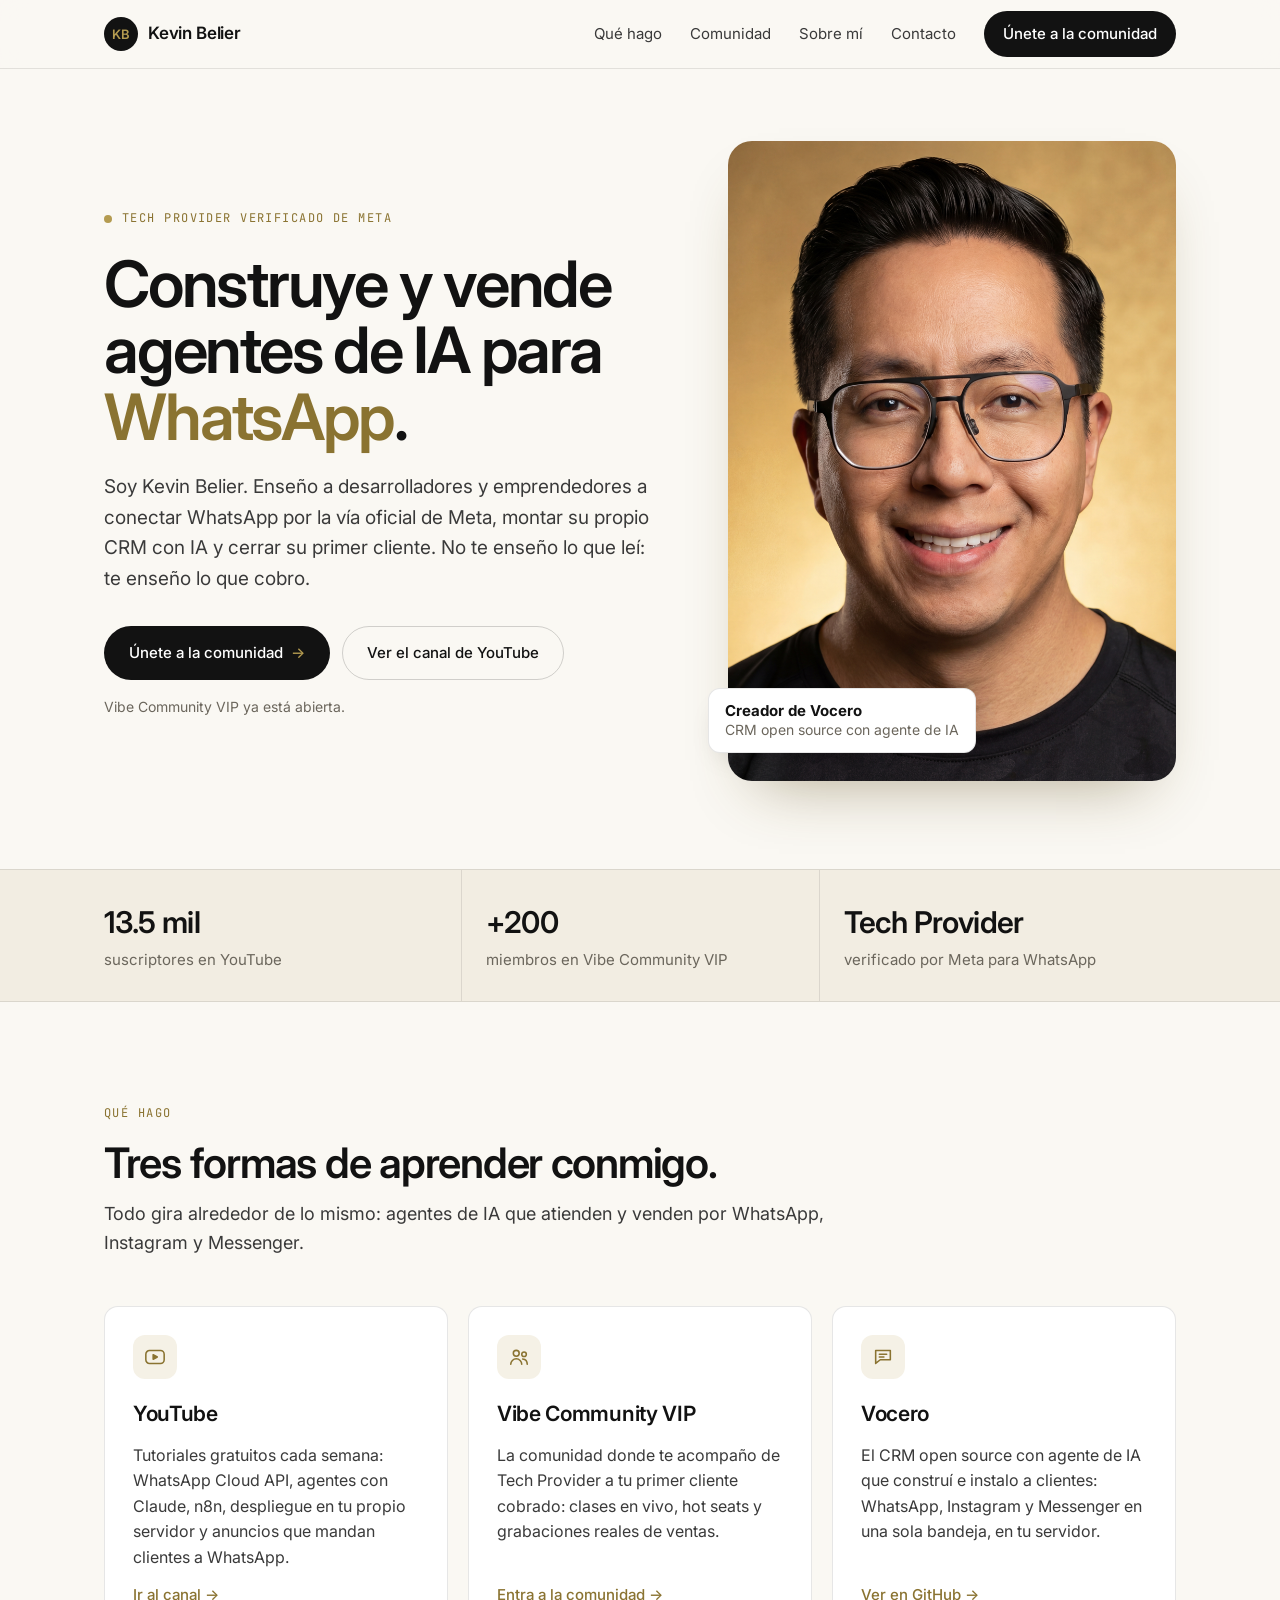
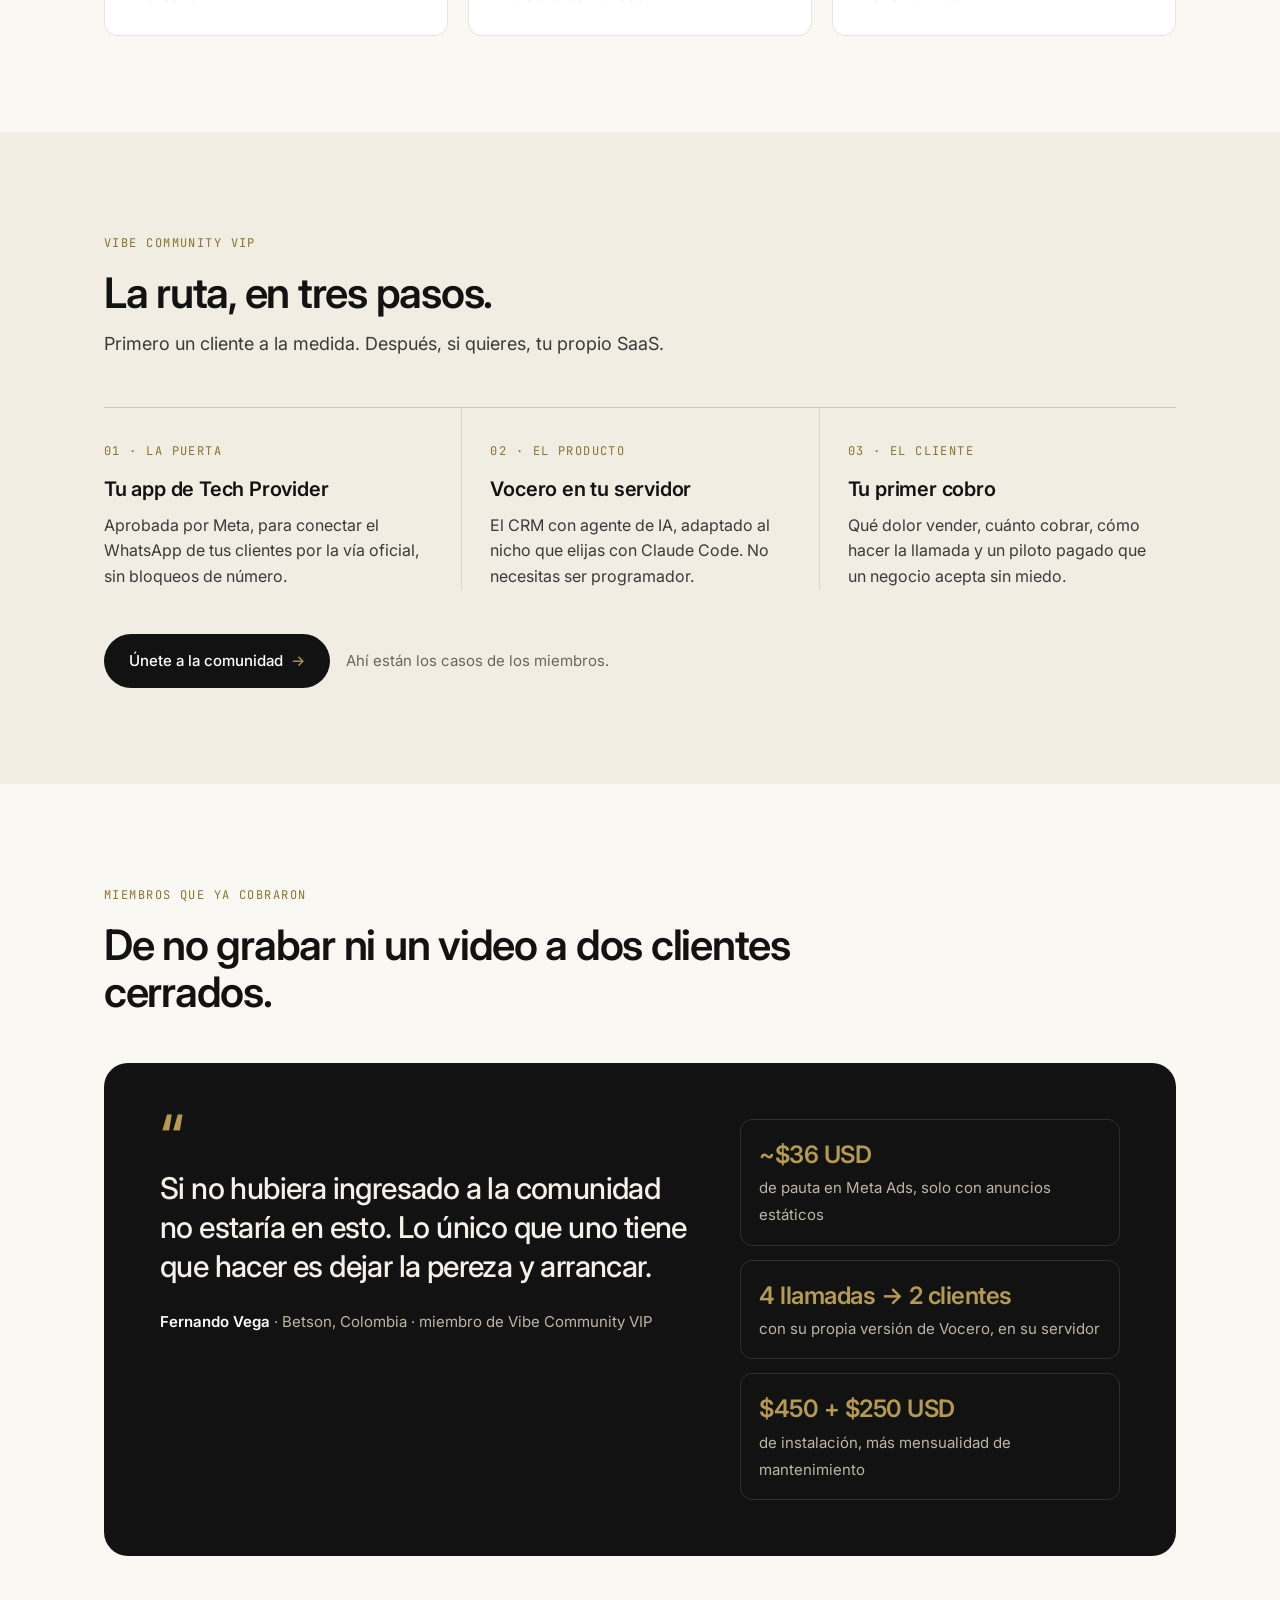
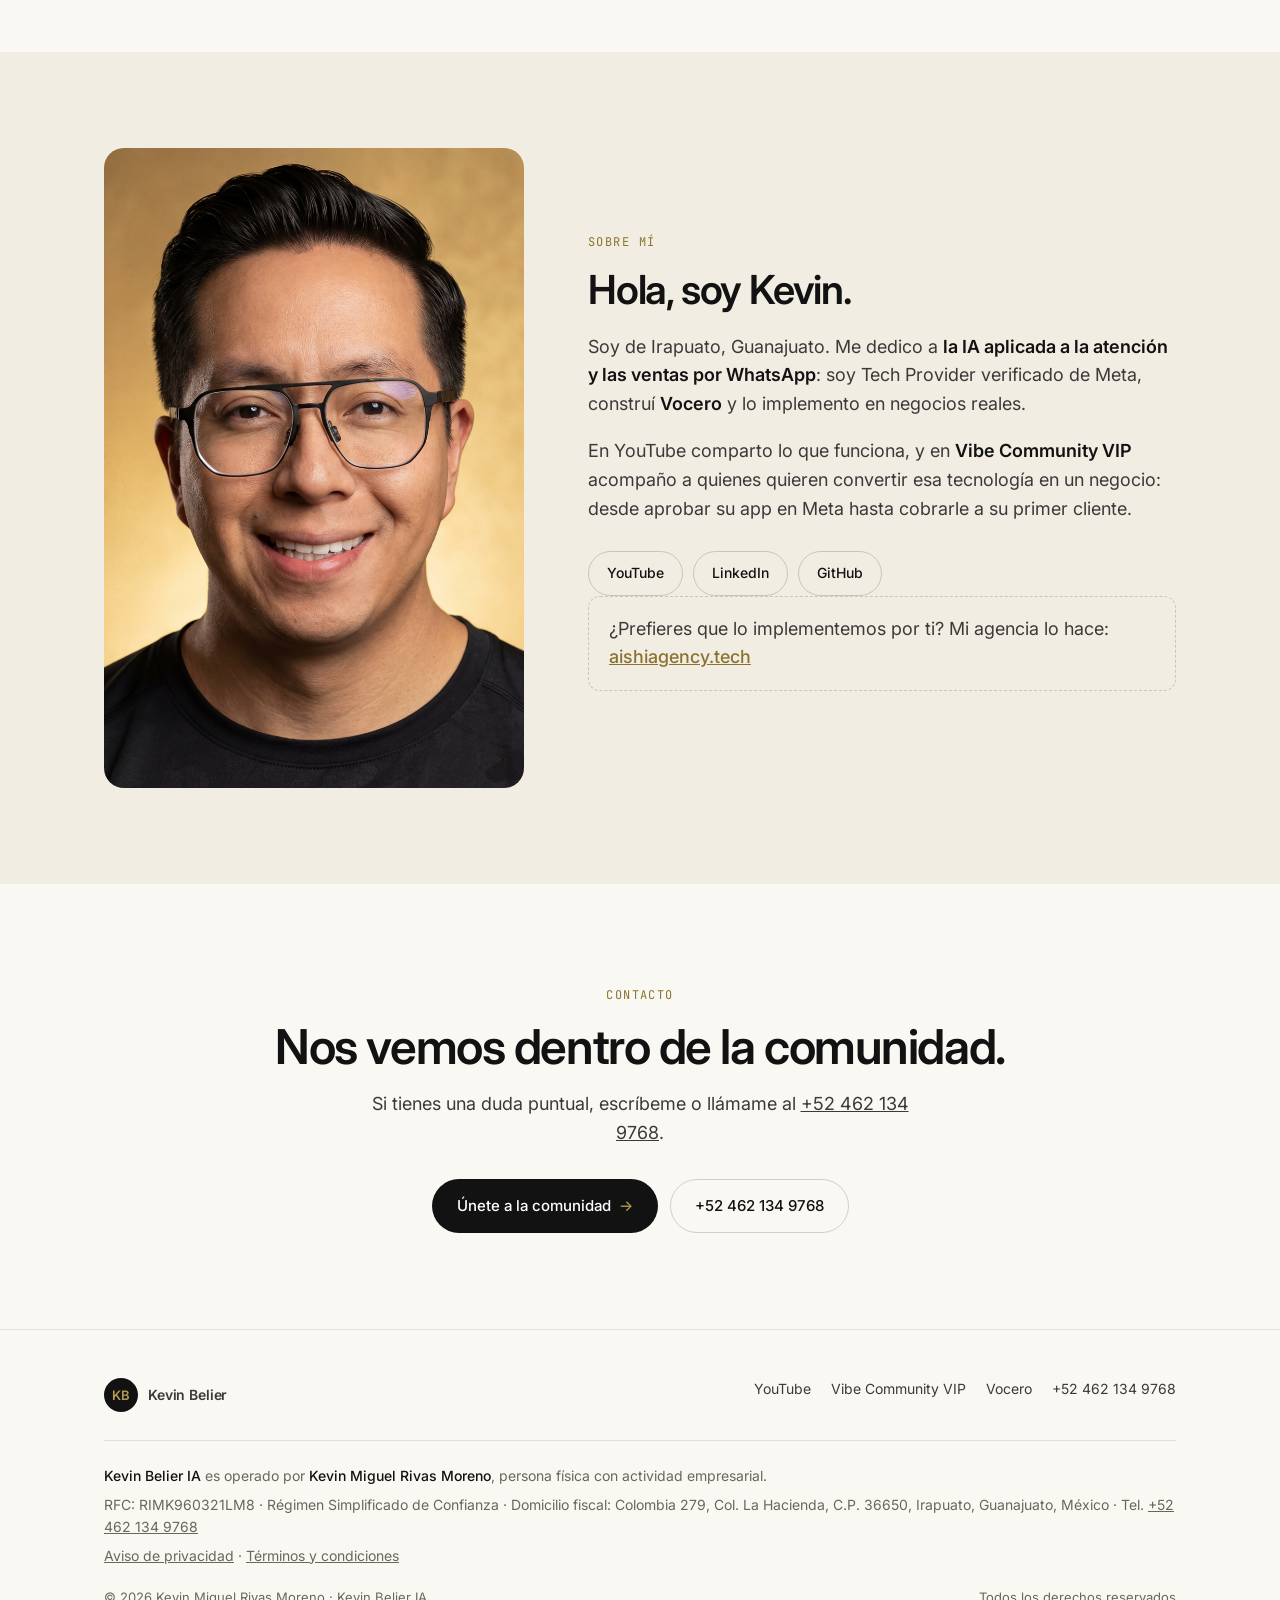
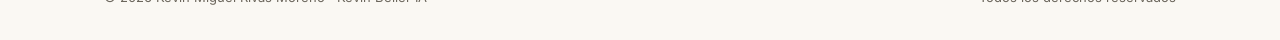
<file: index.html>
<!DOCTYPE html>
<html lang="es">
<head>
  <meta charset="UTF-8" />
  <meta name="viewport" content="width=device-width, initial-scale=1.0" />
  <title>Kevin Belier — IA aplicada a WhatsApp y Meta</title>
  <meta name="description" content="Kevin Belier: Tech Provider verificado de Meta, creador de Vocero y fundador de Vibe Community VIP. Te enseño a construir y vender agentes de IA para WhatsApp." />
  <link rel="canonical" href="https://kevinbelier.cloud/" />
  <meta name="facebook-domain-verification" content="0sxdfa99crf13tkqvoab6es8b2l35t" />
  <link rel="icon" href="data:image/svg+xml,%3Csvg xmlns='http://www.w3.org/2000/svg' viewBox='0 0 64 64'%3E%3Ccircle cx='32' cy='32' r='32' fill='%23121212'/%3E%3Ctext x='32' y='41' font-family='Arial,sans-serif' font-size='26' font-weight='700' fill='%23B49B50' text-anchor='middle'%3EKB%3C/text%3E%3C/svg%3E" />

  <meta property="og:title" content="Kevin Belier — IA aplicada a WhatsApp y Meta" />
  <meta property="og:description" content="Tech Provider verificado de Meta, creador de Vocero y fundador de Vibe Community VIP." />
  <meta property="og:image" content="https://kevinbelier.cloud/assets/kevin.png" />
  <meta property="og:url" content="https://kevinbelier.cloud/" />

  <link rel="preconnect" href="https://fonts.googleapis.com" />
  <link rel="preconnect" href="https://fonts.gstatic.com" crossorigin />
  <link href="https://fonts.googleapis.com/css2?family=Inter:wght@400;500;600&family=JetBrains+Mono:wght@400;500&display=swap" rel="stylesheet" />
  <link rel="stylesheet" href="/css/site.css?v=202609221118" />
  <script>document.documentElement.classList.add('js');</script>

  <script type="application/ld+json">
  {"@context":"https://schema.org","@type":"Person","name":"Kevin Belier","alternateName":"Kevin Belier IA","url":"https://kevinbelier.cloud/","image":"https://kevinbelier.cloud/assets/kevin.png","jobTitle":"Tech Provider de Meta y creador de contenido sobre IA","sameAs":["https://www.youtube.com/@KevinBelier","https://www.skool.com/vibe-community-vip","https://linkedin.com/in/kevinrivm","https://github.com/kevinrivm"],"telephone":"+52 462 134 9768","address":{"@type":"PostalAddress","streetAddress":"Colombia 279, Col. La Hacienda","addressLocality":"Irapuato","addressRegion":"Guanajuato","postalCode":"36650","addressCountry":"MX"}}
  </script>
</head>
<body>

  <!-- NAV -->
  <nav class="nav">
    <div class="shell nav-inner">
      <a href="/" class="brand" aria-label="Kevin Belier — inicio">
        <span class="brand-mark">KB</span>
        <span>Kevin Belier</span>
      </a>
      <button class="nav-toggle" id="navToggle" aria-label="Abrir menú" aria-expanded="false">
        <span></span><span></span><span></span>
      </button>
      <ul class="nav-links" id="navLinks">
        <li><a href="#que-hago">Qué hago</a></li>
        <li><a href="#comunidad">Comunidad</a></li>
        <li><a href="#sobre-mi">Sobre mí</a></li>
        <li><a href="#contacto">Contacto</a></li>
        <li><a href="/comunidad" class="btn btn-primary btn-sm">Únete a la comunidad</a></li>
      </ul>
    </div>
  </nav>

  <!-- HERO -->
  <header class="hero">
    <div class="shell hero-grid">
      <div>
        <span class="eyebrow mono reveal">Tech Provider verificado de Meta</span>
        <h1 class="reveal">Construye y vende agentes de IA para <span class="gold">WhatsApp</span>.</h1>
        <p class="hero-lede reveal">Soy Kevin Belier. Enseño a desarrolladores y emprendedores a conectar WhatsApp por la vía oficial de Meta, montar su propio CRM con IA y cerrar su primer cliente. No te enseño lo que leí: te enseño lo que cobro.</p>
        <div class="hero-actions reveal">
          <a href="/comunidad" class="btn btn-primary">Únete a la comunidad <span class="arrow">→</span></a>
          <a href="https://www.youtube.com/@KevinBelier" target="_blank" rel="noopener" class="btn btn-ghost">Ver el canal de YouTube</a>
        </div>
        <p class="hero-note reveal">Vibe Community VIP ya está abierta.</p>
      </div>
      <div class="hero-photo reveal">
        <img src="/assets/kevin.png" alt="Kevin Belier" width="640" height="640" />
        <div class="hero-badge">
          <strong>Creador de Vocero</strong>
          <span>CRM open source con agente de IA</span>
        </div>
      </div>
    </div>
  </header>

  <!-- STATS -->
  <section class="stats" aria-label="En números">
    <div class="shell stats-grid">
      <div class="stat"><span class="stat-num">13.5 mil</span><span class="stat-label">suscriptores en YouTube</span></div>
      <div class="stat"><span class="stat-num">+200</span><span class="stat-label">miembros en Vibe Community VIP</span></div>
      <div class="stat"><span class="stat-num">Tech Provider</span><span class="stat-label">verificado por Meta para WhatsApp</span></div>
    </div>
  </section>

  <!-- QUÉ HAGO -->
  <section class="section" id="que-hago">
    <div class="shell">
      <div class="section-head reveal">
        <span class="mono gold">Qué hago</span>
        <h2>Tres formas de aprender conmigo.</h2>
        <p>Todo gira alrededor de lo mismo: agentes de IA que atienden y venden por WhatsApp, Instagram y Messenger.</p>
      </div>

      <div class="cards">
        <article class="card reveal">
          <div class="card-icon"><svg viewBox="0 0 24 24" fill="none" stroke="currentColor" stroke-width="1.7" stroke-linecap="round" stroke-linejoin="round"><rect x="2" y="5" width="20" height="14" rx="4"/><path d="M10 9.5v5l4.5-2.5z" fill="currentColor"/></svg></div>
          <h3>YouTube</h3>
          <p>Tutoriales gratuitos cada semana: WhatsApp Cloud API, agentes con Claude, n8n, despliegue en tu propio servidor y anuncios que mandan clientes a WhatsApp.</p>
          <a class="card-link" href="https://www.youtube.com/@KevinBelier" target="_blank" rel="noopener">Ir al canal →</a>
        </article>

        <article class="card reveal">
          <div class="card-icon"><svg viewBox="0 0 24 24" fill="none" stroke="currentColor" stroke-width="1.7" stroke-linecap="round" stroke-linejoin="round"><circle cx="9" cy="8" r="3.2"/><path d="M3 20c0-3.3 2.7-6 6-6s6 2.7 6 6"/><circle cx="17.5" cy="9" r="2.5"/><path d="M16 14.2c2.9.3 5 2.6 5 5.8"/></svg></div>
          <h3>Vibe Community VIP</h3>
          <p>La comunidad donde te acompaño de Tech Provider a tu primer cliente cobrado: clases en vivo, hot seats y grabaciones reales de ventas.</p>
          <a class="card-link" href="/comunidad">Entra a la comunidad →</a>
        </article>

        <article class="card reveal">
          <div class="card-icon"><svg viewBox="0 0 24 24" fill="none" stroke="currentColor" stroke-width="1.7" stroke-linecap="round" stroke-linejoin="round"><path d="M4 5h16v10H9l-5 4z"/><path d="M8 9h8M8 12h5"/></svg></div>
          <h3>Vocero</h3>
          <p>El CRM open source con agente de IA que construí e instalo a clientes: WhatsApp, Instagram y Messenger en una sola bandeja, en tu servidor.</p>
          <a class="card-link" href="https://github.com/kevinrivm/vocero-crm" target="_blank" rel="noopener">Ver en GitHub →</a>
        </article>
      </div>
    </div>
  </section>

  <!-- COMUNIDAD / RUTA -->
  <section class="section section-alt" id="comunidad">
    <div class="shell">
      <div class="section-head reveal">
        <span class="mono gold">Vibe Community VIP</span>
        <h2>La ruta, en tres pasos.</h2>
        <p>Primero un cliente a la medida. Después, si quieres, tu propio SaaS.</p>
      </div>

      <div class="steps">
        <div class="step reveal">
          <span class="mono step-num">01 · La puerta</span>
          <h3>Tu app de Tech Provider</h3>
          <p>Aprobada por Meta, para conectar el WhatsApp de tus clientes por la vía oficial, sin bloqueos de número.</p>
        </div>
        <div class="step reveal">
          <span class="mono step-num">02 · El producto</span>
          <h3>Vocero en tu servidor</h3>
          <p>El CRM con agente de IA, adaptado al nicho que elijas con Claude Code. No necesitas ser programador.</p>
        </div>
        <div class="step reveal">
          <span class="mono step-num">03 · El cliente</span>
          <h3>Tu primer cobro</h3>
          <p>Qué dolor vender, cuánto cobrar, cómo hacer la llamada y un piloto pagado que un negocio acepta sin miedo.</p>
        </div>
      </div>

      <div class="steps-cta reveal">
        <a href="/comunidad" class="btn btn-primary">Únete a la comunidad <span class="arrow">→</span></a>
        <p>Ahí están los casos de los miembros.</p>
      </div>
    </div>
  </section>

  <!-- TESTIMONIO -->
  <section class="section" id="casos">
    <div class="shell">
      <div class="section-head reveal">
        <span class="mono gold">Miembros que ya cobraron</span>
        <h2>De no grabar ni un video a dos clientes cerrados.</h2>
      </div>

      <div class="testimonial reveal">
        <div>
          <blockquote>Si no hubiera ingresado a la comunidad no estaría en esto. Lo único que uno tiene que hacer es dejar la pereza y arrancar.</blockquote>
          <p class="testimonial-author"><strong>Fernando Vega</strong> · Betson, Colombia · miembro de Vibe Community VIP</p>
        </div>
        <ul class="testimonial-facts">
          <li><strong>~$36 USD</strong><span>de pauta en Meta Ads, solo con anuncios estáticos</span></li>
          <li><strong>4 llamadas → 2 clientes</strong><span>con su propia versión de Vocero, en su servidor</span></li>
          <li><strong>$450 + $250 USD</strong><span>de instalación, más mensualidad de mantenimiento</span></li>
        </ul>
      </div>
    </div>
  </section>

  <!-- SOBRE MÍ -->
  <section class="section section-alt" id="sobre-mi">
    <div class="shell about">
      <div class="about-photo reveal">
        <img src="/assets/kevin.png" alt="Kevin Belier" loading="lazy" width="640" height="640" />
      </div>
      <div class="about-text reveal">
        <span class="mono gold">Sobre mí</span>
        <h2 style="font-size:clamp(28px,3.6vw,40px);letter-spacing:-.03em;line-height:1.12;margin:14px 0 20px;font-weight:600">Hola, soy Kevin.</h2>
        <p>Soy de Irapuato, Guanajuato. Me dedico a <strong>la IA aplicada a la atención y las ventas por WhatsApp</strong>: soy Tech Provider verificado de Meta, construí <strong>Vocero</strong> y lo implemento en negocios reales.</p>
        <p>En YouTube comparto lo que funciona, y en <strong>Vibe Community VIP</strong> acompaño a quienes quieren convertir esa tecnología en un negocio: desde aprobar su app en Meta hasta cobrarle a su primer cliente.</p>
        <div class="about-links">
          <a class="btn btn-ghost btn-sm" href="https://www.youtube.com/@KevinBelier" target="_blank" rel="noopener">YouTube</a>
          <a class="btn btn-ghost btn-sm" href="https://linkedin.com/in/kevinrivm" target="_blank" rel="noopener">LinkedIn</a>
          <a class="btn btn-ghost btn-sm" href="https://github.com/kevinrivm" target="_blank" rel="noopener">GitHub</a>
        </div>
        <p class="agency-note">¿Prefieres que lo implementemos por ti? Mi agencia lo hace: <a href="https://aishiagency.tech" target="_blank" rel="noopener">aishiagency.tech</a></p>
      </div>
    </div>
  </section>

  <!-- CTA FINAL / CONTACTO -->
  <section class="section final-cta" id="contacto">
    <div class="shell reveal">
      <span class="mono gold">Contacto</span>
      <h2>Nos vemos dentro de la comunidad.</h2>
      <p>Si tienes una duda puntual, escríbeme o llámame al <a href="tel:+524621349768">+52 462 134 9768</a>.</p>
      <div class="hero-actions">
        <a href="/comunidad" class="btn btn-primary">Únete a la comunidad <span class="arrow">→</span></a>
        <a href="tel:+524621349768" class="btn btn-ghost">+52 462 134 9768</a>
      </div>
    </div>
  </section>

  <!-- FOOTER -->
  <footer class="footer">
    <div class="shell">
      <div class="footer-top">
        <a href="/" class="brand"><span class="brand-mark">KB</span><span>Kevin Belier</span></a>
        <ul>
          <li><a href="https://www.youtube.com/@KevinBelier" target="_blank" rel="noopener">YouTube</a></li>
          <li><a href="https://www.skool.com/vibe-community-vip" target="_blank" rel="noopener">Vibe Community VIP</a></li>
          <li><a href="https://github.com/kevinrivm/vocero-crm" target="_blank" rel="noopener">Vocero</a></li>
          <li><a href="tel:+524621349768">+52 462 134 9768</a></li>
        </ul>
      </div>
      <div class="footer-legal">
        <p><strong>Kevin Belier IA</strong> es operado por <strong>Kevin Miguel Rivas Moreno</strong>, persona física con actividad empresarial.</p>
        <p>RFC: RIMK960321LM8 · Régimen Simplificado de Confianza · Domicilio fiscal: Colombia 279, Col. La Hacienda, C.P. 36650, Irapuato, Guanajuato, México · Tel. <a href="tel:+524621349768">+52 462 134 9768</a></p>
        <p><a href="/aviso-de-privacidad/">Aviso de privacidad</a> · <a href="/terminos/">Términos y condiciones</a></p>
      </div>
      <div class="footer-bottom">
        <span>© 2026 Kevin Miguel Rivas Moreno · Kevin Belier IA</span>
        <span>Todos los derechos reservados</span>
      </div>
    </div>
  </footer>

  <script>
    (function () {
      var t = document.getElementById('navToggle'), l = document.getElementById('navLinks');
      t.addEventListener('click', function () {
        var open = l.classList.toggle('open');
        t.setAttribute('aria-expanded', open ? 'true' : 'false');
      });
      l.addEventListener('click', function (e) { if (e.target.tagName === 'A') l.classList.remove('open'); });
      var els = document.querySelectorAll('.reveal');
      if (!('IntersectionObserver' in window)) { els.forEach(function (el) { el.classList.add('in'); }); return; }
      var io = new IntersectionObserver(function (entries) {
        entries.forEach(function (en) { if (en.isIntersecting) { en.target.classList.add('in'); io.unobserve(en.target); } });
      }, { rootMargin: '0px 0px -8% 0px' });
      els.forEach(function (el) { io.observe(el); });
      setTimeout(function () { els.forEach(function (el) { el.classList.add('in'); }); }, 2500);
    })();
  </script>
</body>
</html>
</file>
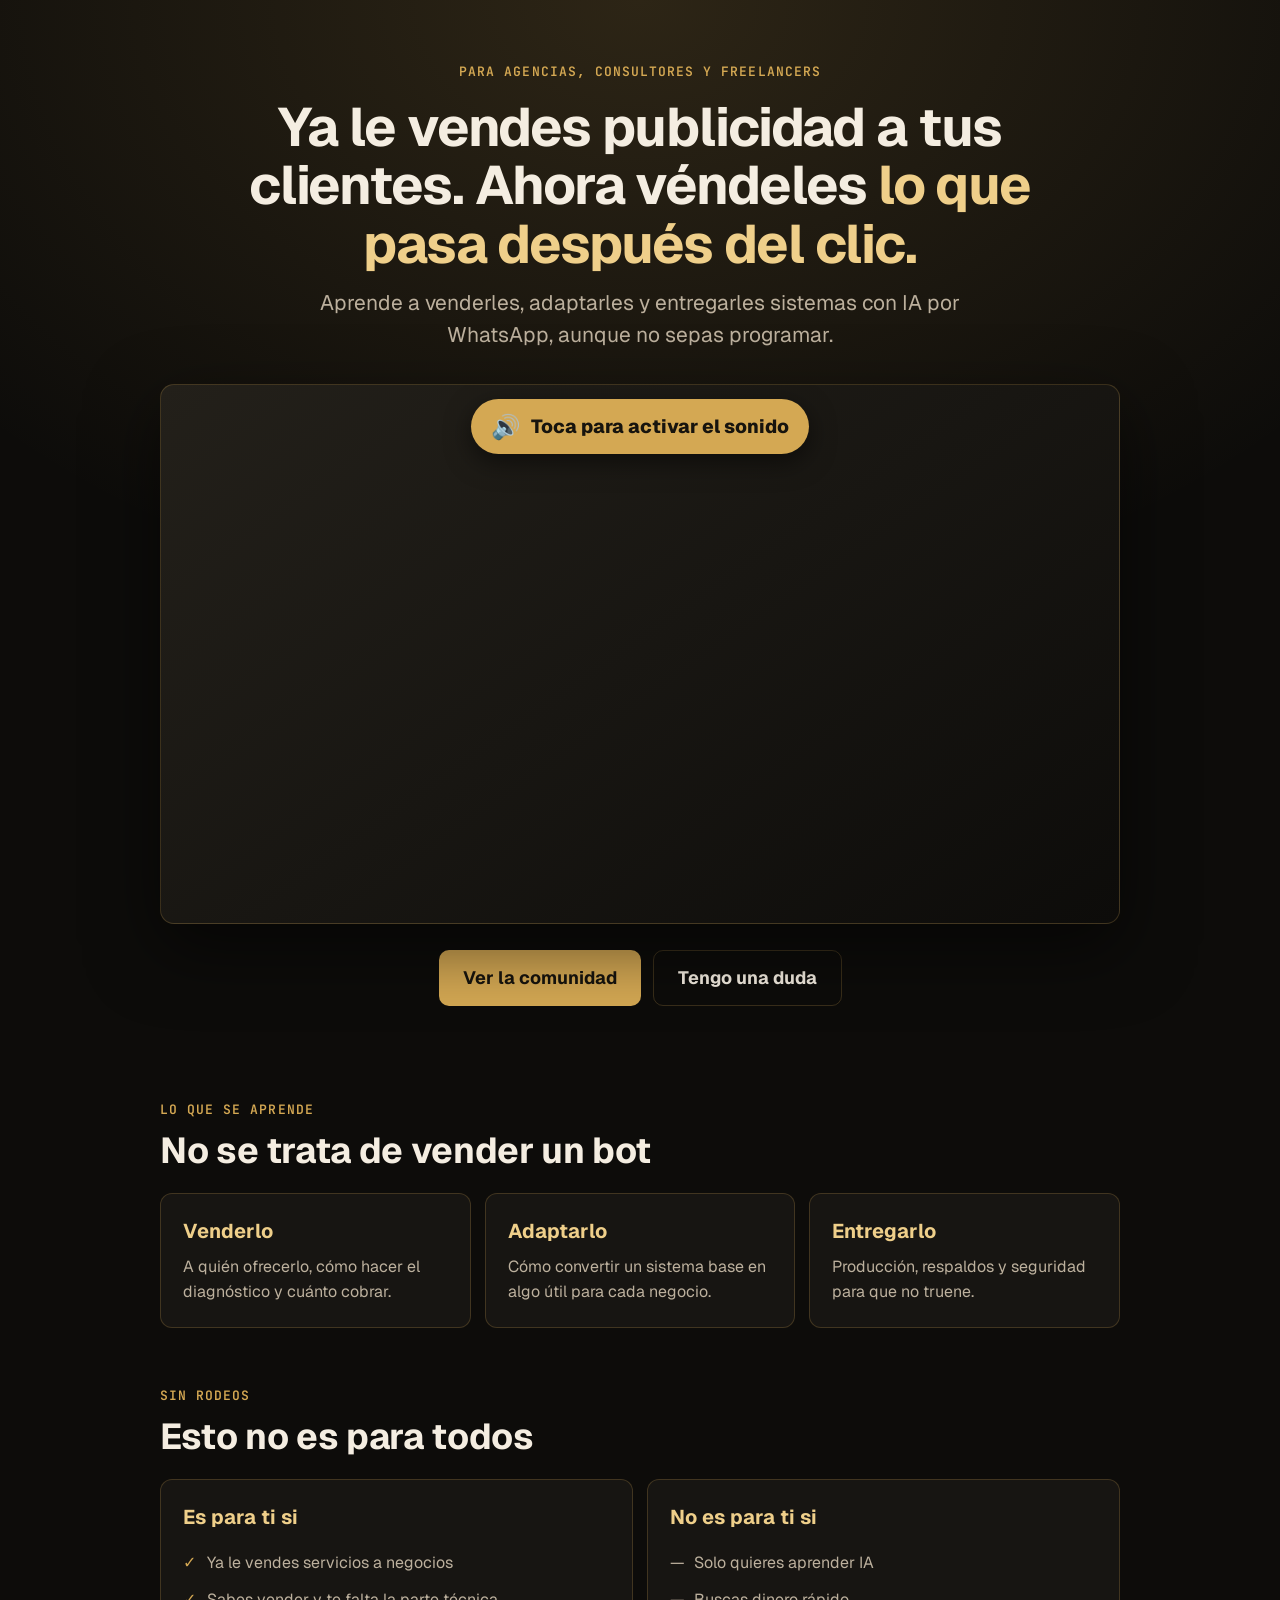
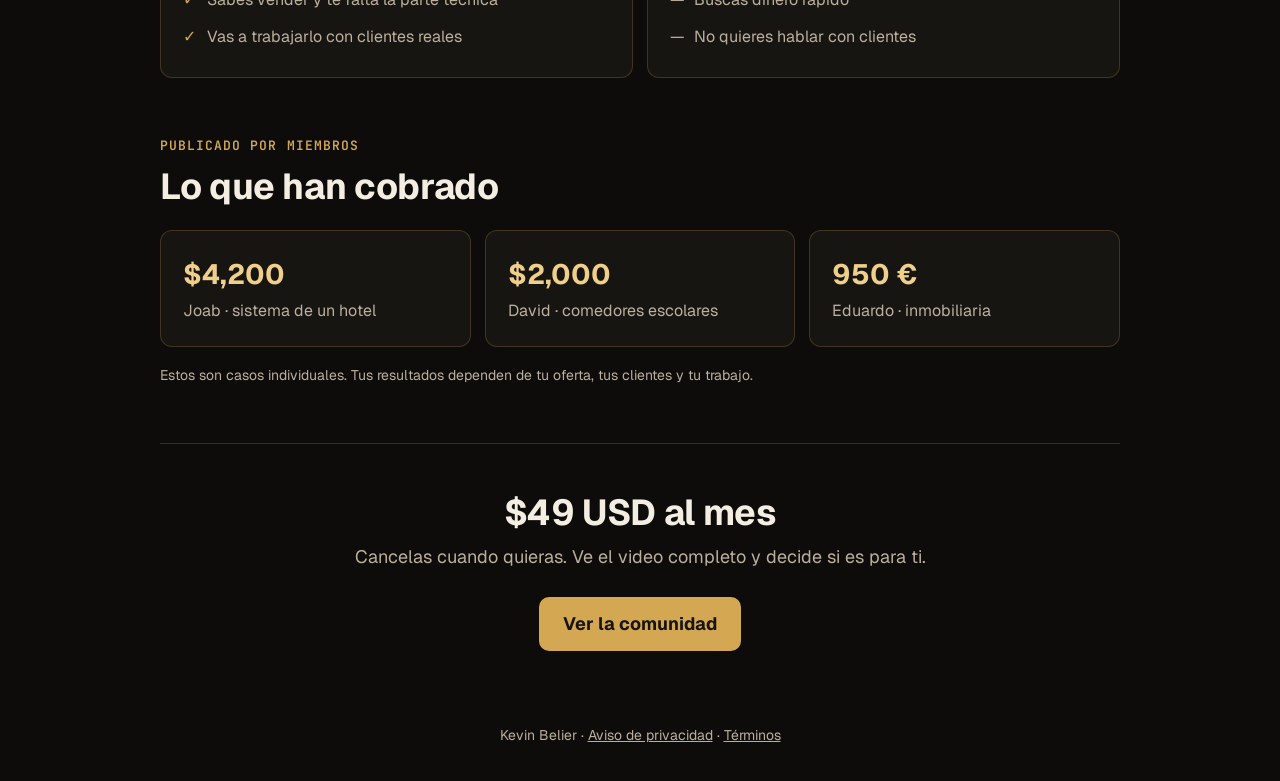
<file: agencias/index.html>
<!DOCTYPE html>
<html lang="es">
<head>
  <meta charset="UTF-8" />
  <meta name="viewport" content="width=device-width, initial-scale=1.0" />
  <!-- Meta Pixel Code -->
  <script>
  !function(f,b,e,v,n,t,s)
  {if(f.fbq)return;n=f.fbq=function(){n.callMethod?
  n.callMethod.apply(n,arguments):n.queue.push(arguments)};
  if(!f._fbq)f._fbq=n;n.push=n;n.loaded=!0;n.version='2.0';
  n.queue=[];t=b.createElement(e);t.async=!0;
  t.src=v;s=b.getElementsByTagName(e)[0];
  s.parentNode.insertBefore(t,s)}(window, document,'script',
  'https://connect.facebook.net/en_US/fbevents.js');
  fbq('init', '1043848984720523');
  fbq('track', 'PageView');
  </script>
  <!-- End Meta Pixel Code -->
  <title>Para agencias · Vibe Community VIP</title>
  <meta name="description" content="Si ya le vendes servicios a negocios, aprende a venderles, adaptarles y entregarles sistemas con IA por WhatsApp, aunque no sepas programar." />
  <link rel="canonical" href="https://kevinbelier.cloud/agencias" />
  <meta property="og:title" content="Lo que pasa después del clic" />
  <meta property="og:description" content="Aprende a vender, adaptar y entregar sistemas con IA por WhatsApp, aunque no sepas programar." />
  <meta property="og:url" content="https://kevinbelier.cloud/agencias" />
  <link rel="preconnect" href="https://fonts.googleapis.com" />
  <link rel="preconnect" href="https://fonts.gstatic.com" crossorigin />
  <link href="https://fonts.googleapis.com/css2?family=Geist:wght@400;500;600;700;800&family=JetBrains+Mono:wght@500;600&display=swap" rel="stylesheet" />
  <style>
    :root {
      --bg: #0d0c0a;
      --panel: #171512;
      --line: rgba(212, 168, 83, 0.22);
      --text: #f4ede1;
      --dim: #bcb09d;
      --gold: #d4a853;
      --gold-light: #efcf8a;
    }
    * { box-sizing: border-box; }
    html { scroll-behavior: smooth; }
    body {
      margin: 0; background: var(--bg); color: var(--text);
      font-family: Geist, system-ui, sans-serif; font-size: 18px; line-height: 1.55;
    }
    .shell { width: min(100% - 32px, 960px); margin-inline: auto; }
    .eyebrow { font: 600 13px/1.4 "JetBrains Mono", monospace; letter-spacing: .08em; text-transform: uppercase; color: var(--gold); }
    .gold { color: var(--gold-light); }
    header.hero { padding: 56px 0 28px; text-align: center; background: radial-gradient(70% 60% at 50% 0, rgba(212, 168, 83, .16), transparent); }
    h1 { margin: 14px auto; max-width: 820px; font-size: clamp(32px, 6vw, 54px); line-height: 1.08; letter-spacing: -.02em; }
    .lede { margin: 0 auto; max-width: 660px; color: var(--dim); font-size: clamp(18px, 2.4vw, 21px); }
    .video {
      position: relative; aspect-ratio: 16 / 9; margin: 32px auto 0; border: 1px solid var(--line);
      border-radius: 14px; overflow: hidden; background: linear-gradient(145deg, #23201a, #0d0c0a);
      box-shadow: 0 24px 70px rgba(0, 0, 0, .55);
    }
    .video iframe, #player { position: absolute; inset: 0; width: 100%; height: 100%; border: 0; }
    /* Toda el área del video activa el sonido; el aviso va arriba para no tapar los subtítulos */
    .play {
      position: absolute; inset: 0; z-index: 2; display: flex; align-items: flex-start; justify-content: center;
      width: 100%; padding: 14px 12px 0; border: 0; background: transparent; cursor: pointer;
    }
    .play[hidden] { display: none; }
    .play span {
      display: inline-flex; align-items: center; gap: 10px; padding: 12px 20px; border-radius: 999px;
      background: var(--gold); color: #17140e; font: 800 clamp(15px, 2.6vw, 19px) Geist, sans-serif;
      box-shadow: 0 8px 26px rgba(0, 0, 0, .5); animation: pulso 1.6s ease-in-out infinite;
    }
    .play span i { font-style: normal; font-size: 1.25em; }
    .play:hover span { background: var(--gold-light); }
    @keyframes pulso { 0%, 100% { transform: scale(1); } 50% { transform: scale(1.06); } }
    .play:focus-visible, .btn:focus-visible { outline: 3px solid var(--gold-light); outline-offset: 3px; }
    .actions { display: flex; flex-wrap: wrap; gap: 12px; justify-content: center; margin: 26px 0 8px; }
    .btn {
      display: inline-flex; align-items: center; justify-content: center; min-height: 54px; padding: 13px 24px;
      border-radius: 10px; font-weight: 700; text-decoration: none; text-align: center;
    }
    .btn.primary { background: var(--gold); color: #17140e; }
    .btn.primary:hover { background: var(--gold-light); }
    .btn.ghost { border: 1px solid var(--line); color: var(--text); }
    .btn.ghost:hover { border-color: var(--gold); }
    .note { margin: 8px 0 0; color: var(--dim); font-size: 15px; text-align: center; }
    section { padding: 52px 0 0; }
    h2 { margin: 8px 0 22px; font-size: clamp(26px, 4vw, 36px); line-height: 1.15; letter-spacing: -.01em; }
    .grid { display: grid; grid-template-columns: repeat(3, 1fr); gap: 14px; }
    .card { padding: 22px; border: 1px solid var(--line); border-radius: 12px; background: var(--panel); }
    .card h3 { margin: 0 0 8px; font-size: 20px; color: var(--gold-light); }
    .card p { margin: 0; color: var(--dim); font-size: 16px; }
    .fit { display: grid; grid-template-columns: 1fr 1fr; gap: 14px; }
    .fit ul { margin: 12px 0 0; padding: 0; list-style: none; color: var(--dim); font-size: 16px; }
    .fit li { padding: 6px 0 6px 24px; position: relative; }
    .fit li::before { position: absolute; left: 0; color: var(--gold); content: "✓"; }
    .fit .no li::before { color: var(--dim); content: "—"; }
    .cases { display: grid; grid-template-columns: repeat(3, 1fr); gap: 14px; }
    .case b { display: block; font-size: 28px; color: var(--gold-light); }
    .case span { color: var(--dim); font-size: 16px; }
    .legal { margin: 18px 0 0; color: var(--dim); font-size: 14px; }
    .closing { margin-top: 56px; padding: 40px 0 44px; text-align: center; border-top: 1px solid var(--line); }
    .closing h2 { margin-bottom: 10px; }
    .closing p { margin: 0 auto; max-width: 620px; color: var(--dim); }
    footer { padding: 22px 0 34px; color: var(--dim); font-size: 14px; text-align: center; }
    footer a { color: var(--dim); }
    @media (max-width: 760px) {
      body { font-size: 17px; }
      header.hero { padding-top: 40px; }
      .grid, .fit, .cases { grid-template-columns: 1fr; }
      .actions .btn { width: 100%; }
    }
    @media (prefers-reduced-motion: reduce) { html { scroll-behavior: auto; } .play span { animation: none; } }
  </style>
</head>
<body>
  <header class="hero">
    <div class="shell">
      <span class="eyebrow">Para agencias, consultores y freelancers</span>
      <h1>Ya le vendes publicidad a tus clientes. Ahora véndeles <span class="gold">lo que pasa después del clic.</span></h1>
      <p class="lede">Aprende a venderles, adaptarles y entregarles sistemas con IA por WhatsApp, aunque no sepas programar.</p>
      <div class="video" id="video">
        <div id="player"></div>
        <button type="button" class="play" id="play" aria-label="Activar el sonido del video">
          <span><i aria-hidden="true">🔊</i> Toca para activar el sonido</span>
        </button>
      </div>
      <div class="actions">
        <a class="btn primary" data-clic="comunidad" href="/comunidad">Ver la comunidad</a>
        <a class="btn ghost" data-clic="dudas" href="/dudas">Tengo una duda</a>
      </div>
    </div>
  </header>

  <main class="shell">
    <section>
      <span class="eyebrow">Lo que se aprende</span>
      <h2>No se trata de vender un bot</h2>
      <div class="grid">
        <article class="card"><h3>Venderlo</h3><p>A quién ofrecerlo, cómo hacer el diagnóstico y cuánto cobrar.</p></article>
        <article class="card"><h3>Adaptarlo</h3><p>Cómo convertir un sistema base en algo útil para cada negocio.</p></article>
        <article class="card"><h3>Entregarlo</h3><p>Producción, respaldos y seguridad para que no truene.</p></article>
      </div>
    </section>

    <section>
      <span class="eyebrow">Sin rodeos</span>
      <h2>Esto no es para todos</h2>
      <div class="fit">
        <article class="card">
          <h3>Es para ti si</h3>
          <ul>
            <li>Ya le vendes servicios a negocios</li>
            <li>Sabes vender y te falta la parte técnica</li>
            <li>Vas a trabajarlo con clientes reales</li>
          </ul>
        </article>
        <article class="card no">
          <h3>No es para ti si</h3>
          <ul>
            <li>Solo quieres aprender IA</li>
            <li>Buscas dinero rápido</li>
            <li>No quieres hablar con clientes</li>
          </ul>
        </article>
      </div>
    </section>

    <section>
      <span class="eyebrow">Publicado por miembros</span>
      <h2>Lo que han cobrado</h2>
      <div class="cases">
        <article class="card case"><b>$4,200</b><span>Joab · sistema de un hotel</span></article>
        <article class="card case"><b>$2,000</b><span>David · comedores escolares</span></article>
        <article class="card case"><b>950 €</b><span>Eduardo · inmobiliaria</span></article>
      </div>
      <p class="legal">Estos son casos individuales. Tus resultados dependen de tu oferta, tus clientes y tu trabajo.</p>
    </section>

    <section class="closing">
      <h2>$49 USD al mes</h2>
      <p>Cancelas cuando quieras. Ve el video completo y decide si es para ti.</p>
      <div class="actions">
        <a class="btn primary" data-clic="comunidad" href="/comunidad">Ver la comunidad</a>
      </div>
    </section>
  </main>

  <footer>
    <div class="shell">Kevin Belier · <a href="/aviso-de-privacidad">Aviso de privacidad</a> · <a href="/terminos">Términos</a></div>
  </footer>

  <script>
    // Un VSL por gancho: el anuncio manda ?v=a|b|c (o utm_content=ad-a / vsl-a); sin dato, va el A
    var VIDEOS = { a: 'NAMa7ePBEBk', b: '5MiDVm4-BDw', c: 'DaT-C9gu1lc' };
    var q = new URLSearchParams(location.search);
    var marca = ((q.get('v') || '') + ' ' + (q.get('utm_content') || '')).toLowerCase().match(/(?:^|[\s-])([abc])(?:\s|$)/);
    var GANCHO = marca ? marca[1] : 'a';
    var VIDEO_ID = VIDEOS[GANCHO];
    // El navegador no deja arrancar con sonido: arranca en silencio y, al tocar, reinicia desde 0 con audio
    var boton = document.getElementById('play');
    var player = null, listo = false, pidio = false;
    function conSonido() {
      boton.hidden = true;
      player.unMute(); player.setVolume(100); player.seekTo(0, true); player.playVideo();
      if (window.fbq) fbq('track', 'ViewContent', { content_name: 'vsl-' + GANCHO });
    }
    boton.addEventListener('click', function () {
      if (listo) conSonido(); else pidio = true;
    });
    window.onYouTubeIframeAPIReady = function () {
      player = new YT.Player('player', {
        host: 'https://www.youtube-nocookie.com',
        videoId: VIDEO_ID,
        playerVars: { autoplay: 1, mute: 1, playsinline: 1, rel: 0, modestbranding: 1, cc_load_policy: 0 },
        events: {
          onReady: function (e) {
            e.target.mute(); e.target.playVideo();
            listo = true; if (pidio) conSonido();
          }
        }
      });
      var f = document.querySelector('#video iframe');
      if (f) f.title = 'Lo que hay dentro de Vibe Community VIP';
    };
    // Cuánto ven de verdad, con o sin sonido: segundos de reproducción acumulados (no la posición, que se reinicia al activar el sonido)
    var visto = 0, marcas = { s30: false, mitad: false };
    setInterval(function () {
      if (!player || !player.getPlayerState || player.getPlayerState() !== 1) return;
      visto += 1;
      var datos = { content_name: 'vsl-' + GANCHO, sonido: player.isMuted() ? 'no' : 'si' };
      if (!marcas.s30 && visto >= 30) { marcas.s30 = true; if (window.fbq) fbq('trackCustom', 'Video30s', datos); }
      var dur = player.getDuration ? player.getDuration() : 0;
      if (!marcas.mitad && dur > 0 && visto >= dur / 2) { marcas.mitad = true; if (window.fbq) fbq('trackCustom', 'VideoMitad', datos); }
    }, 1000);
    var api = document.createElement('script');
    api.src = 'https://www.youtube.com/iframe_api';
    document.head.appendChild(api);
    document.querySelectorAll('[data-clic]').forEach(function (enlace) {
      enlace.addEventListener('click', function () {
        var evento = enlace.dataset.clic === 'comunidad' ? 'ClicComunidad' : 'ClicDudas';
        if (window.fbq) fbq('trackCustom', evento);
      });
    });
  </script>
</body>
</html>
</file>
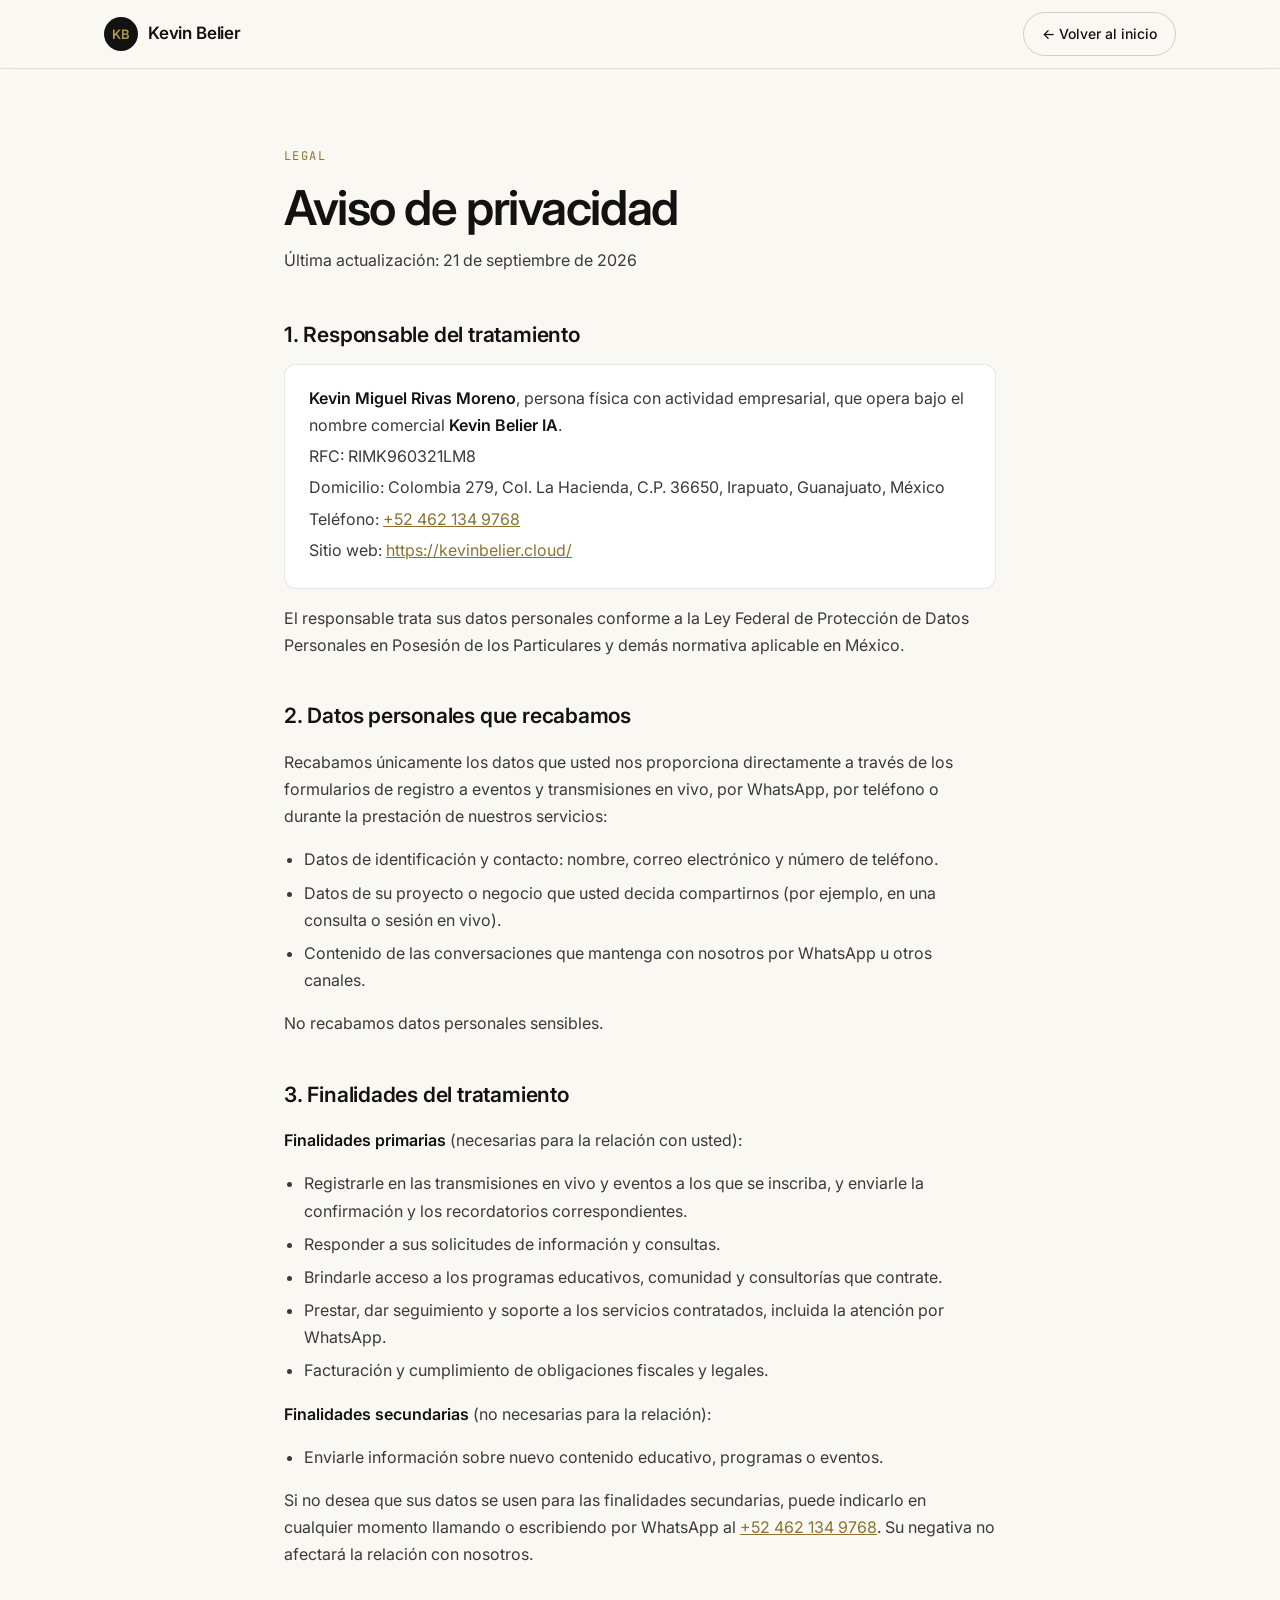
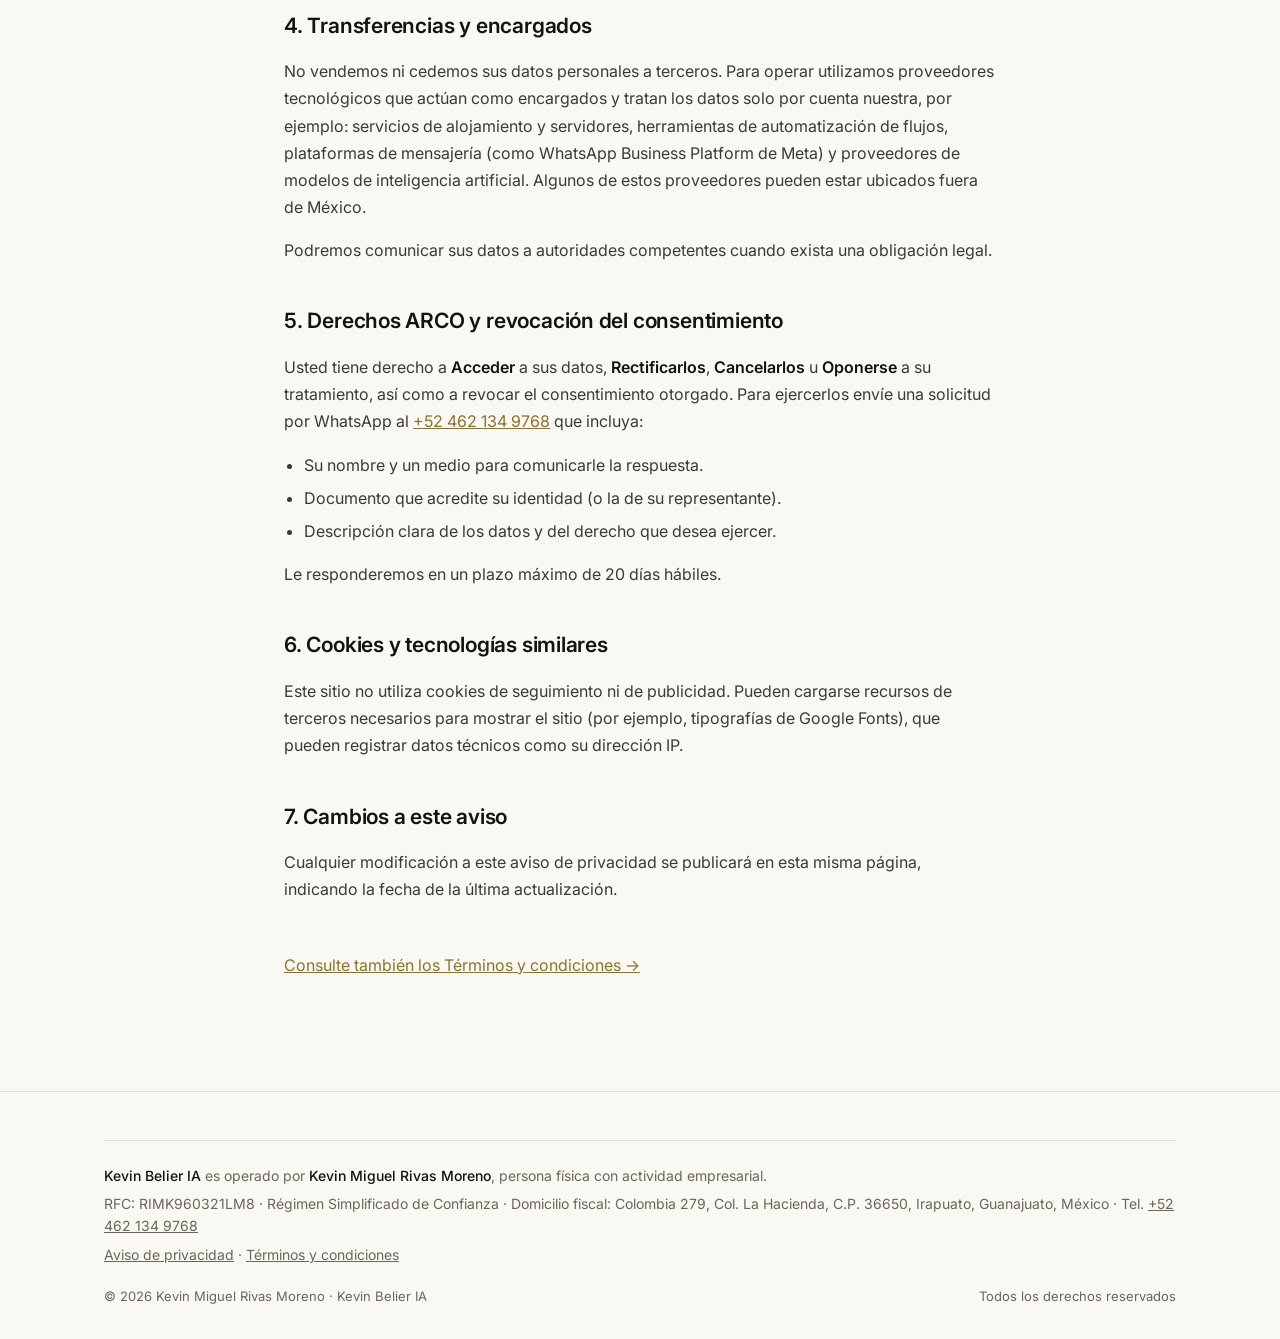
<file: aviso-de-privacidad/index.html>
<!DOCTYPE html>
<html lang="es">
<head>
  <meta charset="UTF-8" />
  <meta name="viewport" content="width=device-width, initial-scale=1.0" />
  <meta name="description" content="Aviso de privacidad de Kevin Belier IA, operado por Kevin Miguel Rivas Moreno." />
  <title>Aviso de privacidad — Kevin Belier IA</title>
  <link rel="canonical" href="https://kevinbelier.cloud/aviso-de-privacidad/" />

  <link rel="icon" href="data:image/svg+xml,%3Csvg xmlns='http://www.w3.org/2000/svg' viewBox='0 0 64 64'%3E%3Ccircle cx='32' cy='32' r='32' fill='%23121212'/%3E%3Ctext x='32' y='41' font-family='Arial,sans-serif' font-size='26' font-weight='700' fill='%23B49B50' text-anchor='middle'%3EKB%3C/text%3E%3C/svg%3E" />
  <link rel="preconnect" href="https://fonts.googleapis.com" />
  <link rel="preconnect" href="https://fonts.gstatic.com" crossorigin />
  <link href="https://fonts.googleapis.com/css2?family=Inter:wght@400;500;600&family=JetBrains+Mono:wght@400;500&display=swap" rel="stylesheet" />
  <link rel="stylesheet" href="/css/site.css?v=202609221118" />
</head>
<body>

  <nav class="nav">
    <div class="shell nav-inner">
      <a href="/" class="brand" aria-label="Kevin Belier — inicio">
        <span class="brand-mark">KB</span>
        <span>Kevin Belier</span>
      </a>
      <a href="/" class="btn btn-ghost btn-sm">← Volver al inicio</a>
    </div>
  </nav>

  <main class="legal">
    <div class="shell legal-inner">
      <span class="mono gold">Legal</span>
      <h1>Aviso de privacidad</h1>
      <p class="legal-updated">Última actualización: 21 de septiembre de 2026</p>

      <h2>1. Responsable del tratamiento</h2>
      <div class="legal-card">
        <p><strong>Kevin Miguel Rivas Moreno</strong>, persona física con actividad empresarial, que opera bajo el nombre comercial <strong>Kevin Belier IA</strong>.</p>
        <p>RFC: RIMK960321LM8</p>
        <p>Domicilio: Colombia 279, Col. La Hacienda, C.P. 36650, Irapuato, Guanajuato, México</p>
        <p>Teléfono: <a href="tel:+524621349768">+52 462 134 9768</a></p>
        <p>Sitio web: <a href="https://kevinbelier.cloud/">https://kevinbelier.cloud/</a></p>
      </div>
      <p>El responsable trata sus datos personales conforme a la Ley Federal de Protección de Datos Personales en Posesión de los Particulares y demás normativa aplicable en México.</p>

      <h2>2. Datos personales que recabamos</h2>
      <p>Recabamos únicamente los datos que usted nos proporciona directamente a través de los formularios de registro a eventos y transmisiones en vivo, por WhatsApp, por teléfono o durante la prestación de nuestros servicios:</p>
      <ul>
        <li>Datos de identificación y contacto: nombre, correo electrónico y número de teléfono.</li>
        <li>Datos de su proyecto o negocio que usted decida compartirnos (por ejemplo, en una consulta o sesión en vivo).</li>
        <li>Contenido de las conversaciones que mantenga con nosotros por WhatsApp u otros canales.</li>
      </ul>
      <p>No recabamos datos personales sensibles.</p>

      <h2>3. Finalidades del tratamiento</h2>
      <p><strong>Finalidades primarias</strong> (necesarias para la relación con usted):</p>
      <ul>
        <li>Registrarle en las transmisiones en vivo y eventos a los que se inscriba, y enviarle la confirmación y los recordatorios correspondientes.</li>
        <li>Responder a sus solicitudes de información y consultas.</li>
        <li>Brindarle acceso a los programas educativos, comunidad y consultorías que contrate.</li>
        <li>Prestar, dar seguimiento y soporte a los servicios contratados, incluida la atención por WhatsApp.</li>
        <li>Facturación y cumplimiento de obligaciones fiscales y legales.</li>
      </ul>
      <p><strong>Finalidades secundarias</strong> (no necesarias para la relación):</p>
      <ul>
        <li>Enviarle información sobre nuevo contenido educativo, programas o eventos.</li>
      </ul>
      <p>Si no desea que sus datos se usen para las finalidades secundarias, puede indicarlo en cualquier momento llamando o escribiendo por WhatsApp al <a href="tel:+524621349768">+52 462 134 9768</a>. Su negativa no afectará la relación con nosotros.</p>

      <h2>4. Transferencias y encargados</h2>
      <p>No vendemos ni cedemos sus datos personales a terceros. Para operar utilizamos proveedores tecnológicos que actúan como encargados y tratan los datos solo por cuenta nuestra, por ejemplo: servicios de alojamiento y servidores, herramientas de automatización de flujos, plataformas de mensajería (como WhatsApp Business Platform de Meta) y proveedores de modelos de inteligencia artificial. Algunos de estos proveedores pueden estar ubicados fuera de México.</p>
      <p>Podremos comunicar sus datos a autoridades competentes cuando exista una obligación legal.</p>

      <h2>5. Derechos ARCO y revocación del consentimiento</h2>
      <p>Usted tiene derecho a <strong>Acceder</strong> a sus datos, <strong>Rectificarlos</strong>, <strong>Cancelarlos</strong> u <strong>Oponerse</strong> a su tratamiento, así como a revocar el consentimiento otorgado. Para ejercerlos envíe una solicitud por WhatsApp al <a href="tel:+524621349768">+52 462 134 9768</a> que incluya:</p>
      <ul>
        <li>Su nombre y un medio para comunicarle la respuesta.</li>
        <li>Documento que acredite su identidad (o la de su representante).</li>
        <li>Descripción clara de los datos y del derecho que desea ejercer.</li>
      </ul>
      <p>Le responderemos en un plazo máximo de 20 días hábiles.</p>

      <h2>6. Cookies y tecnologías similares</h2>
      <p>Este sitio no utiliza cookies de seguimiento ni de publicidad. Pueden cargarse recursos de terceros necesarios para mostrar el sitio (por ejemplo, tipografías de Google Fonts), que pueden registrar datos técnicos como su dirección IP.</p>

      <h2>7. Cambios a este aviso</h2>
      <p>Cualquier modificación a este aviso de privacidad se publicará en esta misma página, indicando la fecha de la última actualización.</p>

      <p style="margin-top:48px"><a href="/terminos/">Consulte también los Términos y condiciones →</a></p>
    </div>
  </main>

  <footer class="footer">
    <div class="shell">
      <div class="footer-legal">
        <p><strong>Kevin Belier IA</strong> es operado por <strong>Kevin Miguel Rivas Moreno</strong>, persona física con actividad empresarial.</p>
        <p>RFC: RIMK960321LM8 · Régimen Simplificado de Confianza · Domicilio fiscal: Colombia 279, Col. La Hacienda, C.P. 36650, Irapuato, Guanajuato, México · Tel. <a href="tel:+524621349768">+52 462 134 9768</a></p>
        <p><a href="/aviso-de-privacidad/">Aviso de privacidad</a> · <a href="/terminos/">Términos y condiciones</a></p>
      </div>
      <div class="footer-bottom">
        <span>© 2026 Kevin Miguel Rivas Moreno · Kevin Belier IA</span>
        <span>Todos los derechos reservados</span>
      </div>
    </div>
  </footer>

</body>
</html>
</file>
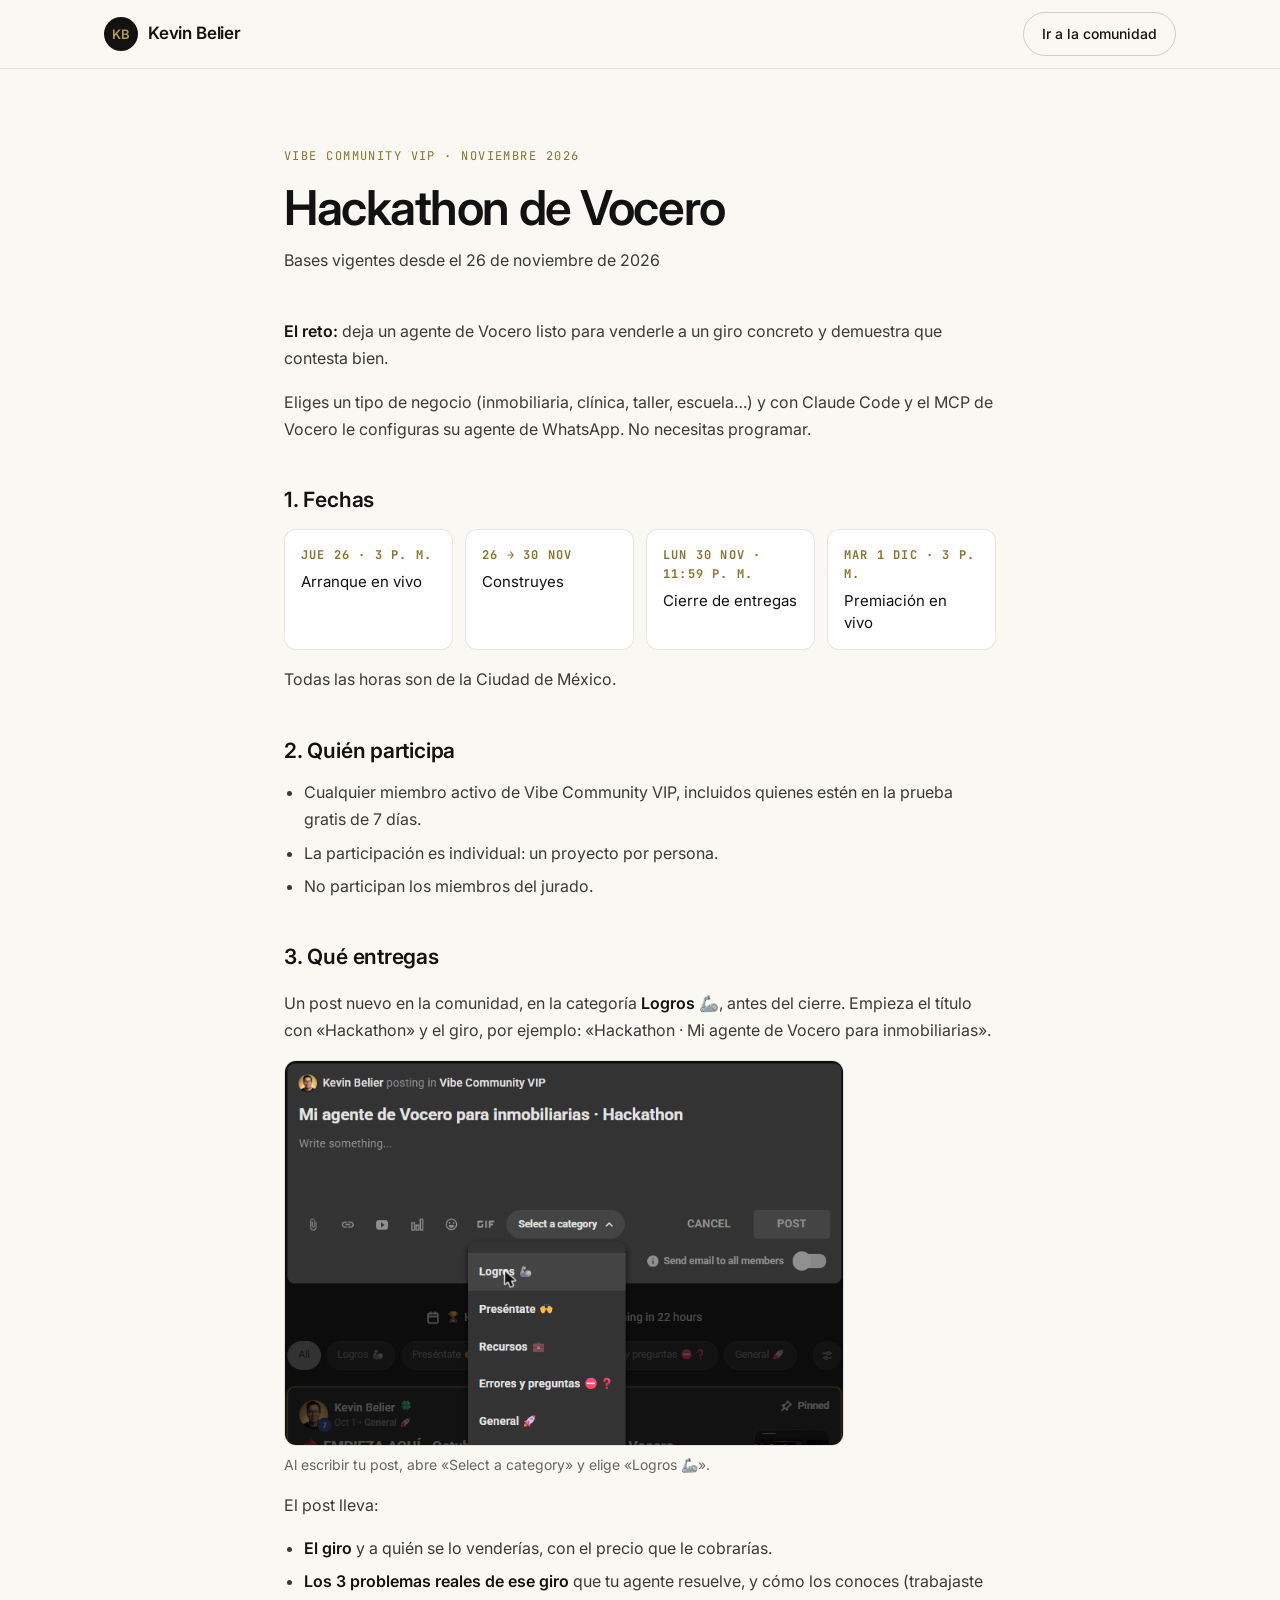
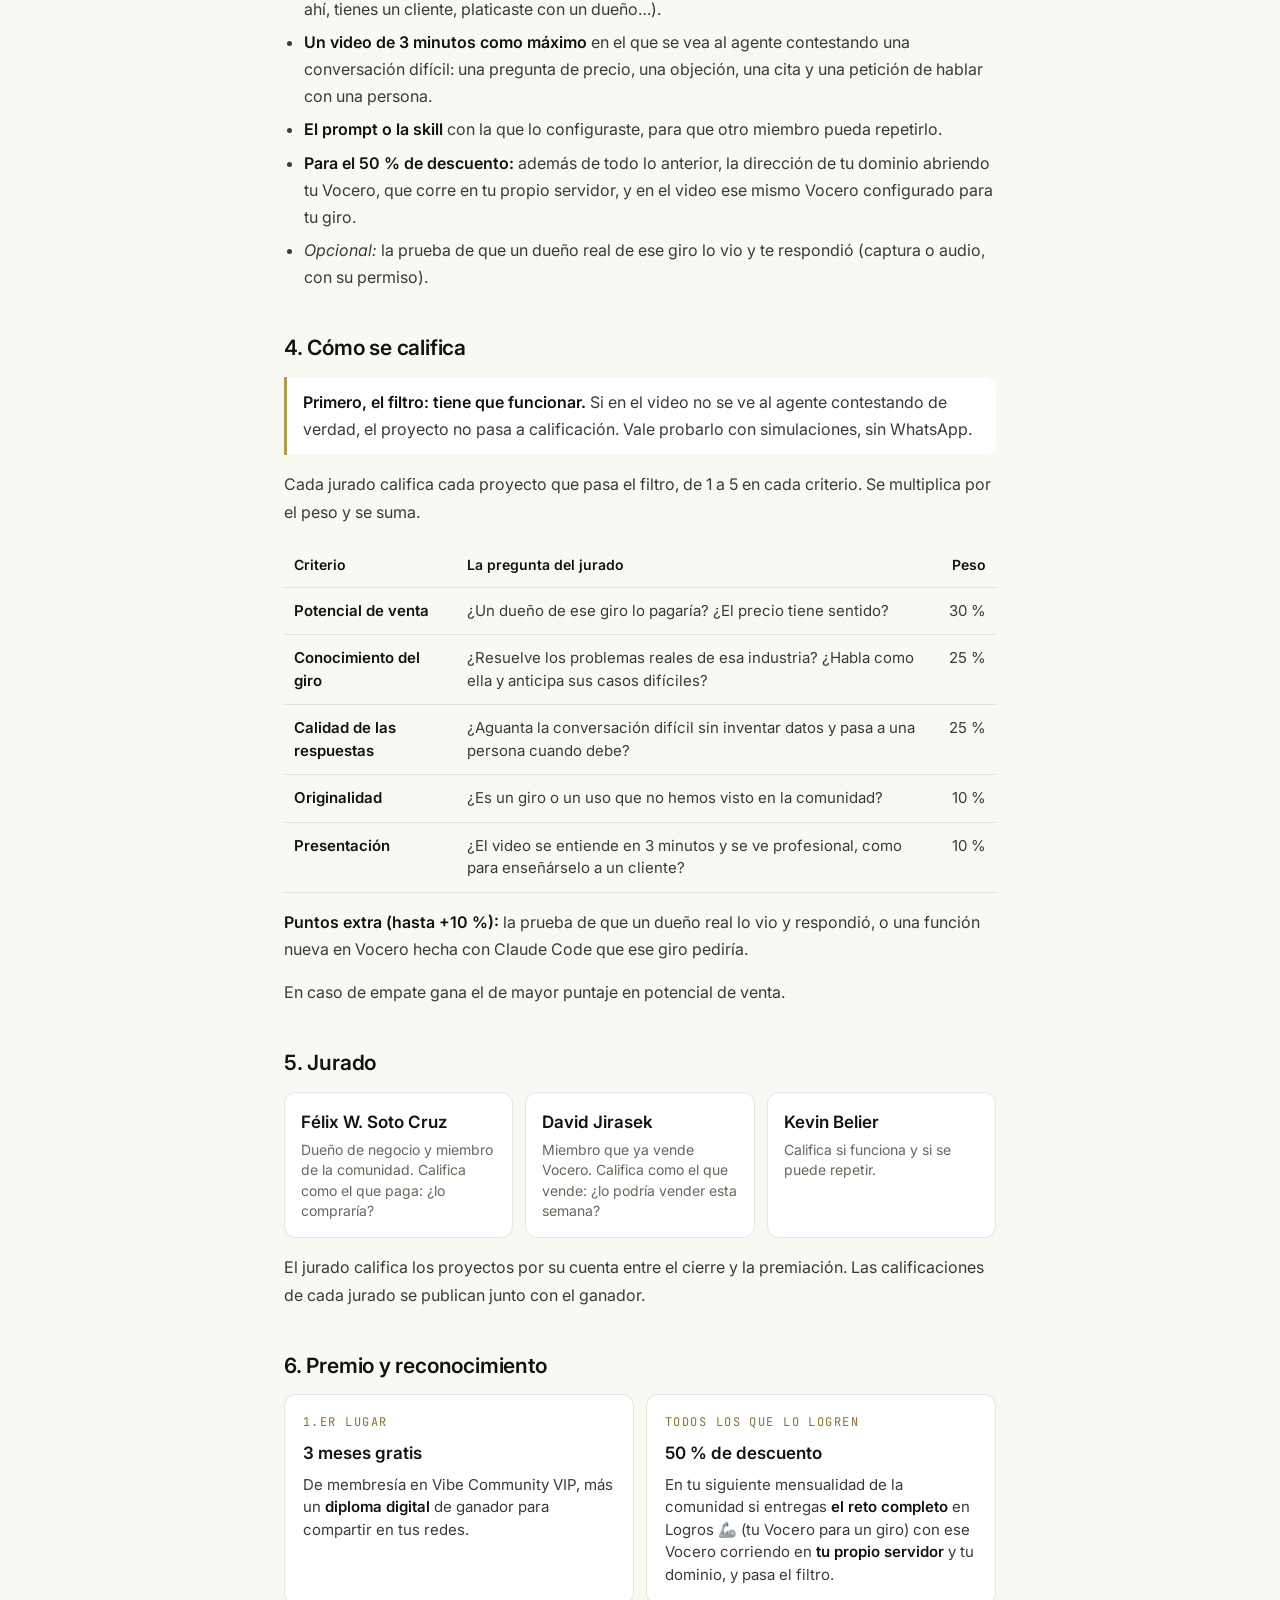
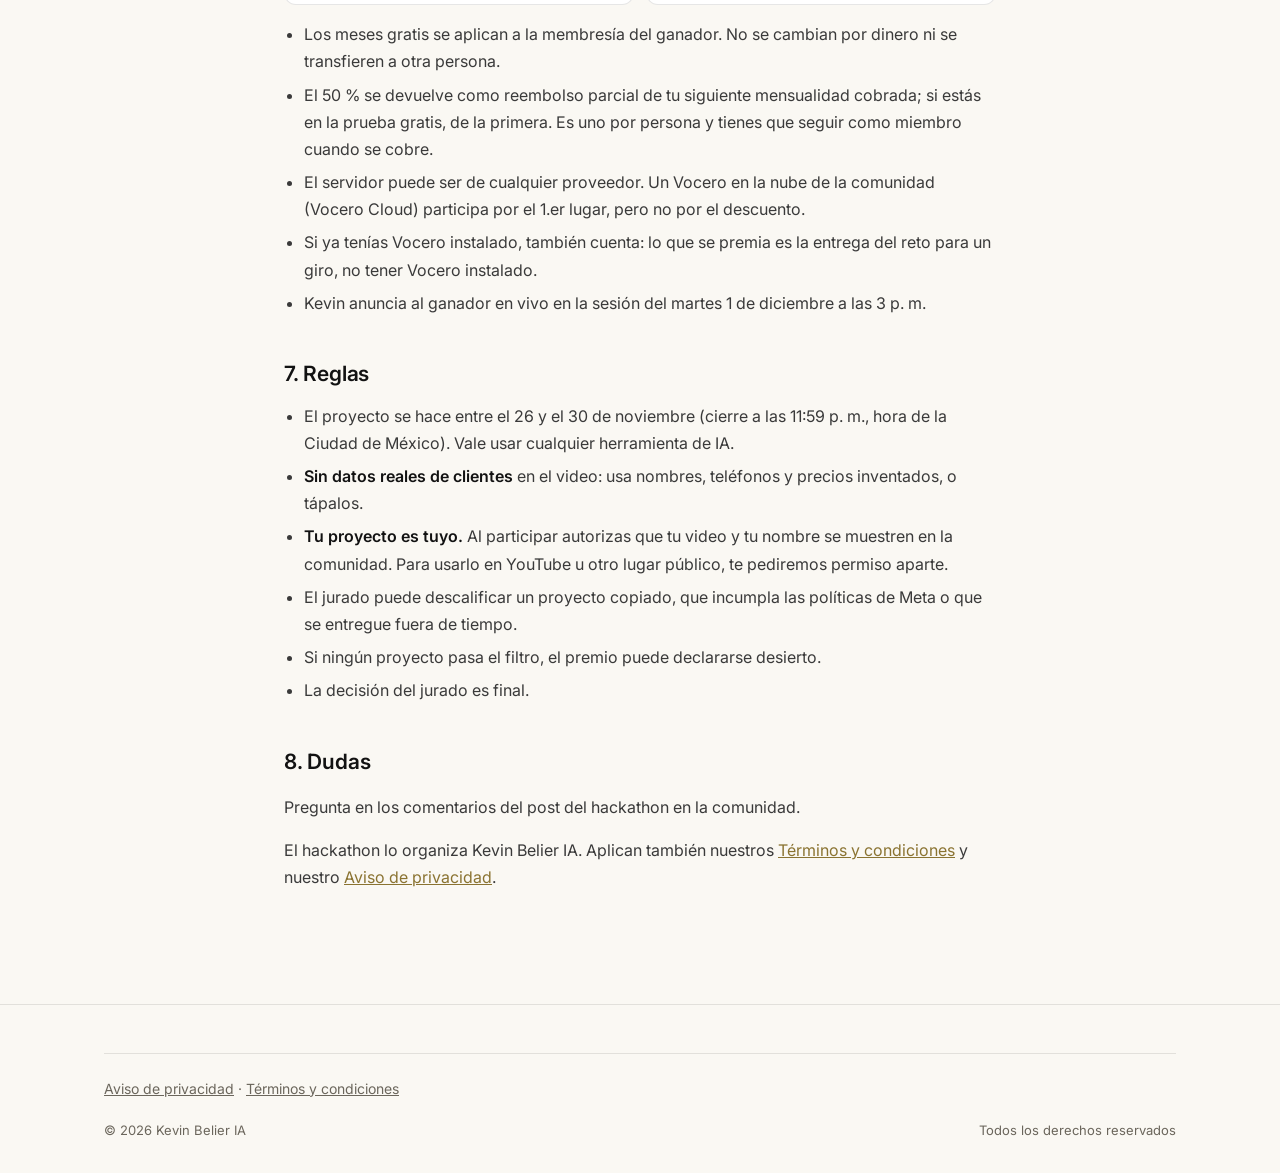
<file: hackathon/index.html>
<!DOCTYPE html>
<html lang="es">
<head>
  <meta charset="UTF-8" />
  <meta name="viewport" content="width=device-width, initial-scale=1.0" />
  <meta name="description" content="Bases, criterios y jurado del Hackathon de Vocero de Vibe Community VIP, del 26 al 30 de noviembre de 2026." />
  <title>Hackathon de Vocero — Kevin Belier IA</title>
  <link rel="canonical" href="https://kevinbelier.cloud/hackathon/" />
  <meta name="robots" content="noindex" />

  <link rel="icon" href="data:image/svg+xml,%3Csvg xmlns='http://www.w3.org/2000/svg' viewBox='0 0 64 64'%3E%3Ccircle cx='32' cy='32' r='32' fill='%23121212'/%3E%3Ctext x='32' y='41' font-family='Arial,sans-serif' font-size='26' font-weight='700' fill='%23B49B50' text-anchor='middle'%3EKB%3C/text%3E%3C/svg%3E" />
  <link rel="preconnect" href="https://fonts.googleapis.com" />
  <link rel="preconnect" href="https://fonts.gstatic.com" crossorigin />
  <link href="https://fonts.googleapis.com/css2?family=Inter:wght@400;500;600&family=JetBrains+Mono:wght@400;500&display=swap" rel="stylesheet" />
  <link rel="stylesheet" href="/css/site.css?v=202609221118" />
  <style>
    .hk-lead { font-size: 19px; color: var(--ink); line-height: 1.6; margin: 0 0 8px; }
    .hk-steps { display: grid; grid-template-columns: repeat(4, 1fr); gap: 12px; margin: 0 0 16px; }
    .hk-step { border: 1px solid var(--line); border-radius: 12px; padding: 16px; background: var(--surface); }
    .hk-step b { display: block; color: var(--gold-ink); font-family: var(--font-mono); font-size: 12px; letter-spacing: .1em; text-transform: uppercase; margin-bottom: 6px; }
    .hk-step span { color: var(--ink); font-size: 15px; line-height: 1.45; display: block; }
    .hk-table { width: 100%; border-collapse: collapse; margin: 0 0 16px; font-size: 15px; }
    .hk-table th, .hk-table td { text-align: left; padding: 12px 10px; border-bottom: 1px solid var(--line); vertical-align: top; color: var(--ink-soft); line-height: 1.5; }
    .hk-table th { color: var(--ink); font-weight: 600; font-size: 14px; }
    .hk-table td:last-child, .hk-table th:last-child { text-align: right; white-space: nowrap; }
    .hk-table strong { color: var(--ink); }
    .hk-gate { border-left: 3px solid var(--gold); padding: 12px 16px; background: var(--surface); border-radius: 0 12px 12px 0; margin: 0 0 16px; }
    .hk-gate p { margin: 0; }
    .hk-prizes { display: grid; grid-template-columns: repeat(3, 1fr); gap: 12px; margin: 0 0 16px; }
    .hk-prize { border: 1px solid var(--line); border-radius: 12px; padding: 18px; background: var(--surface); }
    .hk-prize h3 { margin: 0 0 6px; font-size: 17px; font-weight: 600; color: var(--ink); }
    .hk-prize p { margin: 0; font-size: 15px; line-height: 1.5; }
    .hk-prize .mono { display: block; margin-bottom: 8px; }
    .hk-jury { display: grid; grid-template-columns: repeat(3, 1fr); gap: 12px; margin: 0 0 16px; }
    .hk-jury div { border: 1px solid var(--line); border-radius: 12px; padding: 16px; background: var(--surface); }
    .hk-jury strong { display: block; margin-bottom: 4px; }
    .hk-jury span { font-size: 14px; color: var(--muted); line-height: 1.45; display: block; }
    .hk-prizes-one { grid-template-columns: minmax(0, 360px); }
    .hk-prizes-two { grid-template-columns: repeat(2, minmax(0, 360px)); }
    .hk-shot { margin: 0 0 16px; }
    .hk-shot img { display: block; width: 100%; max-width: 560px; height: auto; border-radius: 12px; border: 1px solid var(--line); }
    .hk-shot figcaption { font-size: 14px; color: var(--muted); margin-top: 8px; }
    @media (max-width: 720px) {
      .hk-steps { grid-template-columns: repeat(2, 1fr); }
      .hk-prizes, .hk-jury { grid-template-columns: 1fr; }
      .hk-table { font-size: 14px; }
      .hk-table th, .hk-table td { padding: 10px 6px; }
    }
  </style>
</head>
<body>

  <nav class="nav">
    <div class="shell nav-inner">
      <a href="/" class="brand" aria-label="Kevin Belier — inicio">
        <span class="brand-mark">KB</span>
        <span>Kevin Belier</span>
      </a>
      <a href="/comunidad" class="btn btn-ghost btn-sm">Ir a la comunidad</a>
    </div>
  </nav>

  <main class="legal">
    <div class="shell legal-inner">
      <span class="mono gold">Vibe Community VIP · Noviembre 2026</span>
      <h1>Hackathon de Vocero</h1>
      <p class="legal-updated">Bases vigentes desde el 26 de noviembre de 2026</p>

      <p class="hk-lead"><strong>El reto:</strong> deja un agente de Vocero listo para venderle a un giro concreto y demuestra que contesta bien.</p>
      <p>Eliges un tipo de negocio (inmobiliaria, clínica, taller, escuela…) y con Claude Code y el MCP de Vocero le configuras su agente de WhatsApp. No necesitas programar.</p>

      <h2>1. Fechas</h2>
      <div class="hk-steps">
        <div class="hk-step"><b>Jue 26 · 3 p. m.</b><span>Arranque en vivo</span></div>
        <div class="hk-step"><b>26 → 30 nov</b><span>Construyes</span></div>
        <div class="hk-step"><b>Lun 30 nov · 11:59 p. m.</b><span>Cierre de entregas</span></div>
        <div class="hk-step"><b>Mar 1 dic · 3 p. m.</b><span>Premiación en vivo</span></div>
      </div>
      <p>Todas las horas son de la Ciudad de México.</p>

      <h2>2. Quién participa</h2>
      <ul>
        <li>Cualquier miembro activo de Vibe Community VIP, incluidos quienes estén en la prueba gratis de 7 días.</li>
        <li>La participación es individual: un proyecto por persona.</li>
        <li>No participan los miembros del jurado.</li>
      </ul>

      <h2>3. Qué entregas</h2>
      <p>Un post nuevo en la comunidad, en la categoría <strong>Logros 🦾</strong>, antes del cierre. Empieza el título con «Hackathon» y el giro, por ejemplo: «Hackathon · Mi agente de Vocero para inmobiliarias».</p>
      <figure class="hk-shot">
        <img src="/assets/hackathon-logros.png" alt="Editor de post de la comunidad con la categoría Logros seleccionada en el menú de categorías" width="698" height="480" loading="lazy" />
        <figcaption>Al escribir tu post, abre «Select a category» y elige «Logros 🦾».</figcaption>
      </figure>
      <p>El post lleva:</p>
      <ul>
        <li><strong>El giro</strong> y a quién se lo venderías, con el precio que le cobrarías.</li>
        <li><strong>Los 3 problemas reales de ese giro</strong> que tu agente resuelve, y cómo los conoces (trabajaste ahí, tienes un cliente, platicaste con un dueño…).</li>
        <li><strong>Un video de 3 minutos como máximo</strong> en el que se vea al agente contestando una conversación difícil: una pregunta de precio, una objeción, una cita y una petición de hablar con una persona.</li>
        <li><strong>El prompt o la skill</strong> con la que lo configuraste, para que otro miembro pueda repetirlo.</li>
        <li><strong>Para el 50 % de descuento:</strong> además de todo lo anterior, la dirección de tu dominio abriendo tu Vocero, que corre en tu propio servidor, y en el video ese mismo Vocero configurado para tu giro.</li>
        <li><em>Opcional:</em> la prueba de que un dueño real de ese giro lo vio y te respondió (captura o audio, con su permiso).</li>
      </ul>

      <h2>4. Cómo se califica</h2>
      <div class="hk-gate">
        <p><strong>Primero, el filtro: tiene que funcionar.</strong> Si en el video no se ve al agente contestando de verdad, el proyecto no pasa a calificación. Vale probarlo con simulaciones, sin WhatsApp.</p>
      </div>
      <p>Cada jurado califica cada proyecto que pasa el filtro, de 1 a 5 en cada criterio. Se multiplica por el peso y se suma.</p>
      <table class="hk-table">
        <thead>
          <tr><th>Criterio</th><th>La pregunta del jurado</th><th>Peso</th></tr>
        </thead>
        <tbody>
          <tr><td><strong>Potencial de venta</strong></td><td>¿Un dueño de ese giro lo pagaría? ¿El precio tiene sentido?</td><td>30 %</td></tr>
          <tr><td><strong>Conocimiento del giro</strong></td><td>¿Resuelve los problemas reales de esa industria? ¿Habla como ella y anticipa sus casos difíciles?</td><td>25 %</td></tr>
          <tr><td><strong>Calidad de las respuestas</strong></td><td>¿Aguanta la conversación difícil sin inventar datos y pasa a una persona cuando debe?</td><td>25 %</td></tr>
          <tr><td><strong>Originalidad</strong></td><td>¿Es un giro o un uso que no hemos visto en la comunidad?</td><td>10 %</td></tr>
          <tr><td><strong>Presentación</strong></td><td>¿El video se entiende en 3 minutos y se ve profesional, como para enseñárselo a un cliente?</td><td>10 %</td></tr>
        </tbody>
      </table>
      <p><strong>Puntos extra (hasta +10 %):</strong> la prueba de que un dueño real lo vio y respondió, o una función nueva en Vocero hecha con Claude Code que ese giro pediría.</p>
      <p>En caso de empate gana el de mayor puntaje en potencial de venta.</p>

      <h2>5. Jurado</h2>
      <div class="hk-jury">
        <div><strong>Félix W. Soto Cruz</strong><span>Dueño de negocio y miembro de la comunidad. Califica como el que paga: ¿lo compraría?</span></div>
        <div><strong>David Jirasek</strong><span>Miembro que ya vende Vocero. Califica como el que vende: ¿lo podría vender esta semana?</span></div>
        <div><strong>Kevin Belier</strong><span>Califica si funciona y si se puede repetir.</span></div>
      </div>
      <p>El jurado califica los proyectos por su cuenta entre el cierre y la premiación. Las calificaciones de cada jurado se publican junto con el ganador.</p>

      <h2>6. Premio y reconocimiento</h2>
      <div class="hk-prizes hk-prizes-two">
        <div class="hk-prize"><span class="mono gold">1.er lugar</span><h3>3 meses gratis</h3><p>De membresía en Vibe Community VIP, más un <strong>diploma digital</strong> de ganador para compartir en tus redes.</p></div>
        <div class="hk-prize"><span class="mono gold">Todos los que lo logren</span><h3>50 % de descuento</h3><p>En tu siguiente mensualidad de la comunidad si entregas <strong>el reto completo</strong> en Logros 🦾 (tu Vocero para un giro) con ese Vocero corriendo en <strong>tu propio servidor</strong> y tu dominio, y pasa el filtro.</p></div>
      </div>
      <ul>
        <li>Los meses gratis se aplican a la membresía del ganador. No se cambian por dinero ni se transfieren a otra persona.</li>
        <li>El 50 % se devuelve como reembolso parcial de tu siguiente mensualidad cobrada; si estás en la prueba gratis, de la primera. Es uno por persona y tienes que seguir como miembro cuando se cobre.</li>
        <li>El servidor puede ser de cualquier proveedor. Un Vocero en la nube de la comunidad (Vocero Cloud) participa por el 1.er lugar, pero no por el descuento.</li>
        <li>Si ya tenías Vocero instalado, también cuenta: lo que se premia es la entrega del reto para un giro, no tener Vocero instalado.</li>
        <li>Kevin anuncia al ganador en vivo en la sesión del martes 1 de diciembre a las 3 p. m.</li>
      </ul>

      <h2>7. Reglas</h2>
      <ul>
        <li>El proyecto se hace entre el 26 y el 30 de noviembre (cierre a las 11:59 p. m., hora de la Ciudad de México). Vale usar cualquier herramienta de IA.</li>
        <li><strong>Sin datos reales de clientes</strong> en el video: usa nombres, teléfonos y precios inventados, o tápalos.</li>
        <li><strong>Tu proyecto es tuyo.</strong> Al participar autorizas que tu video y tu nombre se muestren en la comunidad. Para usarlo en YouTube u otro lugar público, te pediremos permiso aparte.</li>
        <li>El jurado puede descalificar un proyecto copiado, que incumpla las políticas de Meta o que se entregue fuera de tiempo.</li>
        <li>Si ningún proyecto pasa el filtro, el premio puede declararse desierto.</li>
        <li>La decisión del jurado es final.</li>
      </ul>

      <h2>8. Dudas</h2>
      <p>Pregunta en los comentarios del post del hackathon en la comunidad.</p>
      <p>El hackathon lo organiza Kevin Belier IA. Aplican también nuestros <a href="/terminos/">Términos y condiciones</a> y nuestro <a href="/aviso-de-privacidad/">Aviso de privacidad</a>.</p>
    </div>
  </main>

  <footer class="footer">
    <div class="shell">
      <div class="footer-legal">
        <p><a href="/aviso-de-privacidad/">Aviso de privacidad</a> · <a href="/terminos/">Términos y condiciones</a></p>
      </div>
      <div class="footer-bottom">
        <span>© 2026 Kevin Belier IA</span>
        <span>Todos los derechos reservados</span>
      </div>
    </div>
  </footer>

</body>
</html>
</file>
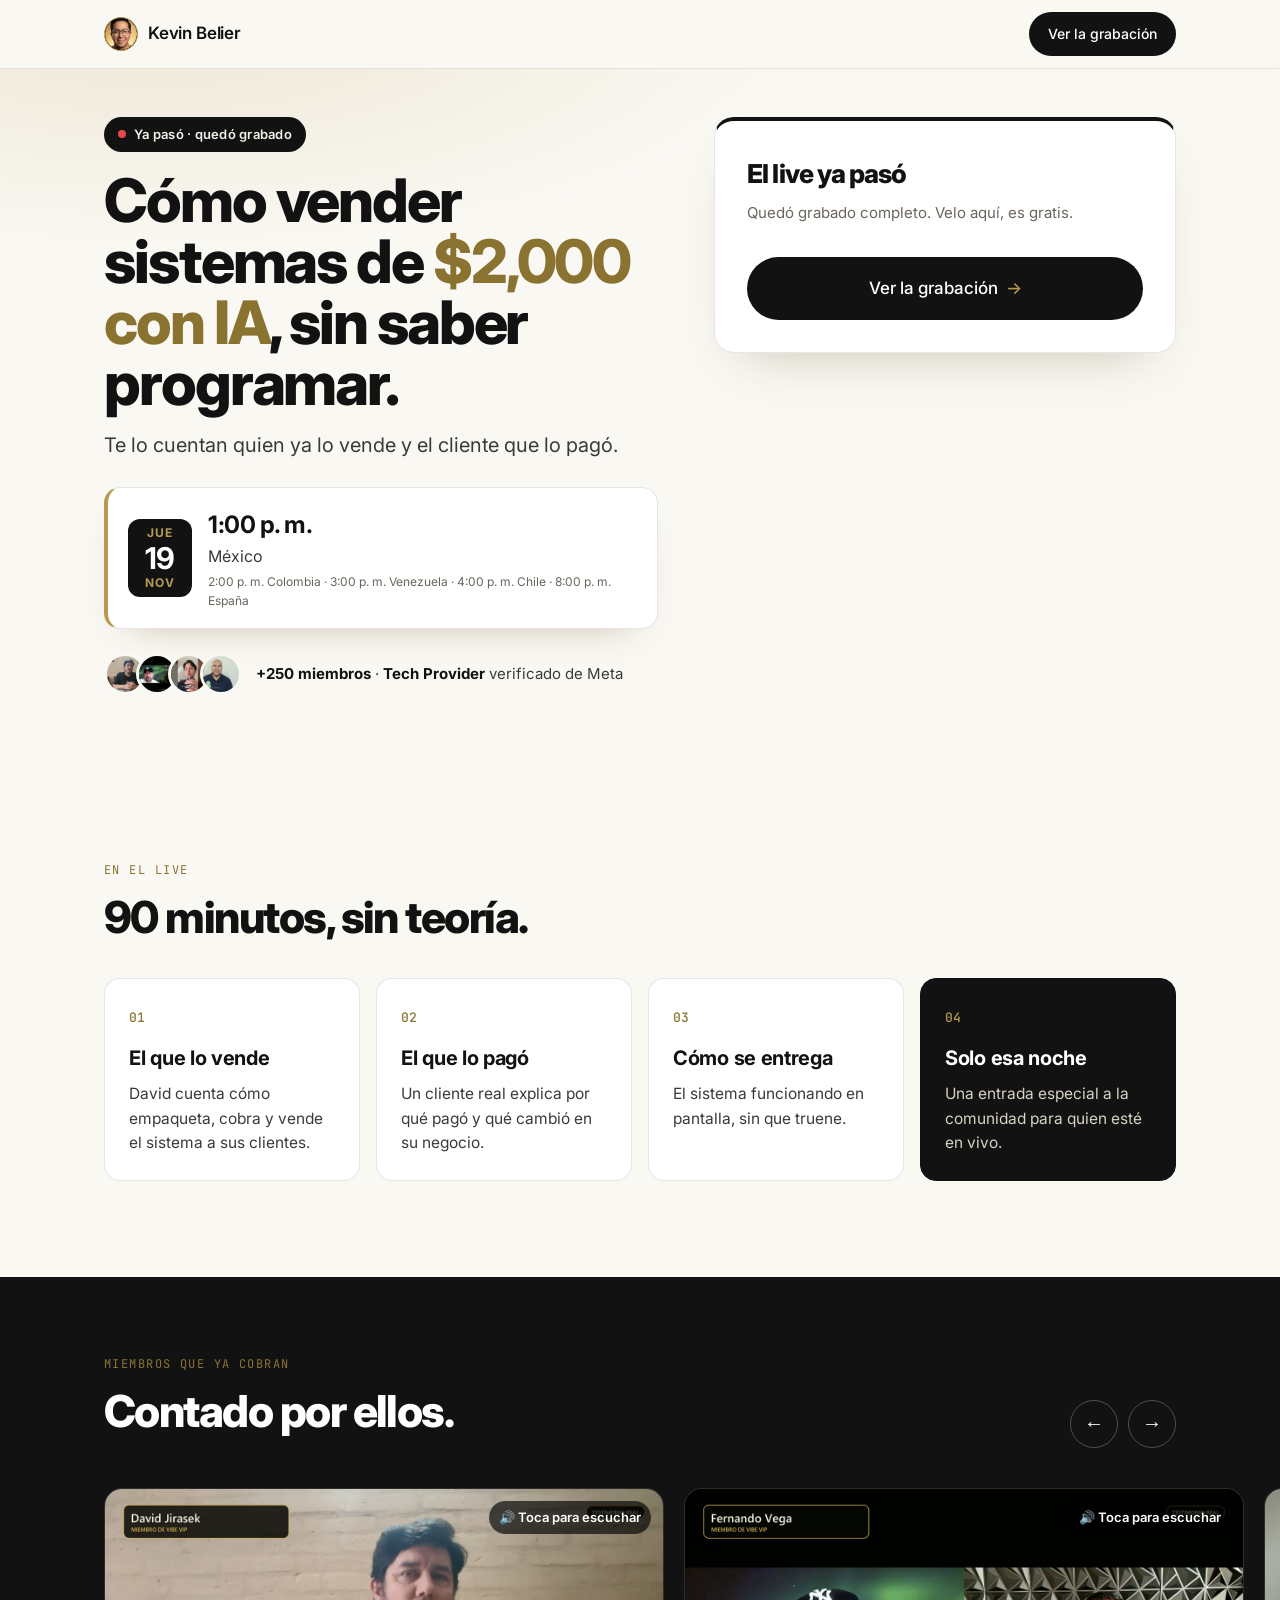
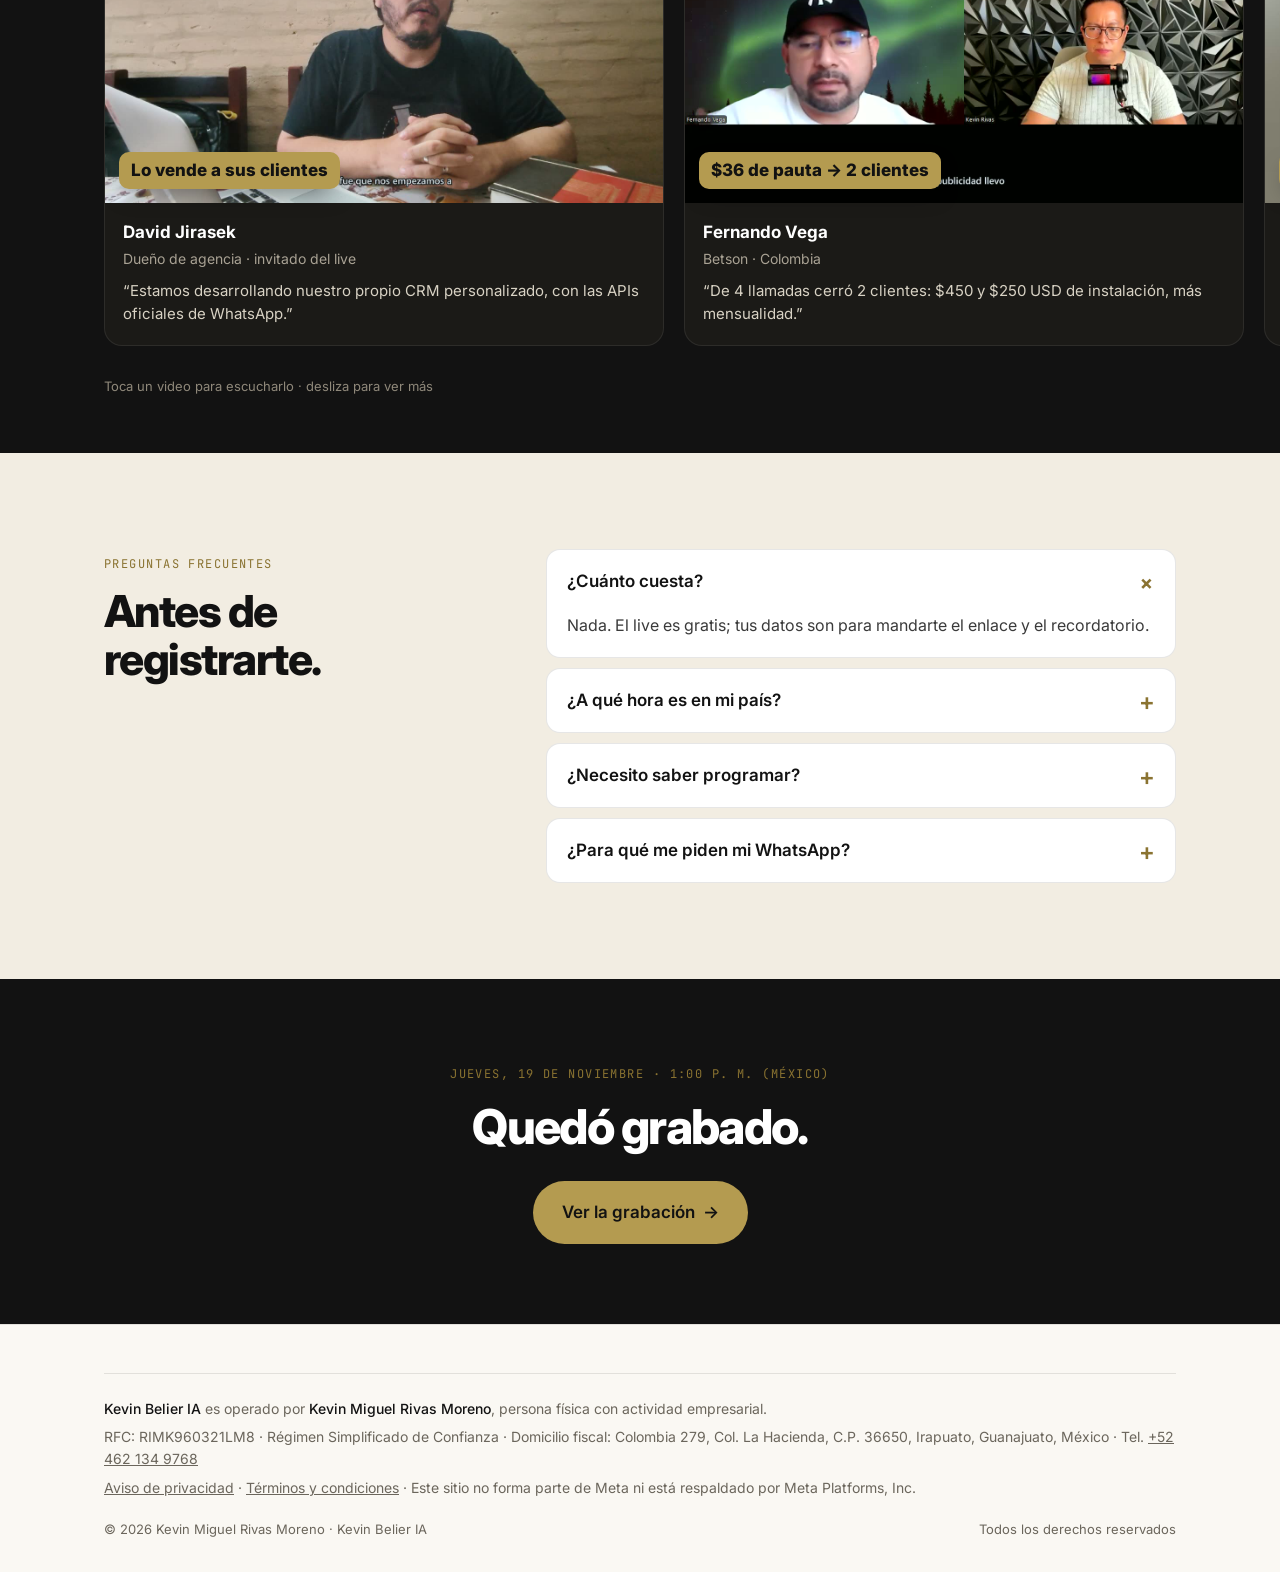
<file: live/index.html>
<!DOCTYPE html>
<html lang="es">
<head>
  <meta charset="UTF-8" />
  <meta name="viewport" content="width=device-width, initial-scale=1.0" />
  <title>Live gratis 19 de noviembre · Cómo vender sistemas de $2,000 con IA, sin saber programar</title>
  <meta name="description" content="Live gratis en YouTube el jueves 19 de noviembre: alguien que ya lo vende y el cliente que lo pagó cuentan cómo se vende un sistema de $2,000 con IA, sin saber programar." />
  <link rel="canonical" href="https://kevinbelier.cloud/live/" />
  <link rel="icon" type="image/png" sizes="32x32" href="/assets/favicon-32.png" />
  <link rel="icon" type="image/png" sizes="64x64" href="/assets/favicon-64.png" />
  <link rel="apple-touch-icon" href="/assets/apple-touch-icon.png" />

  <meta property="og:title" content="Live gratis · Cómo vender sistemas de $2,000 con IA, sin saber programar" />
  <meta property="og:description" content="Jueves 19 de noviembre en YouTube. Con quien ya lo vende y el cliente que lo pagó. Registro gratis." />
  <meta property="og:image" content="https://kevinbelier.cloud/assets/kevin.png" />
  <meta property="og:url" content="https://kevinbelier.cloud/live/" />

  <link rel="preconnect" href="https://fonts.googleapis.com" />
  <link rel="preconnect" href="https://fonts.gstatic.com" crossorigin />
  <link href="https://fonts.googleapis.com/css2?family=Inter:wght@400;500;600;700;800&family=JetBrains+Mono:wght@400;500&display=swap" rel="stylesheet" />
  <link rel="stylesheet" href="/css/site.css?v=202611091800" />
  <link rel="stylesheet" href="/css/live.css?v=202611181500" />
  <script src="/live/config.js?v=202611181500"></script>
</head>
<body class="live-page">

  <nav class="nav">
    <div class="shell nav-inner">
      <a href="/" class="brand" aria-label="Kevin Belier — inicio">
        <img class="brand-mark brand-avatar" src="/assets/kevin-avatar-96.png" alt="" width="32" height="32" />
        <span>Kevin Belier</span>
      </a>
      <a href="#registro" class="btn btn-primary btn-sm">Regístrate gratis</a>
    </div>
  </nav>

  <!-- 1 · HERO: fecha, promesa y registro -->
  <header class="lp-hero">
    <div class="shell lp-hero-grid">
      <div class="lp-hero-copy">
        <span class="lp-pill"><span class="lp-dot"></span> Live gratis · en YouTube</span>
        <h1>Cómo vender sistemas de <span class="gold">$2,000 con IA</span>, sin saber programar.</h1>
        <p class="lp-lede">Te lo cuentan quien ya lo vende y el cliente que lo pagó.</p>

        <div class="lp-date-card">
          <div class="lp-date">
            <span class="lp-date-day" data-live-day>JUE<b>19</b>NOV</span>
            <span class="lp-date-time"><b data-live-hour>1:00 p. m.</b> <span data-live-zone>México</span><small data-live-others></small></span>
          </div>
          <div class="lp-countdown" data-countdown aria-label="Tiempo para el live">
            <div><b data-cd="d">--</b><span>días</span></div>
            <div><b data-cd="h">--</b><span>horas</span></div>
            <div><b data-cd="m">--</b><span>min</span></div>
            <div><b data-cd="s">--</b><span>seg</span></div>
          </div>
        </div>

        <div class="lp-proof">
          <div class="lp-avatars" aria-hidden="true">
            <img src="/assets/testimonios/david-jirasek.jpg" alt="" style="object-position: 50% 30%" />
            <img src="/assets/testimonios/fernando-vega.jpg" alt="" style="object-position: 25% 35%" />
            <img src="/assets/testimonios/eduardo-lagos.jpg" alt="" style="object-position: 52% 20%" />
            <img src="/assets/testimonios/leopoldo-garrido.jpg" alt="" style="object-position: 77% 25%" />
          </div>
          <p><b>+250 miembros</b> · <b>Tech Provider</b> verificado de Meta</p>
        </div>
      </div>

      <aside class="form-card lp-form" id="registro">
        <h2>Aparta tu lugar gratis</h2>
        <p>Te mandamos el enlace por WhatsApp el día del live.</p>

        <form id="live-form" novalidate>
          <div class="field" data-field="name">
            <label for="f-name">Nombre</label>
            <input id="f-name" name="name" type="text" autocomplete="name" placeholder="Tu nombre" required />
            <span class="field-error"></span>
          </div>
          <div class="field" data-field="whatsapp">
            <label for="f-wa">WhatsApp (con clave de país)</label>
            <input id="f-wa" name="whatsapp" type="tel" autocomplete="tel" inputmode="tel" placeholder="+52 462 123 4567" required />
            <span class="field-error"></span>
          </div>
          <div class="field" data-field="email">
            <label for="f-email">Correo</label>
            <input id="f-email" name="email" type="email" autocomplete="email" placeholder="tu@correo.com" required />
            <span class="field-error"></span>
          </div>
          <div class="field" data-field="pais">
            <label for="f-pais">País</label>
            <select id="f-pais" name="pais" required>
              <option value="">Elige tu país</option>
              <option value="MX">México</option>
              <option value="CO">Colombia</option>
              <option value="AR">Argentina</option>
              <option value="CL">Chile</option>
              <option value="PE">Perú</option>
              <option value="EC">Ecuador</option>
              <option value="ES">España</option>
              <option value="US">Estados Unidos</option>
              <option value="VE">Venezuela</option>
              <option value="BO">Bolivia</option>
              <option value="DO">República Dominicana</option>
              <option value="GT">Guatemala</option>
              <option value="SV">El Salvador</option>
              <option value="HN">Honduras</option>
              <option value="NI">Nicaragua</option>
              <option value="CR">Costa Rica</option>
              <option value="PA">Panamá</option>
              <option value="PY">Paraguay</option>
              <option value="UY">Uruguay</option>
              <option value="OTRO">Otro</option>
            </select>
            <span class="field-error"></span>
          </div>
          <div class="field" data-field="como">
            <label for="f-como">¿Cómo te enteraste del live?</label>
            <select id="f-como" name="como" required>
              <option value="">Elige una opción</option>
              <option value="youtube">Un video de YouTube</option>
              <option value="grupo">El grupo de WhatsApp</option>
              <option value="instagram">Instagram</option>
              <option value="skool">La comunidad en Skool</option>
              <option value="anuncio">Un anuncio</option>
              <option value="referido">Me lo recomendó alguien</option>
              <option value="otro">Otro</option>
            </select>
            <span class="field-error"></span>
          </div>
          <div class="field" data-field="como_detalle" hidden>
            <label for="f-como-detalle" data-detalle-label>¿Cuál?</label>
            <input id="f-como-detalle" name="como_detalle" type="text" maxlength="120" />
            <span class="field-error"></span>
          </div>
          <div class="field" data-field="optin">
            <label class="check">
              <input name="optin" type="checkbox" required />
              <span>Acepto recibir por WhatsApp y correo la confirmación, el enlace y los recordatorios del live, conforme al <a href="/aviso-de-privacidad/" target="_blank">aviso de privacidad</a>.</span>
            </label>
            <span class="field-error"></span>
          </div>
          <div class="hp-field" aria-hidden="true">
            <label for="f-website">Sitio web (no llenar)</label>
            <input id="f-website" name="website" type="text" tabindex="-1" autocomplete="off" />
          </div>
          <button type="submit" class="btn btn-primary">Quiero mi lugar <span class="arrow">→</span></button>
          <p class="form-status" id="form-status" aria-live="polite"></p>
          <p class="form-hint">Gratis · en vivo · te das de baja cuando quieras</p>
        </form>
      </aside>
    </div>
  </header>

  <!-- 2 · QUÉ VAS A VER -->
  <section class="section" id="agenda">
    <div class="shell">
      <div class="lp-head">
        <span class="mono gold">En el live</span>
        <h2>90 minutos, sin teoría.</h2>
      </div>
      <div class="lp-cards">
        <article class="lp-card"><span class="lp-num">01</span><h3>El que lo vende</h3><p>David cuenta cómo empaqueta, cobra y vende el sistema a sus clientes.</p></article>
        <article class="lp-card"><span class="lp-num">02</span><h3>El que lo pagó</h3><p>Un cliente real explica por qué pagó y qué cambió en su negocio.</p></article>
        <article class="lp-card"><span class="lp-num">03</span><h3>Cómo se entrega</h3><p>El sistema funcionando en pantalla, sin que truene.</p></article>
        <article class="lp-card lp-card-gold"><span class="lp-num">04</span><h3>Solo esa noche</h3><p>Una entrada especial a la comunidad para quien esté en vivo.</p></article>
      </div>
    </div>
  </section>

  <!-- 3 · TESTIMONIOS: carrusel horizontal con clips en silencio -->
  <section class="lp-dark" id="casos">
    <div class="shell">
      <div class="lp-head lp-head-row">
        <div>
          <span class="mono gold">Miembros que ya cobran</span>
          <h2>Contado por ellos.</h2>
        </div>
        <div class="lp-arrows">
          <button type="button" class="lp-arrow" data-dir="-1" aria-label="Anterior">←</button>
          <button type="button" class="lp-arrow" data-dir="1" aria-label="Siguiente">→</button>
        </div>
      </div>
    </div>
    <div class="lp-track-wrap">
      <div class="lp-track" id="clips" tabindex="0" aria-label="Testimonios en video"></div>
    </div>
    <div class="shell">
      <p class="lp-hint">Toca un video para escucharlo · desliza para ver más</p>
    </div>
  </section>

  <!-- 4 · PREGUNTAS FRECUENTES -->
  <section class="section section-alt" id="faq">
    <div class="shell lp-faq-wrap">
      <div class="lp-head">
        <span class="mono gold">Preguntas frecuentes</span>
        <h2>Antes de registrarte.</h2>
      </div>
      <div class="lp-faq">
        <details open><summary>¿Cuánto cuesta?</summary><p>Nada. El live es gratis; tus datos son para mandarte el enlace y el recordatorio.</p></details>
        <details><summary>¿A qué hora es en mi país?</summary><p data-live-table>Jueves 19 de noviembre, 1:00 p. m. hora de México.</p></details>
        <details><summary>¿Necesito saber programar?</summary><p>No. De eso se trata: se vende el sistema del negocio, no el código.</p></details>
        <details><summary>¿Para qué me piden mi WhatsApp?</summary><p>Para mandarte la confirmación, el enlace y los recordatorios del live. Respondes STOP y no te escribimos más.</p></details>
      </div>
    </div>
  </section>

  <!-- 5 · CTA FINAL -->
  <section class="lp-final">
    <div class="shell">
      <span class="mono gold" data-live-longdate>Jueves 19 de noviembre · 1:00 p. m. (México)</span>
      <h2>Tu lugar es gratis.</h2>
      <div class="lp-countdown lp-countdown-lg" data-countdown aria-hidden="true">
        <div><b data-cd="d">--</b><span>días</span></div>
        <div><b data-cd="h">--</b><span>horas</span></div>
        <div><b data-cd="m">--</b><span>min</span></div>
        <div><b data-cd="s">--</b><span>seg</span></div>
      </div>
      <a href="#registro" class="btn btn-gold">Quiero mi lugar en el live <span class="arrow">→</span></a>
    </div>
  </section>

  <footer class="footer">
    <div class="shell">
      <div class="footer-legal">
        <p><strong>Kevin Belier IA</strong> es operado por <strong>Kevin Miguel Rivas Moreno</strong>, persona física con actividad empresarial.</p>
        <p>RFC: RIMK960321LM8 · Régimen Simplificado de Confianza · Domicilio fiscal: Colombia 279, Col. La Hacienda, C.P. 36650, Irapuato, Guanajuato, México · Tel. <a href="tel:+524621349768">+52 462 134 9768</a></p>
        <p><a href="/aviso-de-privacidad/">Aviso de privacidad</a> · <a href="/terminos/">Términos y condiciones</a> · Este sitio no forma parte de Meta ni está respaldado por Meta Platforms, Inc.</p>
      </div>
      <div class="footer-bottom">
        <span>© 2026 Kevin Miguel Rivas Moreno · Kevin Belier IA</span>
        <span>Todos los derechos reservados</span>
      </div>
    </div>
  </footer>

  <!-- Barra fija en celular -->
  <div class="lp-sticky" id="lp-sticky" hidden>
    <span><b>Live gratis</b> · <span data-live-short>jue 19 nov, 1 p. m.</span></span>
    <a href="#registro" class="btn btn-gold btn-sm">Regístrate</a>
  </div>

  <script src="/live/live.js?v=202611181500"></script>
</body>
</html>
</file>
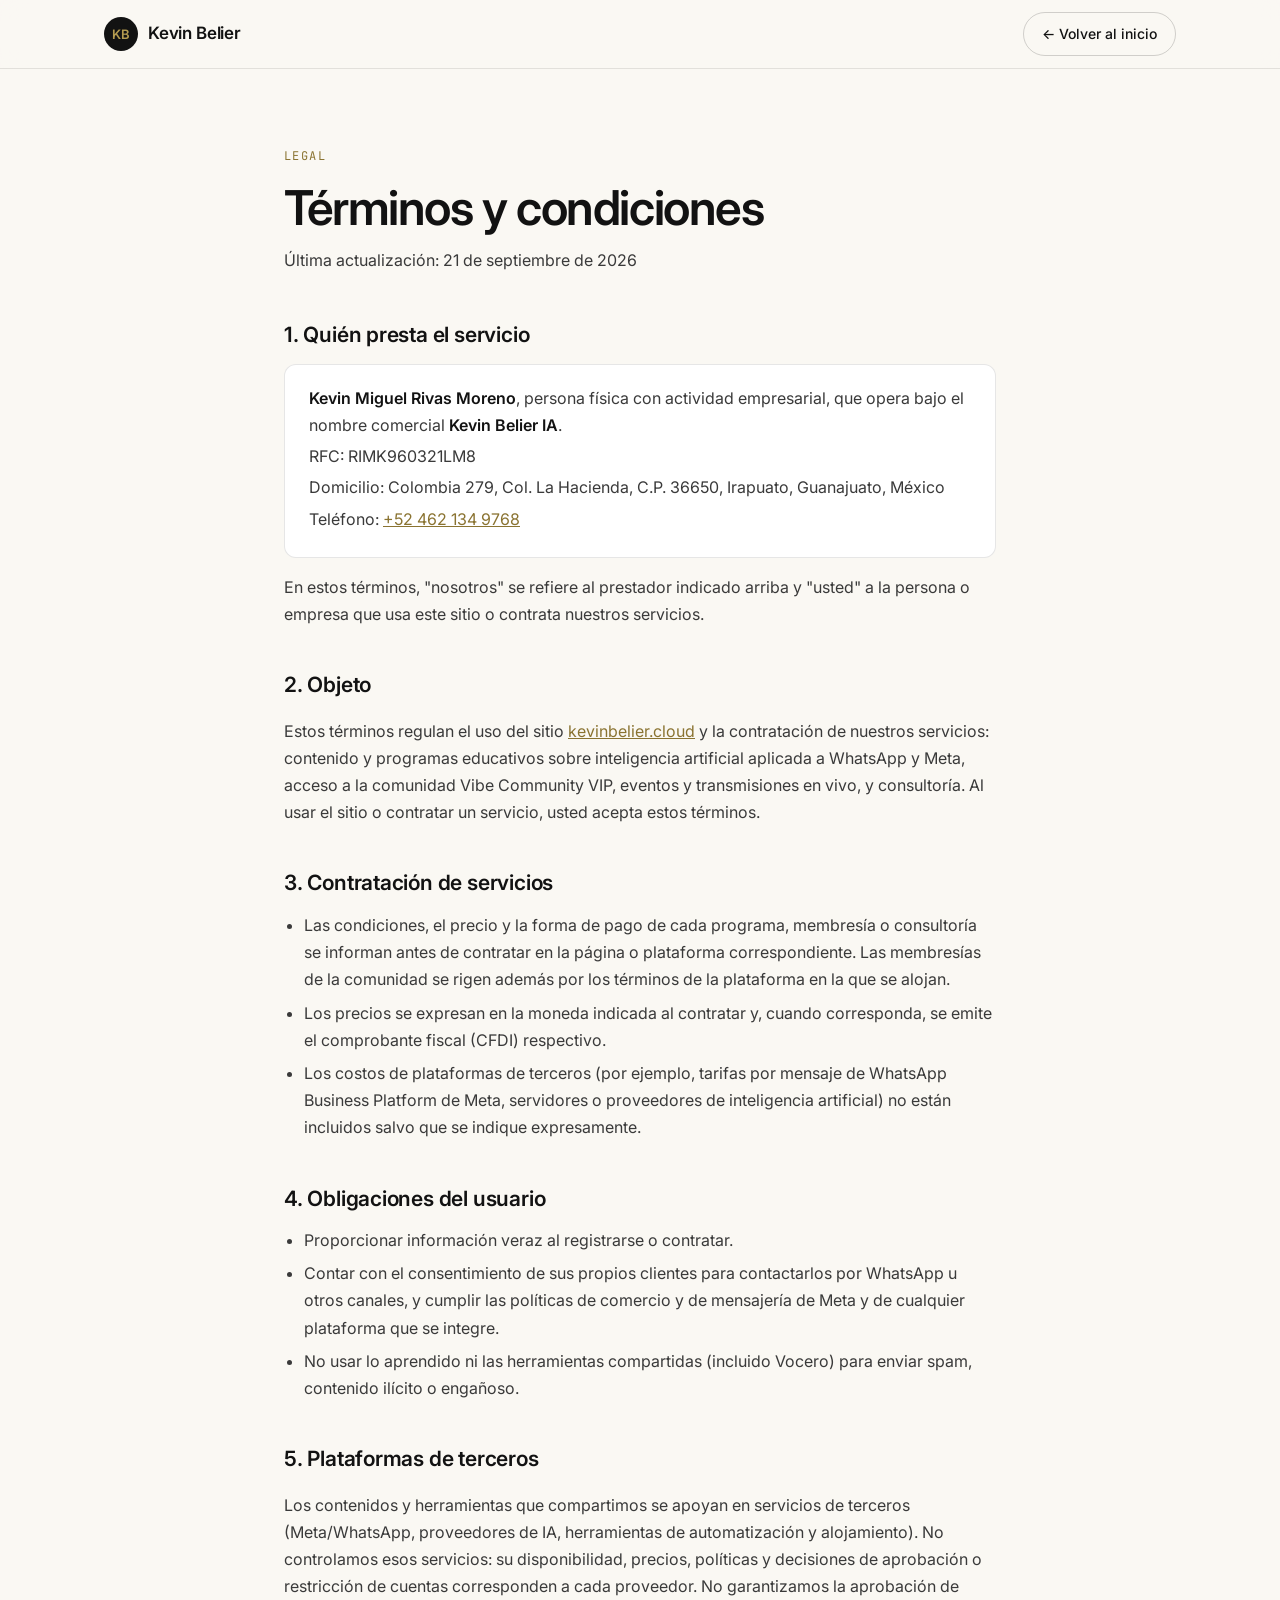
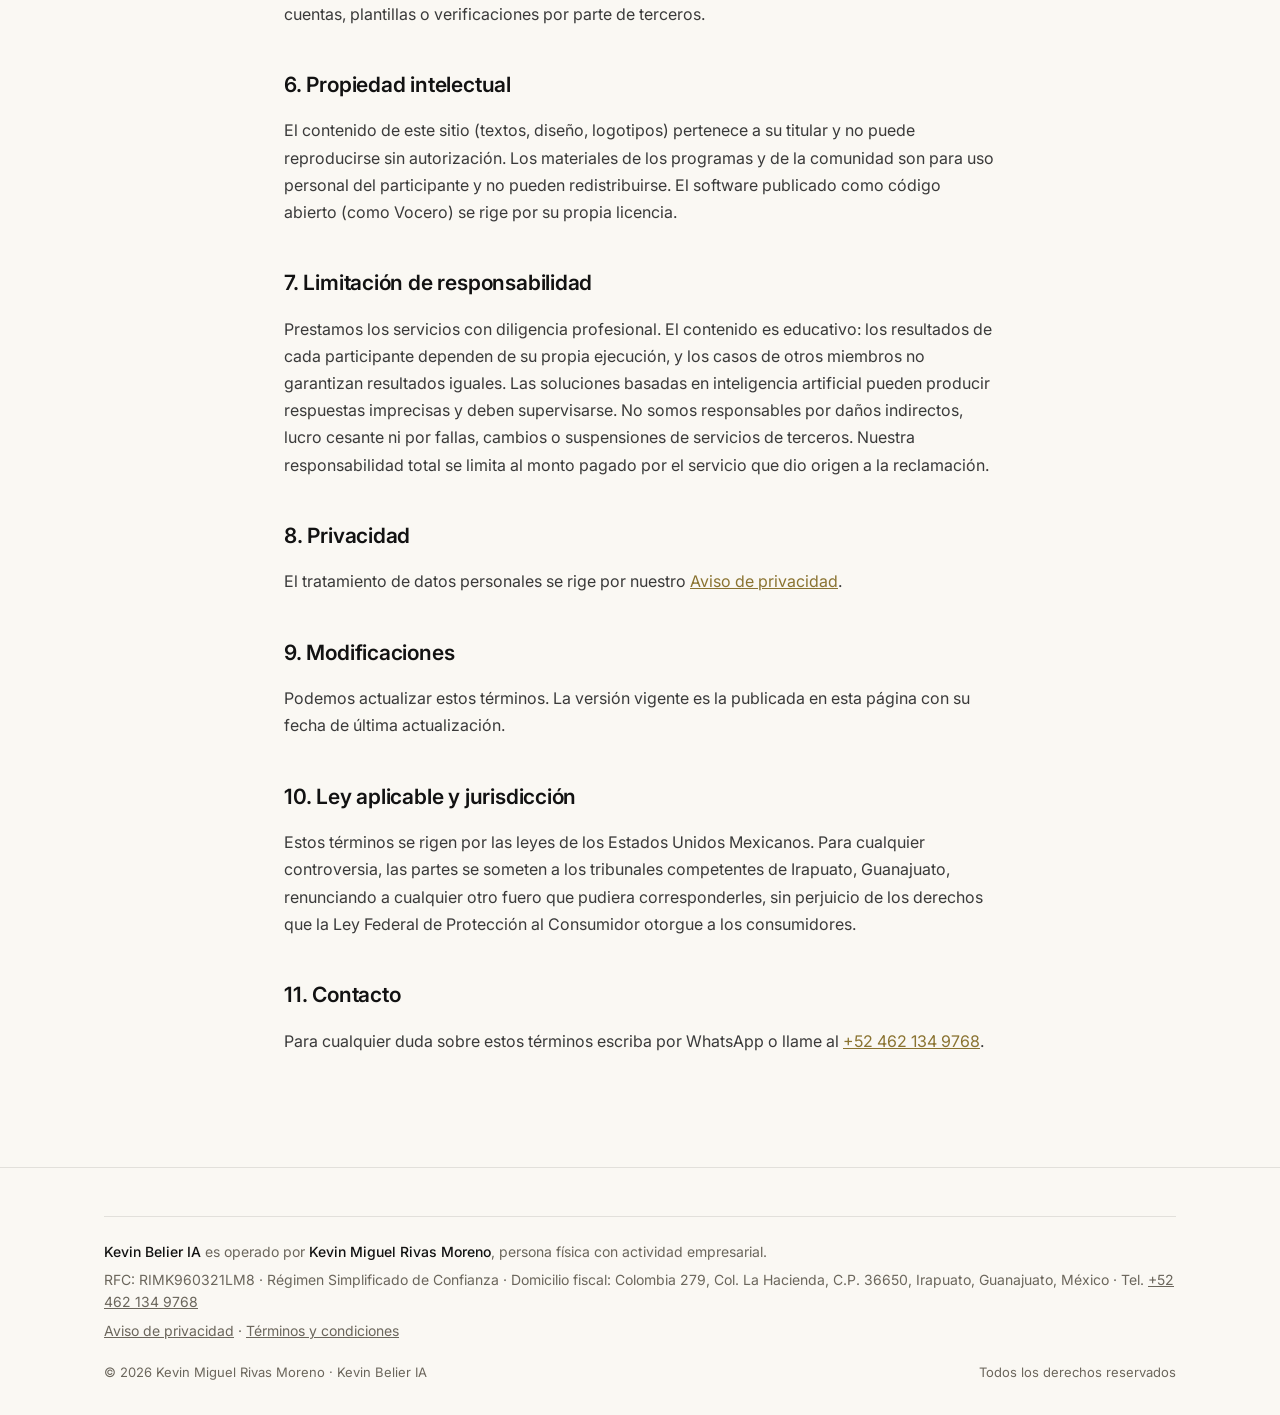
<file: terminos/index.html>
<!DOCTYPE html>
<html lang="es">
<head>
  <meta charset="UTF-8" />
  <meta name="viewport" content="width=device-width, initial-scale=1.0" />
  <meta name="description" content="Términos y condiciones de Kevin Belier IA, operado por Kevin Miguel Rivas Moreno." />
  <title>Términos y condiciones — Kevin Belier IA</title>
  <link rel="canonical" href="https://kevinbelier.cloud/terminos/" />

  <link rel="icon" href="data:image/svg+xml,%3Csvg xmlns='http://www.w3.org/2000/svg' viewBox='0 0 64 64'%3E%3Ccircle cx='32' cy='32' r='32' fill='%23121212'/%3E%3Ctext x='32' y='41' font-family='Arial,sans-serif' font-size='26' font-weight='700' fill='%23B49B50' text-anchor='middle'%3EKB%3C/text%3E%3C/svg%3E" />
  <link rel="preconnect" href="https://fonts.googleapis.com" />
  <link rel="preconnect" href="https://fonts.gstatic.com" crossorigin />
  <link href="https://fonts.googleapis.com/css2?family=Inter:wght@400;500;600&family=JetBrains+Mono:wght@400;500&display=swap" rel="stylesheet" />
  <link rel="stylesheet" href="/css/site.css?v=202609221118" />
</head>
<body>

  <nav class="nav">
    <div class="shell nav-inner">
      <a href="/" class="brand" aria-label="Kevin Belier — inicio">
        <span class="brand-mark">KB</span>
        <span>Kevin Belier</span>
      </a>
      <a href="/" class="btn btn-ghost btn-sm">← Volver al inicio</a>
    </div>
  </nav>

  <main class="legal">
    <div class="shell legal-inner">
      <span class="mono gold">Legal</span>
      <h1>Términos y condiciones</h1>
      <p class="legal-updated">Última actualización: 21 de septiembre de 2026</p>

      <h2>1. Quién presta el servicio</h2>
      <div class="legal-card">
        <p><strong>Kevin Miguel Rivas Moreno</strong>, persona física con actividad empresarial, que opera bajo el nombre comercial <strong>Kevin Belier IA</strong>.</p>
        <p>RFC: RIMK960321LM8</p>
        <p>Domicilio: Colombia 279, Col. La Hacienda, C.P. 36650, Irapuato, Guanajuato, México</p>
        <p>Teléfono: <a href="tel:+524621349768">+52 462 134 9768</a></p>
      </div>
      <p>En estos términos, "nosotros" se refiere al prestador indicado arriba y "usted" a la persona o empresa que usa este sitio o contrata nuestros servicios.</p>

      <h2>2. Objeto</h2>
      <p>Estos términos regulan el uso del sitio <a href="https://kevinbelier.cloud/">kevinbelier.cloud</a> y la contratación de nuestros servicios: contenido y programas educativos sobre inteligencia artificial aplicada a WhatsApp y Meta, acceso a la comunidad Vibe Community VIP, eventos y transmisiones en vivo, y consultoría. Al usar el sitio o contratar un servicio, usted acepta estos términos.</p>

      <h2>3. Contratación de servicios</h2>
      <ul>
        <li>Las condiciones, el precio y la forma de pago de cada programa, membresía o consultoría se informan antes de contratar en la página o plataforma correspondiente. Las membresías de la comunidad se rigen además por los términos de la plataforma en la que se alojan.</li>
        <li>Los precios se expresan en la moneda indicada al contratar y, cuando corresponda, se emite el comprobante fiscal (CFDI) respectivo.</li>
        <li>Los costos de plataformas de terceros (por ejemplo, tarifas por mensaje de WhatsApp Business Platform de Meta, servidores o proveedores de inteligencia artificial) no están incluidos salvo que se indique expresamente.</li>
      </ul>

      <h2>4. Obligaciones del usuario</h2>
      <ul>
        <li>Proporcionar información veraz al registrarse o contratar.</li>
        <li>Contar con el consentimiento de sus propios clientes para contactarlos por WhatsApp u otros canales, y cumplir las políticas de comercio y de mensajería de Meta y de cualquier plataforma que se integre.</li>
        <li>No usar lo aprendido ni las herramientas compartidas (incluido Vocero) para enviar spam, contenido ilícito o engañoso.</li>
      </ul>

      <h2>5. Plataformas de terceros</h2>
      <p>Los contenidos y herramientas que compartimos se apoyan en servicios de terceros (Meta/WhatsApp, proveedores de IA, herramientas de automatización y alojamiento). No controlamos esos servicios: su disponibilidad, precios, políticas y decisiones de aprobación o restricción de cuentas corresponden a cada proveedor. No garantizamos la aprobación de cuentas, plantillas o verificaciones por parte de terceros.</p>

      <h2>6. Propiedad intelectual</h2>
      <p>El contenido de este sitio (textos, diseño, logotipos) pertenece a su titular y no puede reproducirse sin autorización. Los materiales de los programas y de la comunidad son para uso personal del participante y no pueden redistribuirse. El software publicado como código abierto (como Vocero) se rige por su propia licencia.</p>

      <h2>7. Limitación de responsabilidad</h2>
      <p>Prestamos los servicios con diligencia profesional. El contenido es educativo: los resultados de cada participante dependen de su propia ejecución, y los casos de otros miembros no garantizan resultados iguales. Las soluciones basadas en inteligencia artificial pueden producir respuestas imprecisas y deben supervisarse. No somos responsables por daños indirectos, lucro cesante ni por fallas, cambios o suspensiones de servicios de terceros. Nuestra responsabilidad total se limita al monto pagado por el servicio que dio origen a la reclamación.</p>

      <h2>8. Privacidad</h2>
      <p>El tratamiento de datos personales se rige por nuestro <a href="/aviso-de-privacidad/">Aviso de privacidad</a>.</p>

      <h2>9. Modificaciones</h2>
      <p>Podemos actualizar estos términos. La versión vigente es la publicada en esta página con su fecha de última actualización.</p>

      <h2>10. Ley aplicable y jurisdicción</h2>
      <p>Estos términos se rigen por las leyes de los Estados Unidos Mexicanos. Para cualquier controversia, las partes se someten a los tribunales competentes de Irapuato, Guanajuato, renunciando a cualquier otro fuero que pudiera corresponderles, sin perjuicio de los derechos que la Ley Federal de Protección al Consumidor otorgue a los consumidores.</p>

      <h2>11. Contacto</h2>
      <p>Para cualquier duda sobre estos términos escriba por WhatsApp o llame al <a href="tel:+524621349768">+52 462 134 9768</a>.</p>
    </div>
  </main>

  <footer class="footer">
    <div class="shell">
      <div class="footer-legal">
        <p><strong>Kevin Belier IA</strong> es operado por <strong>Kevin Miguel Rivas Moreno</strong>, persona física con actividad empresarial.</p>
        <p>RFC: RIMK960321LM8 · Régimen Simplificado de Confianza · Domicilio fiscal: Colombia 279, Col. La Hacienda, C.P. 36650, Irapuato, Guanajuato, México · Tel. <a href="tel:+524621349768">+52 462 134 9768</a></p>
        <p><a href="/aviso-de-privacidad/">Aviso de privacidad</a> · <a href="/terminos/">Términos y condiciones</a></p>
      </div>
      <div class="footer-bottom">
        <span>© 2026 Kevin Miguel Rivas Moreno · Kevin Belier IA</span>
        <span>Todos los derechos reservados</span>
      </div>
    </div>
  </footer>

</body>
</html>
</file>
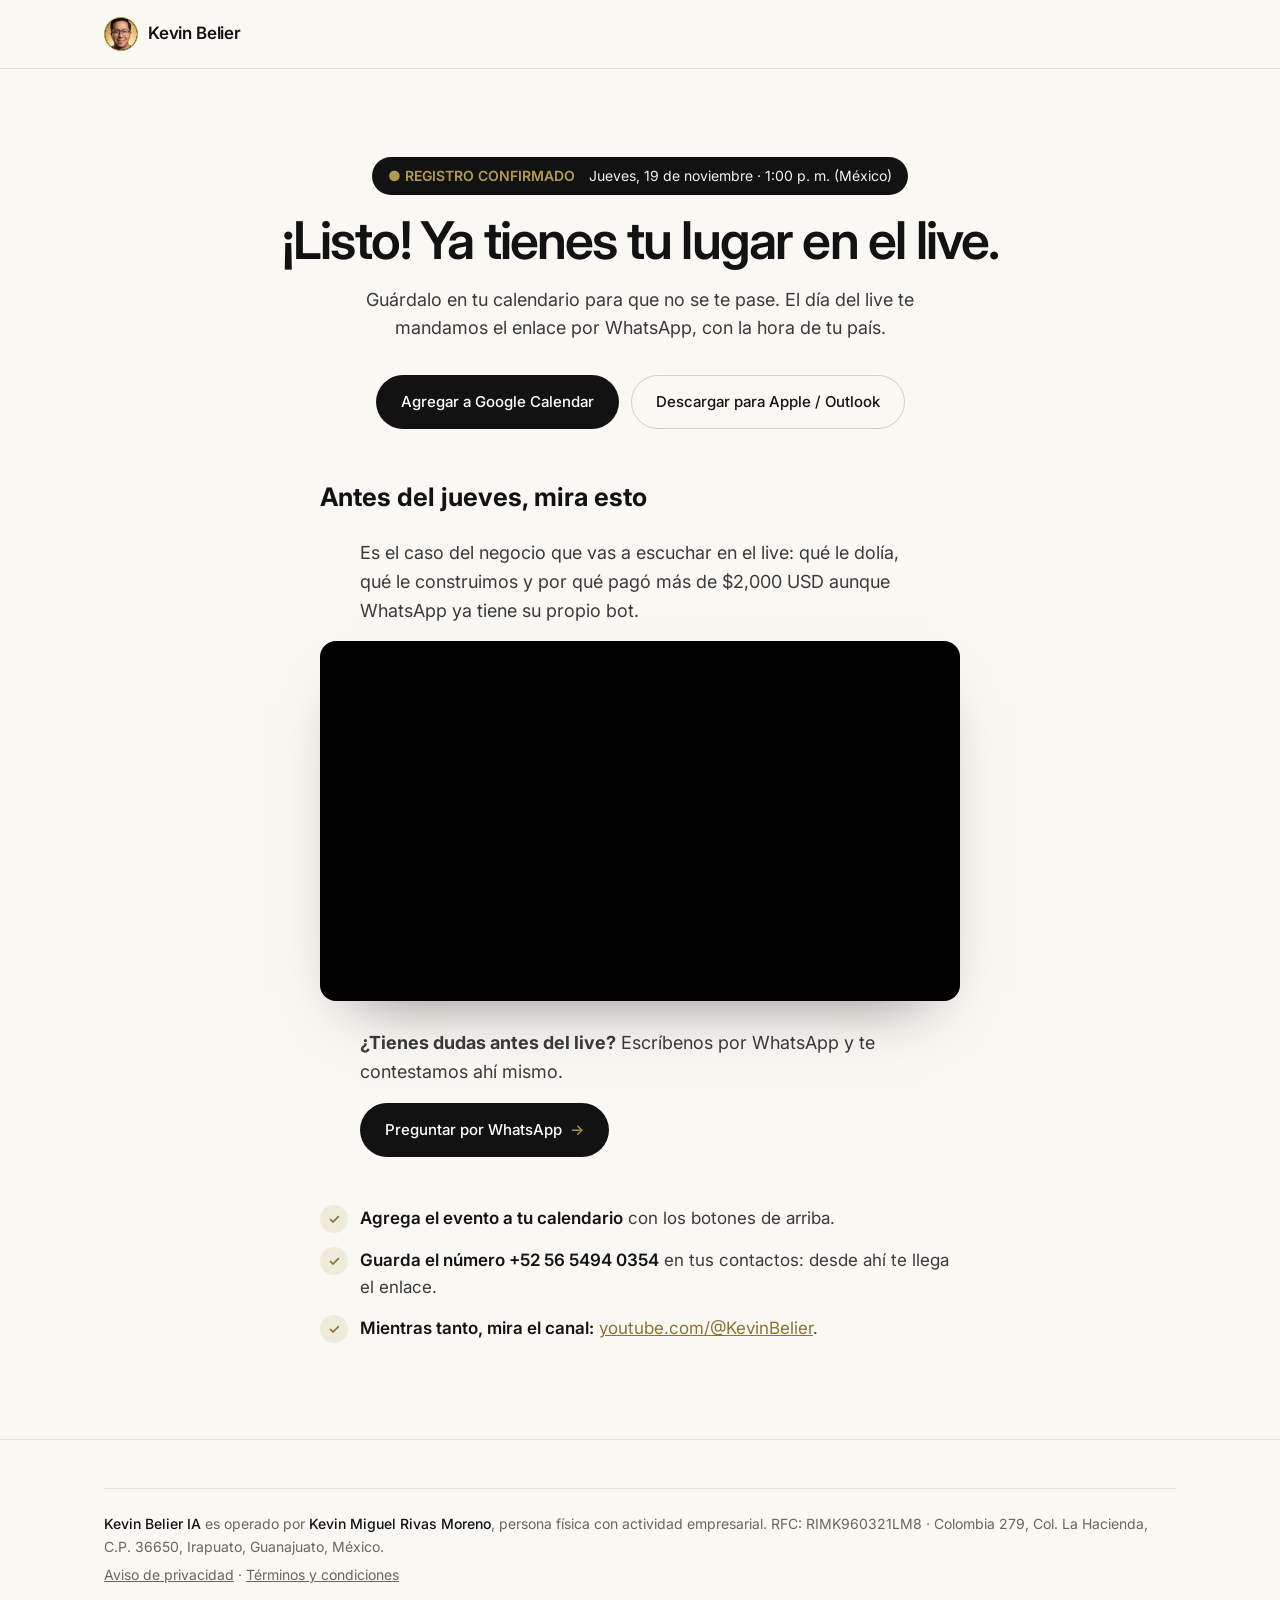
<file: live/gracias/index.html>
<!DOCTYPE html>
<html lang="es">
<head>
  <meta charset="UTF-8" />
  <meta name="viewport" content="width=device-width, initial-scale=1.0" />
  <title>¡Listo! Ya tienes tu lugar — Kevin Belier</title>
  <meta name="robots" content="noindex" />
  <link rel="icon" type="image/png" sizes="32x32" href="/assets/favicon-32.png" />
  <link rel="icon" type="image/png" sizes="64x64" href="/assets/favicon-64.png" />
  <link rel="apple-touch-icon" href="/assets/apple-touch-icon.png" />
  <link rel="preconnect" href="https://fonts.googleapis.com" />
  <link rel="preconnect" href="https://fonts.gstatic.com" crossorigin />
  <link href="https://fonts.googleapis.com/css2?family=Inter:wght@400;500;600&family=JetBrains+Mono:wght@400;500&display=swap" rel="stylesheet" />
  <link rel="stylesheet" href="/css/site.css?v=202611091800" />
  <script src="/live/config.js?v=202611181500"></script>
</head>
<body>

  <nav class="nav">
    <div class="shell nav-inner">
      <a href="/" class="brand" aria-label="Kevin Belier — inicio">
        <img class="brand-mark brand-avatar" src="/assets/kevin-avatar-96.png" alt="" width="32" height="32" />
        <span>Kevin Belier</span>
      </a>
    </div>
  </nav>

  <main class="thanks">
    <div class="shell">
      <span class="live-date"><b>● REGISTRO CONFIRMADO</b> <span data-live-longdate>Jueves 19 de noviembre</span></span>
      <h1><span id="thanks-name">¡Listo!</span> Ya tienes tu lugar en el live.</h1>
      <p>Guárdalo en tu calendario para que no se te pase. El día del live te mandamos el enlace por WhatsApp, con la hora de tu país.</p>
      <div id="calendar-actions"></div>

      <div class="thanks-steps">
        <h2>Antes del jueves, mira esto</h2>
        <p>Es el caso del negocio que vas a escuchar en el live: qué le dolía, qué le construimos y por qué pagó más de $2,000 USD aunque WhatsApp ya tiene su propio bot.</p>
        <div class="vsl"><iframe src="https://www.youtube-nocookie.com/embed/CeVhj8BMeFE?rel=0" title="Por qué este negocio me pagó más de $2,000 USD" loading="lazy" allow="accelerometer; autoplay; clipboard-write; encrypted-media; gyroscope; picture-in-picture" allowfullscreen></iframe></div>
        <p><strong>¿Tienes dudas antes del live?</strong> Escríbenos por WhatsApp y te contestamos ahí mismo.</p>
        <p><a class="btn btn-primary" id="wa-dudas" href="https://wa.me/525654940354?text=Hola%2C%20me%20registr%C3%A9%20al%20live%20del%2019%20y%20tengo%20una%20duda" target="_blank" rel="noopener">Preguntar por WhatsApp <span class="arrow">→</span></a></p>
      </div>

      <div class="thanks-steps">
        <ul class="agenda">
          <li><span><strong>Agrega el evento a tu calendario</strong> con los botones de arriba.</span></li>
          <li><span><strong>Guarda el número +52 56 5494 0354</strong> en tus contactos: desde ahí te llega el enlace.</span></li>
          <li><span><strong>Mientras tanto, mira el canal:</strong> <a class="gold" href="https://www.youtube.com/@KevinBelier" target="_blank" rel="noopener">youtube.com/@KevinBelier</a>.</span></li>
        </ul>
      </div>
    </div>
  </main>

  <footer class="footer">
    <div class="shell">
      <div class="footer-legal">
        <p><strong>Kevin Belier IA</strong> es operado por <strong>Kevin Miguel Rivas Moreno</strong>, persona física con actividad empresarial. RFC: RIMK960321LM8 · Colombia 279, Col. La Hacienda, C.P. 36650, Irapuato, Guanajuato, México.</p>
        <p><a href="/aviso-de-privacidad/">Aviso de privacidad</a> · <a href="/terminos/">Términos y condiciones</a></p>
      </div>
    </div>
  </footer>

  <script>
    try { var n = sessionStorage.getItem('live_name'); if (n) document.getElementById('thanks-name').textContent = '¡Listo, ' + n + '!'; } catch (e) {}
  </script>
  <script src="/live/live.js?v=202611181500"></script>
</body>
</html>
</file>
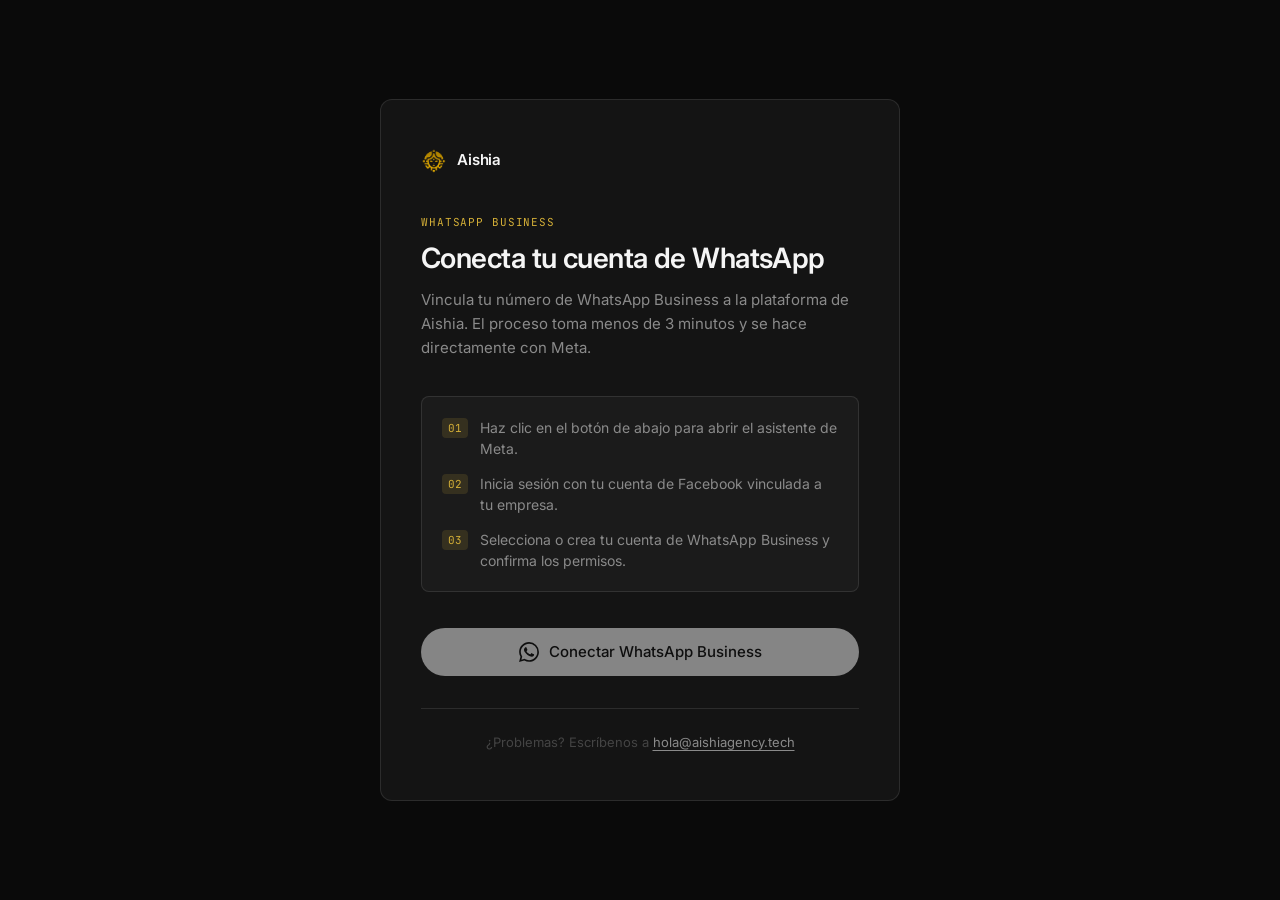
<file: embedded-whatsapp-coex.html>
<!DOCTYPE html>
<html lang="es">
<head>
  <meta charset="UTF-8" />
  <meta name="viewport" content="width=device-width, initial-scale=1.0" />
  <meta name="robots" content="noindex, nofollow" />
  <title>Conectar WhatsApp Business — Aishia</title>

  <link rel="preconnect" href="https://fonts.googleapis.com" />
  <link rel="preconnect" href="https://fonts.gstatic.com" crossorigin />
  <link href="https://fonts.googleapis.com/css2?family=Inter:wght@400;500;600&family=JetBrains+Mono:wght@400&display=swap" rel="stylesheet" />

  <style>
    *, *::before, *::after { box-sizing: border-box; margin: 0; padding: 0; }

    :root {
      --bg:        #0A0A0A;
      --surface:   #141414;
      --line:      rgba(255,255,255,0.10);
      --text:      #F5F5F5;
      --muted:     #8A8A8A;
      --dim:       #444444;
      --gold:      #D4AF37;
      --gold-soft: rgba(212,175,55,0.14);
      --error:     #e05252;
      --success:   #4caf7d;
    }

    html { -webkit-font-smoothing: antialiased; }

    body {
      background: var(--bg);
      color: var(--text);
      font-family: 'Inter', -apple-system, sans-serif;
      font-size: 16px;
      line-height: 1.5;
      min-height: 100vh;
      display: flex;
      flex-direction: column;
      align-items: center;
      justify-content: center;
      padding: 32px 20px;
    }

    .card {
      width: 100%;
      max-width: 520px;
      background: var(--surface);
      border: 1px solid var(--line);
      border-radius: 12px;
      padding: 48px 40px;
    }

    .card-logo {
      display: flex;
      align-items: center;
      gap: 10px;
      margin-bottom: 40px;
    }

    .card-logo img { height: 26px; width: auto; }

    .card-logo-word {
      font-size: 15px;
      font-weight: 600;
      letter-spacing: -0.01em;
    }

    .card-eyebrow {
      font-family: 'JetBrains Mono', monospace;
      font-size: 11px;
      letter-spacing: 0.08em;
      color: var(--gold);
      text-transform: uppercase;
      margin-bottom: 12px;
    }

    h1 {
      font-size: 28px;
      font-weight: 600;
      letter-spacing: -0.02em;
      line-height: 1.2;
      margin-bottom: 12px;
    }

    .card-desc {
      font-size: 15px;
      color: var(--muted);
      line-height: 1.6;
      margin-bottom: 36px;
    }

    .steps {
      display: flex;
      flex-direction: column;
      gap: 14px;
      margin-bottom: 36px;
      padding: 20px;
      background: rgba(255,255,255,0.03);
      border: 1px solid var(--line);
      border-radius: 8px;
    }

    .step {
      display: flex;
      align-items: flex-start;
      gap: 12px;
      font-size: 14px;
      color: var(--muted);
      line-height: 1.5;
    }

    .step-num {
      font-family: 'JetBrains Mono', monospace;
      font-size: 11px;
      color: var(--gold);
      background: var(--gold-soft);
      border-radius: 4px;
      padding: 2px 6px;
      flex-shrink: 0;
      margin-top: 1px;
    }

    .btn-wa {
      display: inline-flex;
      align-items: center;
      justify-content: center;
      gap: 10px;
      width: 100%;
      padding: 14px 24px;
      background: var(--text);
      color: var(--bg);
      border: none;
      border-radius: 999px;
      font-family: 'Inter', sans-serif;
      font-size: 15px;
      font-weight: 500;
      cursor: pointer;
      transition: background 180ms ease, opacity 180ms ease;
    }

    .btn-wa:hover { background: var(--gold); }
    .btn-wa:disabled { opacity: 0.5; cursor: not-allowed; }

    .btn-wa svg { width: 20px; height: 20px; flex-shrink: 0; }

    .status-box {
      margin-top: 20px;
      padding: 14px 16px;
      border-radius: 8px;
      font-size: 14px;
      line-height: 1.5;
      display: none;
    }

    .status-box.visible { display: block; }
    .status-box.loading { background: rgba(255,255,255,0.04); border: 1px solid var(--line); color: var(--muted); }
    .status-box.success { background: rgba(76,175,125,0.10); border: 1px solid rgba(76,175,125,0.3); color: var(--success); }
    .status-box.error   { background: rgba(224,82,82,0.10);  border: 1px solid rgba(224,82,82,0.3);  color: var(--error); }

    .status-title { font-weight: 500; margin-bottom: 4px; }
    .status-sub   { font-size: 13px; opacity: 0.8; }

    .card-footer {
      margin-top: 32px;
      padding-top: 24px;
      border-top: 1px solid var(--line);
      font-size: 13px;
      color: var(--dim);
      text-align: center;
    }

    .card-footer a { color: var(--muted); text-decoration: underline; text-underline-offset: 3px; }

    @media (max-width: 560px) {
      .card { padding: 32px 24px; }
    }
  </style>
</head>
<body>

  <div class="card">
    <div class="card-logo">
      <img src="assets/logo.png" alt="Aishia" />
      <span class="card-logo-word">Aishia</span>
    </div>

    <p class="card-eyebrow">WhatsApp Business</p>
    <h1>Conecta tu cuenta de WhatsApp</h1>
    <p class="card-desc">
      Vincula tu número de WhatsApp Business a la plataforma de Aishia. El proceso toma menos de 3 minutos y se hace directamente con Meta.
    </p>

    <div class="steps">
      <div class="step">
        <span class="step-num">01</span>
        <span>Haz clic en el botón de abajo para abrir el asistente de Meta.</span>
      </div>
      <div class="step">
        <span class="step-num">02</span>
        <span>Inicia sesión con tu cuenta de Facebook vinculada a tu empresa.</span>
      </div>
      <div class="step">
        <span class="step-num">03</span>
        <span>Selecciona o crea tu cuenta de WhatsApp Business y confirma los permisos.</span>
      </div>
    </div>

    <button class="btn-wa" id="waBtn" disabled>
      <svg viewBox="0 0 24 24" fill="currentColor" xmlns="http://www.w3.org/2000/svg">
        <path d="M17.472 14.382c-.297-.149-1.758-.867-2.03-.967-.273-.099-.471-.148-.67.15-.197.297-.767.966-.94 1.164-.173.199-.347.223-.644.075-.297-.15-1.255-.463-2.39-1.475-.883-.788-1.48-1.761-1.653-2.059-.173-.297-.018-.458.13-.606.134-.133.298-.347.446-.52.149-.174.198-.298.298-.497.099-.198.05-.371-.025-.52-.075-.149-.669-1.612-.916-2.207-.242-.579-.487-.5-.669-.51-.173-.008-.371-.01-.57-.01-.198 0-.52.074-.792.372-.272.297-1.04 1.016-1.04 2.479 0 1.462 1.065 2.875 1.213 3.074.149.198 2.096 3.2 5.077 4.487.709.306 1.262.489 1.694.625.712.227 1.36.195 1.871.118.571-.085 1.758-.719 2.006-1.413.248-.694.248-1.289.173-1.413-.074-.124-.272-.198-.57-.347m-5.421 7.403h-.004a9.87 9.87 0 01-5.031-1.378l-.361-.214-3.741.982.998-3.648-.235-.374a9.86 9.86 0 01-1.51-5.26c.001-5.45 4.436-9.884 9.888-9.884 2.64 0 5.122 1.03 6.988 2.898a9.825 9.825 0 012.893 6.994c-.003 5.45-4.437 9.884-9.885 9.884m8.413-18.297A11.815 11.815 0 0012.05 0C5.495 0 .16 5.335.157 11.892c0 2.096.547 4.142 1.588 5.945L.057 24l6.305-1.654a11.882 11.882 0 005.683 1.448h.005c6.554 0 11.89-5.335 11.893-11.893a11.821 11.821 0 00-3.48-8.413z"/>
      </svg>
      Conectar WhatsApp Business
    </button>

    <div class="status-box" id="statusBox">
      <p class="status-title" id="statusTitle"></p>
      <p class="status-sub" id="statusSub"></p>
    </div>

    <p class="card-footer">
      ¿Problemas? Escríbenos a <a href="mailto:hola@aishiagency.tech">hola@aishiagency.tech</a>
    </p>
  </div>

  <script>
  (function() {
    const CLIENT_ID      = new URLSearchParams(location.search).get('client') || '';
    const APP_ID         = '1340668077733223';
    const CONFIG_ID      = '25055190914137251';
    const WEBHOOK_CODE   = 'https://nprod.aishiagency.tech/webhook/whatsapp-login-code-7f3a9c';
    const WEBHOOK_EVENTS = 'https://nprod.aishiagency.tech/webhook/whatsapp-onboarding-finish-7f3a9c';
    const SECRET_HEADER  = { 'x-aishia-secret': 'k9Fh2+zPq1LwX7mQjR5tZy8vN0aB3cD4eFh6gH7iJ8kL9mN0oPqR' };

    const btn       = document.getElementById('waBtn');
    const statusBox = document.getElementById('statusBox');
    const statusTitle = document.getElementById('statusTitle');
    const statusSub   = document.getElementById('statusSub');

    function setStatus(type, title, sub) {
      statusBox.className = 'status-box visible ' + type;
      statusTitle.textContent = title;
      statusSub.textContent   = sub || '';
    }

    async function postToN8n(url, payload) {
      try {
        await fetch(url, {
          method:  'POST',
          headers: { 'Content-Type': 'application/json', ...SECRET_HEADER },
          body:    JSON.stringify(payload),
        });
      } catch (_) { /* non-blocking */ }
    }

    /* Listen for intermediate WA_EMBEDDED_SIGNUP events from Meta iframe */
    window.addEventListener('message', async function(event) {
      if (!event.origin.endsWith('facebook.com')) return;
      let data;
      try { data = JSON.parse(event.data); } catch (_) { return; }
      if (data.type === 'WA_EMBEDDED_SIGNUP') {
        await postToN8n(WEBHOOK_EVENTS, {
          client:         CLIENT_ID,
          embedded_event: data,
          received_at:    new Date().toISOString(),
        });
      }
    });

    function fbLoginCallback(response) {
      if (response.authResponse && response.authResponse.code) {
        setStatus('loading', 'Conectando…', 'Estamos registrando tu cuenta de WhatsApp. Esto solo toma un momento.');
        postToN8n(WEBHOOK_CODE, {
          client:      CLIENT_ID,
          code:        response.authResponse.code,
          received_at: new Date().toISOString(),
        }).then(() => {
          setStatus('success', '¡Cuenta conectada!', 'Tu WhatsApp Business quedó vinculado correctamente. Puedes cerrar esta ventana.');
          btn.disabled = true;
        });
      } else {
        setStatus('error',
          response.status === 'unknown' ? 'Proceso cancelado' : 'No se pudo conectar',
          'Cierra esta ventana e inténtalo de nuevo, o contáctanos si el problema persiste.'
        );
        postToN8n(WEBHOOK_EVENTS, {
          client:      CLIENT_ID,
          embedded_event: { type: 'WA_EMBEDDED_SIGNUP', error: response },
          received_at: new Date().toISOString(),
        });
      }
    }

    btn.addEventListener('click', function() {
      window.FB.login(fbLoginCallback, {
        config_id:                      CONFIG_ID,
        response_type:                  'code',
        override_default_response_type: true,
        extras: {
          setup:              {},
          featureType:        'whatsapp_business_app_onboarding',
          sessionInfoVersion: '3',
        },
      });
    });

    /* Load FB SDK */
    window.fbAsyncInit = function() {
      window.FB.init({
        appId:            APP_ID,
        autoLogAppEvents: true,
        xfbml:            true,
        version:          'v24.0',
      });
      btn.disabled = false;
    };

    (function() {
      const s = document.createElement('script');
      s.src         = 'https://connect.facebook.net/en_US/sdk.js';
      s.async       = true;
      s.defer       = true;
      s.crossOrigin = 'anonymous';
      document.body.appendChild(s);
    })();
  })();
  </script>

</body>
</html>
</file>
<file: css/site.css>
/* =============================================
   Kevin Belier — marca personal (fondo claro, negro + dorado)
   ============================================= */
:root {
  --bg:          #FAF8F3;
  --bg-alt:      #F2EDE2;
  --surface:     #FFFFFF;
  --ink:         #121212;
  --ink-soft:    #3A3A3A;
  --muted:       #6B665C;
  --line:        rgba(18, 18, 18, 0.10);
  --line-strong: rgba(18, 18, 18, 0.18);

  --gold:        #B49B50;   /* decorativo: bordes, fondos, íconos */
  --gold-ink:    #8A7331;   /* dorado legible sobre fondo claro */
  --gold-soft:   rgba(180, 155, 80, 0.14);

  --font-sans: 'Inter', -apple-system, BlinkMacSystemFont, 'Segoe UI', Roboto, sans-serif;
  --font-mono: 'JetBrains Mono', ui-monospace, monospace;

  --radius: 14px;
  --shell: 1120px;
  --ease: cubic-bezier(0.22, 1, 0.36, 1);
}

*, *::before, *::after { box-sizing: border-box; }
html { scroll-behavior: smooth; -webkit-text-size-adjust: 100%; }
body {
  margin: 0;
  background: var(--bg);
  color: var(--ink);
  font-family: var(--font-sans);
  font-size: 17px;
  line-height: 1.6;
  -webkit-font-smoothing: antialiased;
}
img { max-width: 100%; display: block; }
a { color: inherit; }
.shell { width: 100%; max-width: var(--shell); margin: 0 auto; padding: 0 24px; }
@media (max-width: 600px) { .shell { padding: 0 16px; } }

.mono { font-family: var(--font-mono); font-size: 12px; letter-spacing: .12em; text-transform: uppercase; }
.gold { color: var(--gold-ink); }

/* ---------- Navbar ---------- */
.nav {
  position: sticky; top: 0; z-index: 50;
  background: rgba(250, 248, 243, 0.88);
  backdrop-filter: saturate(1.4) blur(12px);
  -webkit-backdrop-filter: saturate(1.4) blur(12px);
  border-bottom: 1px solid var(--line);
}
.nav-inner { display: flex; align-items: center; justify-content: space-between; height: 68px; gap: 16px; }
.brand { display: flex; align-items: center; gap: 10px; text-decoration: none; font-weight: 600; letter-spacing: -.01em; }
.brand-mark {
  width: 34px; height: 34px; border-radius: 50%;
  display: grid; place-items: center;
  background: var(--ink); color: var(--gold);
  font-size: 13px; font-weight: 600; letter-spacing: .02em;
}
.nav-links { display: flex; align-items: center; gap: 28px; list-style: none; margin: 0; padding: 0; }
.nav-links a { text-decoration: none; font-size: 15px; color: var(--ink-soft); transition: color .2s; }
.nav-links a:hover { color: var(--ink); }
.nav-toggle { display: none; background: none; border: 0; padding: 8px; cursor: pointer; }
.nav-toggle span { display: block; width: 22px; height: 2px; background: var(--ink); margin: 5px 0; border-radius: 2px; }
@media (max-width: 860px) {
  .nav-toggle { display: block; }
  .nav-links {
    display: none; position: absolute; top: 68px; left: 0; right: 0;
    flex-direction: column; align-items: stretch; gap: 0;
    background: var(--bg); border-bottom: 1px solid var(--line); padding: 8px 16px 16px;
  }
  .nav-links.open { display: flex; }
  .nav-links a { display: block; padding: 12px 0; }
  .nav-links .btn { margin-top: 8px; text-align: center; }
}

/* ---------- Buttons ---------- */
.btn {
  display: inline-flex; align-items: center; justify-content: center; gap: 8px;
  padding: 14px 24px; border-radius: 999px;
  font-size: 15px; font-weight: 500; text-decoration: none;
  transition: transform .2s var(--ease), background .2s, color .2s, border-color .2s;
  border: 1px solid transparent; cursor: pointer;
}
.btn:hover { transform: translateY(-1px); }
.btn-primary { background: var(--ink); color: #fff; }
.btn-primary:hover { background: #000; }
.btn-primary .arrow { color: var(--gold); }
.btn-ghost { border-color: var(--line-strong); color: var(--ink); background: transparent; }
.btn-ghost:hover { border-color: var(--ink); }
.btn-sm { padding: 10px 18px; font-size: 14px; }
.nav-links .btn-primary, .nav-links .btn-primary:hover { color: #fff; }

/* ---------- Hero ---------- */
.hero { padding: 72px 0 88px; }
.hero-grid { display: grid; grid-template-columns: 1.25fr 1fr; gap: 64px; align-items: center; }
.eyebrow { display: inline-flex; align-items: center; gap: 10px; color: var(--gold-ink); }
.eyebrow::before { content: ""; width: 8px; height: 8px; border-radius: 50%; background: var(--gold); }
.hero h1 {
  font-size: clamp(38px, 5.6vw, 64px); line-height: 1.04; letter-spacing: -.035em;
  font-weight: 600; margin: 20px 0 22px;
}
.hero-lede { font-size: 19px; color: var(--ink-soft); max-width: 560px; margin: 0 0 32px; }
.hero-actions { display: flex; flex-wrap: wrap; gap: 12px; }
.hero-note { margin: 16px 0 0; font-size: 14px; color: var(--muted); }
.hero-photo { position: relative; }
.hero-photo img {
  width: 100%; aspect-ratio: 1 / 1; object-fit: cover;
  border-radius: 24px; box-shadow: 0 30px 60px -30px rgba(90, 70, 20, .45);
}
.hero-badge {
  position: absolute; left: -20px; bottom: 28px;
  background: var(--surface); border: 1px solid var(--line); border-radius: 12px;
  padding: 12px 16px; box-shadow: 0 12px 30px -16px rgba(0,0,0,.25);
  font-size: 14px; line-height: 1.35;
}
.hero-badge strong { display: block; font-size: 15px; }
.hero-badge span { color: var(--muted); }
@media (max-width: 860px) {
  .hero { padding: 40px 0 64px; }
  .hero-grid { grid-template-columns: 1fr; gap: 40px; }
  .hero-photo { max-width: 420px; }
  .hero-badge { left: 12px; }
}

/* ---------- Stats strip ---------- */
.stats { border-top: 1px solid var(--line); border-bottom: 1px solid var(--line); background: var(--bg-alt); }
.stats-grid { display: grid; grid-template-columns: repeat(3, 1fr); }
.stat { padding: 28px 24px; border-left: 1px solid var(--line); }
.stat:first-child { border-left: 0; padding-left: 0; }
.stat-num { display: block; font-size: 30px; font-weight: 600; letter-spacing: -.02em; }
.stat-label { color: var(--muted); font-size: 15px; }
@media (max-width: 700px) {
  .stats-grid { grid-template-columns: 1fr; }
  .stat, .stat:first-child { border-left: 0; border-top: 1px solid var(--line); padding: 20px 0; }
  .stat:first-child { border-top: 0; }
}

/* ---------- Sections ---------- */
.section { padding: 96px 0; }
.section-alt { background: var(--bg-alt); }
.section-head { max-width: 720px; margin-bottom: 48px; }
.section-head h2 { font-size: clamp(30px, 4vw, 42px); line-height: 1.12; letter-spacing: -.03em; font-weight: 600; margin: 14px 0 14px; }
.section-head p { color: var(--ink-soft); margin: 0; font-size: 18px; }
@media (max-width: 600px) { .section { padding: 64px 0; } }

/* ---------- Cards: qué hago ---------- */
.cards { display: grid; grid-template-columns: repeat(3, 1fr); gap: 20px; }
.card {
  background: var(--surface); border: 1px solid var(--line); border-radius: var(--radius);
  padding: 28px; display: flex; flex-direction: column; gap: 12px;
  transition: border-color .2s, transform .2s var(--ease);
}
.card:hover { border-color: var(--gold); transform: translateY(-2px); }
.card-icon {
  width: 44px; height: 44px; border-radius: 12px; display: grid; place-items: center;
  background: var(--gold-soft); color: var(--gold-ink);
}
.card-icon svg { width: 22px; height: 22px; }
.card h3 { font-size: 21px; letter-spacing: -.015em; margin: 6px 0 0; font-weight: 600; }
.card p { color: var(--ink-soft); margin: 0; font-size: 16px; flex: 1; }
.card-link { color: var(--gold-ink); font-weight: 500; text-decoration: none; font-size: 15px; }
.card-link:hover { text-decoration: underline; }
@media (max-width: 860px) { .cards { grid-template-columns: 1fr; } }

/* ---------- Ruta (3 pasos) ---------- */
.steps { display: grid; grid-template-columns: repeat(3, 1fr); gap: 0; border-top: 1px solid var(--line-strong); }
.step { padding: 28px 28px 0 0; }
.step + .step { padding-left: 28px; border-left: 1px solid var(--line); }
.step-num { color: var(--gold-ink); }
.step h3 { font-size: 20px; margin: 10px 0 8px; font-weight: 600; letter-spacing: -.01em; }
.step p { color: var(--ink-soft); margin: 0; font-size: 16px; }
.steps-cta { margin-top: 44px; display: flex; flex-wrap: wrap; align-items: center; gap: 16px; }
.steps-cta p { margin: 0; color: var(--muted); font-size: 15px; }
@media (max-width: 860px) {
  .steps { grid-template-columns: 1fr; }
  .step, .step + .step { padding: 24px 0; border-left: 0; border-bottom: 1px solid var(--line); }
}

/* ---------- Testimonio ---------- */
.testimonial {
  display: grid; grid-template-columns: 1.4fr 1fr; gap: 48px; align-items: start;
  background: var(--ink); color: #F5F2EA; border-radius: 24px; padding: 56px;
}
.testimonial blockquote { margin: 0; font-size: clamp(22px, 2.6vw, 30px); line-height: 1.3; letter-spacing: -.02em; font-weight: 500; }
.testimonial blockquote::before { content: "“"; display: block; color: var(--gold); font-size: 64px; line-height: .6; margin-bottom: 12px; }
.testimonial-author { margin-top: 24px; color: #BDB6A6; font-size: 15px; }
.testimonial-author strong { color: #fff; font-weight: 600; }
.testimonial-facts { list-style: none; margin: 0; padding: 0; display: grid; gap: 14px; }
.testimonial-facts li { border: 1px solid rgba(255,255,255,.12); border-radius: 12px; padding: 16px 18px; }
.testimonial-facts strong { display: block; color: var(--gold); font-size: 24px; letter-spacing: -.02em; font-weight: 600; }
.testimonial-facts span { color: #BDB6A6; font-size: 15px; }
@media (max-width: 860px) {
  .testimonial { grid-template-columns: 1fr; padding: 32px 24px; gap: 32px; }
}

/* ---------- Sobre mí ---------- */
.about { display: grid; grid-template-columns: 1fr 1.4fr; gap: 64px; align-items: center; }
.about-photo img { border-radius: 20px; aspect-ratio: 4 / 5; object-fit: cover; object-position: center 20%; }
.about-text p { color: var(--ink-soft); font-size: 18px; margin: 0 0 18px; }
.about-text p strong { color: var(--ink); font-weight: 600; }
.about-links { display: flex; flex-wrap: wrap; gap: 10px; margin-top: 28px; }
.agency-note {
  margin-top: 32px; padding: 18px 20px; border: 1px dashed var(--line-strong); border-radius: 12px;
  font-size: 15px; color: var(--muted);
}
.agency-note a { color: var(--gold-ink); font-weight: 500; }
@media (max-width: 860px) {
  .about { grid-template-columns: 1fr; gap: 32px; }
  .about-photo { max-width: 360px; }
}

/* ---------- CTA final ---------- */
.final-cta { text-align: center; }
.final-cta h2 { font-size: clamp(30px, 4.4vw, 48px); letter-spacing: -.03em; line-height: 1.1; margin: 14px auto 16px; max-width: 760px; font-weight: 600; }
.final-cta p { color: var(--ink-soft); max-width: 560px; margin: 0 auto 32px; font-size: 18px; }
.final-cta .hero-actions { justify-content: center; }

/* ---------- Footer ---------- */
.footer { border-top: 1px solid var(--line); padding: 48px 0 32px; font-size: 14px; color: var(--muted); }
.footer-top { display: flex; flex-wrap: wrap; justify-content: space-between; gap: 24px; margin-bottom: 28px; }
.footer-top ul { list-style: none; margin: 0; padding: 0; display: flex; flex-wrap: wrap; gap: 20px; }
.footer-top a { text-decoration: none; color: var(--ink-soft); }
.footer-top a:hover { color: var(--ink); }
.footer-legal { border-top: 1px solid var(--line); padding-top: 24px; }
.footer-legal p { margin: 0 0 6px; }
.footer-legal strong { color: var(--ink); font-weight: 500; }
.footer-legal a { color: inherit; }
.footer-bottom { display: flex; flex-wrap: wrap; justify-content: space-between; gap: 8px; margin-top: 20px; font-size: 13px; }

/* ---------- Páginas legales ---------- */
.legal { padding: 72px 0 96px; }
.legal-inner { max-width: 760px; }
.legal h1 { font-size: clamp(32px, 5vw, 48px); font-weight: 600; letter-spacing: -.03em; line-height: 1.1; margin: 14px 0 12px; }
.legal-updated { color: var(--muted); font-size: 15px; margin: 0 0 44px; }
.legal h2 { font-size: 21px; font-weight: 600; margin: 40px 0 12px; letter-spacing: -.01em; }
.legal p, .legal li { color: var(--ink-soft); font-size: 16px; line-height: 1.7; }
.legal ul { padding-left: 20px; margin: 0 0 16px; }
.legal li { margin-bottom: 6px; }
.legal strong { color: var(--ink); font-weight: 600; }
.legal a { color: var(--gold-ink); }
.legal-card { border: 1px solid var(--line); border-radius: 12px; padding: 20px 24px; background: var(--surface); margin: 0 0 16px; }
.legal-card p { margin: 0 0 4px; }

/* ---------- Reveal ---------- */
.js .reveal { opacity: 0; transform: translateY(14px); transition: opacity .7s var(--ease), transform .7s var(--ease); }
.js .reveal.in { opacity: 1; transform: none; }
@media (prefers-reduced-motion: reduce) { .reveal { opacity: 1; transform: none; transition: none; } .btn:hover, .card:hover { transform: none; } }

/* ---------- Landing del live ---------- */
.live-hero { padding: 56px 0 72px; }
.live-grid { display: grid; grid-template-columns: 1.15fr 1fr; gap: 56px; align-items: start; }
.live-date {
  display: inline-flex; flex-wrap: wrap; align-items: center; gap: 8px 14px;
  background: var(--ink); color: #F5F2EA; border-radius: 999px; padding: 8px 16px; font-size: 14px;
}
.live-date b { color: var(--gold); font-weight: 600; }
.live-hero h1 { font-size: clamp(34px, 5vw, 56px); line-height: 1.05; letter-spacing: -.035em; font-weight: 600; margin: 22px 0 18px; }
.live-hero .hero-lede { margin-bottom: 28px; }
.vsl { position: relative; aspect-ratio: 16 / 9; border-radius: 16px; overflow: hidden; background: #000; margin: 0 0 28px; box-shadow: 0 30px 60px -34px rgba(0,0,0,.5); }
.vsl iframe { position: absolute; inset: 0; width: 100%; height: 100%; border: 0; }
.agenda { list-style: none; padding: 0; margin: 0; display: grid; gap: 14px; }
.agenda li { display: grid; grid-template-columns: 28px 1fr; gap: 12px; align-items: start; color: var(--ink-soft); }
.agenda li::before {
  content: "✓"; width: 28px; height: 28px; border-radius: 50%; display: grid; place-items: center;
  background: var(--gold-soft); color: var(--gold-ink); font-weight: 600; font-size: 14px;
}
.agenda strong { color: var(--ink); font-weight: 600; }

.form-card {
  background: var(--surface); border: 1px solid var(--line); border-radius: 20px; padding: 32px;
  box-shadow: 0 24px 50px -30px rgba(90, 70, 20, .35); position: sticky; top: 92px;
}
.form-card h2 { font-size: 24px; letter-spacing: -.02em; margin: 0 0 6px; font-weight: 600; }
.form-card > p { color: var(--muted); margin: 0 0 24px; font-size: 15px; }
.field { margin-bottom: 16px; }
.field label { display: block; font-size: 14px; font-weight: 500; margin-bottom: 6px; }
.field input[type=text], .field input[type=tel], .field input[type=email] {
  width: 100%; font: inherit; font-size: 16px; padding: 13px 14px; border-radius: 10px;
  border: 1px solid var(--line-strong); background: var(--bg); color: var(--ink);
  transition: border-color .2s, box-shadow .2s;
}
.field input:focus { outline: none; border-color: var(--gold); box-shadow: 0 0 0 3px var(--gold-soft); }
.field-error { display: block; color: #A1301F; font-size: 13px; margin-top: 6px; min-height: 0; }
.has-error input { border-color: #A1301F; }
.check { display: grid; grid-template-columns: 20px 1fr; gap: 10px; align-items: start; font-size: 14px; color: var(--ink-soft); line-height: 1.5; }
.check input { width: 18px; height: 18px; margin: 2px 0 0; accent-color: var(--ink); }
.check a { color: var(--gold-ink); }
.form-card .btn { width: 100%; margin-top: 8px; padding: 16px 24px; font-size: 16px; }
.form-card .btn[disabled] { opacity: .6; cursor: wait; transform: none; }
.form-hint { color: var(--muted); font-size: 13px; margin: 14px 0 0; text-align: center; }
.form-status { font-size: 14px; margin: 12px 0 0; }
.form-status.is-error { color: #A1301F; }
.price-note { border-top: 1px solid var(--line); margin-top: 20px; padding-top: 16px; font-size: 14px; color: var(--ink-soft); }
.price-note b { color: var(--ink); }
@media (max-width: 900px) {
  .live-grid { grid-template-columns: 1fr; gap: 40px; }
  .form-card { position: static; padding: 24px 20px; }
}
.thanks { padding: 88px 0 96px; text-align: center; }
.thanks h1 { font-size: clamp(34px, 5vw, 52px); letter-spacing: -.035em; line-height: 1.08; margin: 18px auto 16px; font-weight: 600; max-width: 720px; }
.thanks p { color: var(--ink-soft); max-width: 560px; margin: 0 auto 16px; font-size: 18px; }
#calendar-actions { display: flex; flex-wrap: wrap; justify-content: center; gap: 12px; margin: 32px 0 8px; }
.thanks-steps { max-width: 640px; margin: 48px auto 0; text-align: left; }
.hp-field { position: absolute; left: -9999px; width: 1px; height: 1px; overflow: hidden; }

/* ---------- Videos (fachada de YouTube) ---------- */
.yt { position: relative; aspect-ratio: 16 / 9; background: #000; border-radius: 16px; overflow: hidden; }
.yt iframe { position: absolute; inset: 0; width: 100%; height: 100%; border: 0; }
.yt-play { position: absolute; inset: 0; width: 100%; height: 100%; padding: 0; border: 0; background: #000; cursor: pointer; }
.yt-play img { width: 100%; height: 100%; object-fit: cover; opacity: .92; transition: opacity .2s; }
.yt-play:hover img { opacity: 1; }
.yt-btn {
  position: absolute; left: 50%; top: 50%; width: 72px; height: 72px; margin: -36px 0 0 -36px;
  border-radius: 50%; background: rgba(18,18,18,.82); box-shadow: 0 10px 30px -10px rgba(0,0,0,.6);
  transition: transform .2s var(--ease), background .2s;
}
.yt-btn::after {
  content: ""; position: absolute; left: 29px; top: 23px;
  border-style: solid; border-width: 13px 0 13px 21px; border-color: transparent transparent transparent var(--gold);
}
.yt-play:hover .yt-btn { transform: scale(1.06); background: #121212; }
.vsl.yt { margin: 0 0 28px; box-shadow: 0 30px 60px -34px rgba(0,0,0,.5); }
.vt-grid { display: grid; grid-template-columns: repeat(auto-fit, minmax(280px, 1fr)); gap: 24px; }
.vt-card { background: var(--surface); border: 1px solid var(--line); border-radius: var(--radius); overflow: hidden; }
.vt-frame.yt { border-radius: 0; }
.vt-meta { padding: 16px 18px 20px; display: grid; gap: 2px; }
.vt-meta strong { font-size: 17px; }
.vt-meta span { color: var(--muted); font-size: 14px; }
.vt-meta p { margin: 8px 0 0; color: var(--ink-soft); font-size: 15px; }
@media (max-width: 600px) { .yt-btn { width: 60px; height: 60px; margin: -30px 0 0 -30px; } .yt-btn::after { left: 24px; top: 18px; border-width: 12px 0 12px 19px; } }

/* Foto de perfil en lugar de las iniciales (landing del live) */
.brand-avatar { object-fit: cover; padding: 0; border: 1.5px solid var(--gold); background: var(--ink); }
</file>
<file: css/live.css>
/* =============================================
   Landing del live — estructura de evento (fecha visible, prueba social,
   testimonios arriba en carrusel, FAQ, CTA final). Hereda tokens de site.css.
   ============================================= */
.live-page { --dark: #121212; --dark-2: #1B1A17; }
.live-page h1, .live-page h2 { letter-spacing: -.035em; }

.btn-gold { background: var(--gold); color: #121212; font-weight: 600; }
.btn-gold:hover { background: #C6AE63; }
.btn-gold .arrow { color: #121212; }

/* ---------- Hero ---------- */
.lp-hero { padding: 48px 0 64px; background:
  radial-gradient(1100px 420px at 12% -10%, rgba(180,155,80,.20), transparent 60%), var(--bg); }
.lp-hero-grid { display: grid; grid-template-columns: 1.2fr 1fr; gap: 56px; align-items: start; }
.lp-pill {
  display: inline-flex; align-items: center; gap: 8px; padding: 7px 14px; border-radius: 999px;
  background: var(--dark); color: #F5F2EA; font-size: 13px; font-weight: 600; letter-spacing: .02em;
}
.lp-dot { width: 8px; height: 8px; border-radius: 50%; background: #E5484D; box-shadow: 0 0 0 0 rgba(229,72,77,.6); animation: lp-pulse 1.6s infinite; }
@keyframes lp-pulse { 0% { box-shadow: 0 0 0 0 rgba(229,72,77,.55); } 70% { box-shadow: 0 0 0 8px rgba(229,72,77,0); } 100% { box-shadow: 0 0 0 0 rgba(229,72,77,0); } }
.lp-hero h1 { font-size: clamp(36px, 5.2vw, 60px); line-height: 1.02; font-weight: 800; margin: 18px 0 14px; }
.lp-lede { font-size: 20px; color: var(--ink-soft); margin: 0 0 26px; max-width: 540px; }

.lp-date-card {
  display: flex; flex-wrap: wrap; align-items: center; justify-content: space-between; gap: 16px 24px;
  background: var(--surface); border: 1px solid var(--line); border-left: 4px solid var(--gold);
  border-radius: 16px; padding: 18px 20px; box-shadow: 0 18px 40px -28px rgba(90,70,20,.45); max-width: 600px;
}
.lp-date { display: flex; align-items: center; gap: 16px; }
.lp-date-day {
  display: grid; justify-items: center; line-height: 1; font-size: 12px; font-weight: 700; letter-spacing: .08em;
  background: var(--dark); color: var(--gold); border-radius: 12px; padding: 8px 12px; min-width: 64px;
}
.lp-date-day b { font-size: 30px; color: #fff; margin: 4px 0; letter-spacing: -.02em; }
.lp-date-time { display: grid; font-size: 16px; color: var(--ink-soft); }
.lp-date-time b { font-size: 24px; color: var(--ink); letter-spacing: -.02em; }
.lp-date-time small { font-size: 12px; color: var(--muted); margin-top: 2px; }

.lp-countdown { display: flex; gap: 8px; }
.lp-countdown div { display: grid; justify-items: center; min-width: 52px; padding: 8px 6px; border-radius: 10px; background: var(--bg-alt); }
.lp-countdown b { font-size: 22px; font-weight: 800; font-variant-numeric: tabular-nums; line-height: 1.1; }
.lp-countdown span { font-size: 11px; color: var(--muted); text-transform: uppercase; letter-spacing: .06em; }

.lp-proof { display: flex; align-items: center; gap: 14px; margin-top: 24px; }
.lp-avatars { display: flex; flex-shrink: 0; }
.lp-avatars img { flex: 0 0 42px; width: 42px; height: 42px; border-radius: 50%; object-fit: cover; border: 3px solid var(--bg); margin-left: -10px; }
.lp-avatars img:first-child { margin-left: 0; }
.lp-proof p { margin: 0; font-size: 15px; color: var(--ink-soft); }
.lp-proof b { color: var(--ink); }

.lp-form { position: sticky; top: 88px; border-top: 4px solid var(--ink); }
.lp-form h2 { font-size: 26px; font-weight: 800; }
.lp-form .btn { font-size: 17px; padding: 17px 24px; }

@media (max-width: 900px) {
  .lp-hero { padding: 28px 0 40px; }
  .lp-hero-grid { grid-template-columns: 1fr; gap: 28px; }
  .lp-form { position: static; }
  .lp-lede { font-size: 18px; }
}
@media (max-width: 480px) {
  .lp-date-card { padding: 14px; }
  .lp-countdown div { min-width: 0; flex: 1; }
  .lp-countdown { width: 100%; }
}

.lp-thumb {
  display: block; margin: 16px 0 4px; max-width: 600px; border-radius: 16px; overflow: hidden;
  box-shadow: 0 24px 50px -28px rgba(0,0,0,.55); transition: transform .2s var(--ease);
}
.lp-thumb:hover { transform: translateY(-2px); }
.lp-thumb img { width: 100%; height: auto; display: block; aspect-ratio: 16 / 9; object-fit: cover; }
.lp-thumb + h1 { font-size: clamp(32px, 3.9vw, 46px); margin-top: 22px; }

/* ---------- Testimonios (banda oscura + carrusel) ---------- */
.lp-dark { background: var(--dark); color: #F5F2EA; padding: 72px 0 56px; }
.lp-dark h2 { color: #fff; }
.lp-head { max-width: 720px; margin-bottom: 36px; }
.lp-head h2 { font-size: clamp(30px, 4vw, 44px); line-height: 1.08; font-weight: 800; margin: 12px 0 12px; }
.lp-head p { color: var(--ink-soft); font-size: 18px; margin: 0 0 24px; }
.lp-head-row { display: flex; align-items: flex-end; justify-content: space-between; gap: 24px; max-width: none; }
.lp-arrows { display: flex; gap: 10px; flex-shrink: 0; }
.lp-arrow {
  width: 48px; height: 48px; border-radius: 50%; border: 1px solid rgba(255,255,255,.25);
  background: transparent; color: #fff; font-size: 20px; cursor: pointer; transition: background .2s, border-color .2s;
}
.lp-arrow:hover { background: rgba(255,255,255,.08); border-color: var(--gold); }

.lp-track-wrap { overflow: hidden; }
.lp-track {
  display: grid; grid-auto-flow: column; grid-auto-columns: min(560px, 44vw); gap: 20px;
  overflow-x: auto; scroll-snap-type: x mandatory; scroll-behavior: smooth; overscroll-behavior-x: contain;
  padding: 4px max(24px, calc((100vw - var(--shell)) / 2 + 24px)) 12px;
  scroll-padding: 0 max(24px, calc((100vw - var(--shell)) / 2 + 24px));
  scrollbar-width: none;
}
.lp-track::-webkit-scrollbar { display: none; }
.lp-clip { scroll-snap-align: start; background: var(--dark-2); border: 1px solid rgba(255,255,255,.08); border-radius: 18px; overflow: hidden; }
.lp-clip-media { position: relative; aspect-ratio: 16 / 9; background: #000; cursor: pointer; }
.lp-clip-media video { width: 100%; height: 100%; object-fit: cover; display: block; }
.lp-result {
  position: absolute; left: 14px; bottom: 14px; right: 14px; display: inline-flex; width: fit-content; max-width: calc(100% - 28px);
  background: var(--gold); color: #121212; font-weight: 800; font-size: 17px; line-height: 1.2;
  padding: 8px 12px; border-radius: 10px; box-shadow: 0 10px 24px -10px rgba(0,0,0,.6);
}
.lp-sound {
  position: absolute; top: 12px; right: 12px; display: inline-flex; align-items: center; gap: 6px;
  background: rgba(0,0,0,.65); color: #fff; font-size: 13px; font-weight: 600; padding: 6px 10px; border-radius: 999px;
}
.lp-clip.is-playing .lp-sound { display: none; }
.lp-clip.is-playing .lp-result { display: none; }
.lp-clip-meta { padding: 16px 18px 20px; }
.lp-clip-meta strong { font-size: 17px; color: #fff; }
.lp-clip-meta span { display: block; font-size: 14px; color: #A9A294; margin-top: 2px; }
.lp-clip-meta p { margin: 10px 0 0; font-size: 15px; color: #D8D2C4; line-height: 1.5; }
.lp-hint { font-size: 13px; color: #8F887A; margin: 18px 0 0; }
@media (max-width: 900px) {
  .lp-dark { padding: 52px 0 40px; }
  .lp-track { grid-auto-columns: 84vw; gap: 14px; padding: 4px 16px 12px; scroll-padding: 0 16px; }
  .lp-arrows { display: none; }
  .lp-result { font-size: 15px; }
}

/* ---------- Agenda ---------- */
.lp-cards { display: grid; grid-template-columns: repeat(4, 1fr); gap: 16px; }
.lp-card { background: var(--surface); border: 1px solid var(--line); border-radius: 16px; padding: 24px; }
.lp-card h3 { font-size: 20px; font-weight: 700; margin: 12px 0 8px; letter-spacing: -.015em; }
.lp-card p { margin: 0; color: var(--ink-soft); font-size: 15.5px; }
.lp-num { font-family: var(--font-mono); font-size: 13px; color: var(--gold-ink); font-weight: 500; }
.lp-card-gold { background: var(--dark); border-color: var(--dark); }
.lp-card-gold h3 { color: #fff; }
.lp-card-gold p { color: #D8D2C4; }
.lp-card-gold b { color: var(--gold); }
.lp-card-gold .lp-num { color: var(--gold); }
@media (max-width: 1000px) { .lp-cards { grid-template-columns: 1fr 1fr; } }
@media (max-width: 560px) { .lp-cards { grid-template-columns: 1fr; } }

/* ---------- VSL ---------- */
.lp-vsl-grid { display: grid; grid-template-columns: 1fr 1.5fr; gap: 48px; align-items: center; }
.lp-vsl-grid .lp-head { margin-bottom: 0; }
.lp-vsl-grid .vsl { margin: 0; }
@media (max-width: 900px) { .lp-vsl-grid { grid-template-columns: 1fr; gap: 24px; } }

/* ---------- Speaker ---------- */
.lp-speaker { display: grid; grid-template-columns: 220px 1fr; gap: 40px; align-items: center; max-width: 900px; }
.lp-speaker img { width: 220px; height: 220px; border-radius: 24px; object-fit: cover; }
.lp-speaker h2 { font-size: clamp(28px, 3.6vw, 40px); font-weight: 800; margin: 10px 0 14px; }
.lp-creds { list-style: none; padding: 0; margin: 0 0 16px; display: grid; gap: 8px; }
.lp-creds li { padding-left: 26px; position: relative; color: var(--ink-soft); }
.lp-creds li::before { content: "✓"; position: absolute; left: 0; color: var(--gold-ink); font-weight: 700; }
.lp-creds b { color: var(--ink); }
.lp-quote { font-size: 18px; font-style: italic; color: var(--ink); margin: 0; }
@media (max-width: 700px) { .lp-speaker { grid-template-columns: 1fr; gap: 20px; } .lp-speaker img { width: 140px; height: 140px; } }

/* ---------- FAQ ---------- */
.lp-faq-wrap { display: grid; grid-template-columns: 1fr 1.6fr; gap: 48px; align-items: start; }
.lp-faq { display: grid; gap: 10px; }
.lp-faq details { background: var(--surface); border: 1px solid var(--line); border-radius: 14px; padding: 0 20px; }
.lp-faq summary {
  list-style: none; cursor: pointer; padding: 18px 28px 18px 0; font-weight: 600; font-size: 17px; position: relative;
}
.lp-faq summary::-webkit-details-marker { display: none; }
.lp-faq summary::after { content: "+"; position: absolute; right: 0; top: 14px; font-size: 24px; color: var(--gold-ink); transition: transform .2s; }
.lp-faq details[open] summary::after { transform: rotate(45deg); }
.lp-faq details p { margin: 0 0 18px; color: var(--ink-soft); font-size: 16px; }
@media (max-width: 900px) { .lp-faq-wrap { grid-template-columns: 1fr; gap: 8px; } }

/* ---------- CTA final ---------- */
.lp-final { background: var(--dark); color: #fff; text-align: center; padding: 80px 0; }
.lp-final h2 { font-size: clamp(30px, 4.4vw, 48px); font-weight: 800; line-height: 1.08; margin: 14px auto 28px; max-width: 760px; color: #fff; }
.lp-countdown-lg { justify-content: center; margin: 0 0 32px; }
.lp-countdown-lg div { background: rgba(255,255,255,.07); min-width: 76px; padding: 12px 8px; }
.lp-countdown-lg b { font-size: 34px; color: #fff; }
.lp-countdown-lg span { color: #A9A294; }
.lp-final .btn { font-size: 17px; padding: 17px 28px; }

/* ---------- Barra fija (celular) ---------- */
.lp-sticky {
  position: fixed; left: 0; right: 0; bottom: 0; z-index: 60; display: flex; align-items: center; justify-content: space-between; gap: 12px;
  padding: 12px 16px calc(12px + env(safe-area-inset-bottom)); background: rgba(18,18,18,.96); color: #F5F2EA; font-size: 14px;
  box-shadow: 0 -10px 30px -12px rgba(0,0,0,.4);
}
.lp-sticky b { color: #fff; }
.lp-sticky[hidden], .live-page section[hidden], .vsl[hidden] { display: none !important; }
@media (min-width: 901px) { .lp-sticky { display: none !important; } }

/* Live 19-nov: listas desplegables con el mismo look que los campos de texto */
.field select {
  width: 100%; font: inherit; font-size: 16px; padding: 13px 40px 13px 14px; border-radius: 10px;
  border: 1px solid var(--line-strong); background-color: var(--bg); color: var(--ink);
  appearance: none; -webkit-appearance: none; cursor: pointer;
  background-image: url("data:image/svg+xml,%3Csvg xmlns='http://www.w3.org/2000/svg' width='12' height='8' viewBox='0 0 12 8'%3E%3Cpath d='M1 1l5 5 5-5' fill='none' stroke='%23B49B50' stroke-width='2'/%3E%3C/svg%3E");
  background-repeat: no-repeat; background-position: right 14px center;
  transition: border-color .2s, box-shadow .2s;
}
.field select:focus { outline: none; border-color: var(--gold); box-shadow: 0 0 0 3px var(--gold-soft); }
.has-error select { border-color: #A1301F; }
.field[hidden] { display: none; }

/* Modo en vivo (19-nov): punto rojo en la etiqueta del héroe */
.lp-dot.lp-dot-vivo { background: #e11d2e; box-shadow: 0 0 0 4px rgba(225, 29, 46, .18); }
</file>
